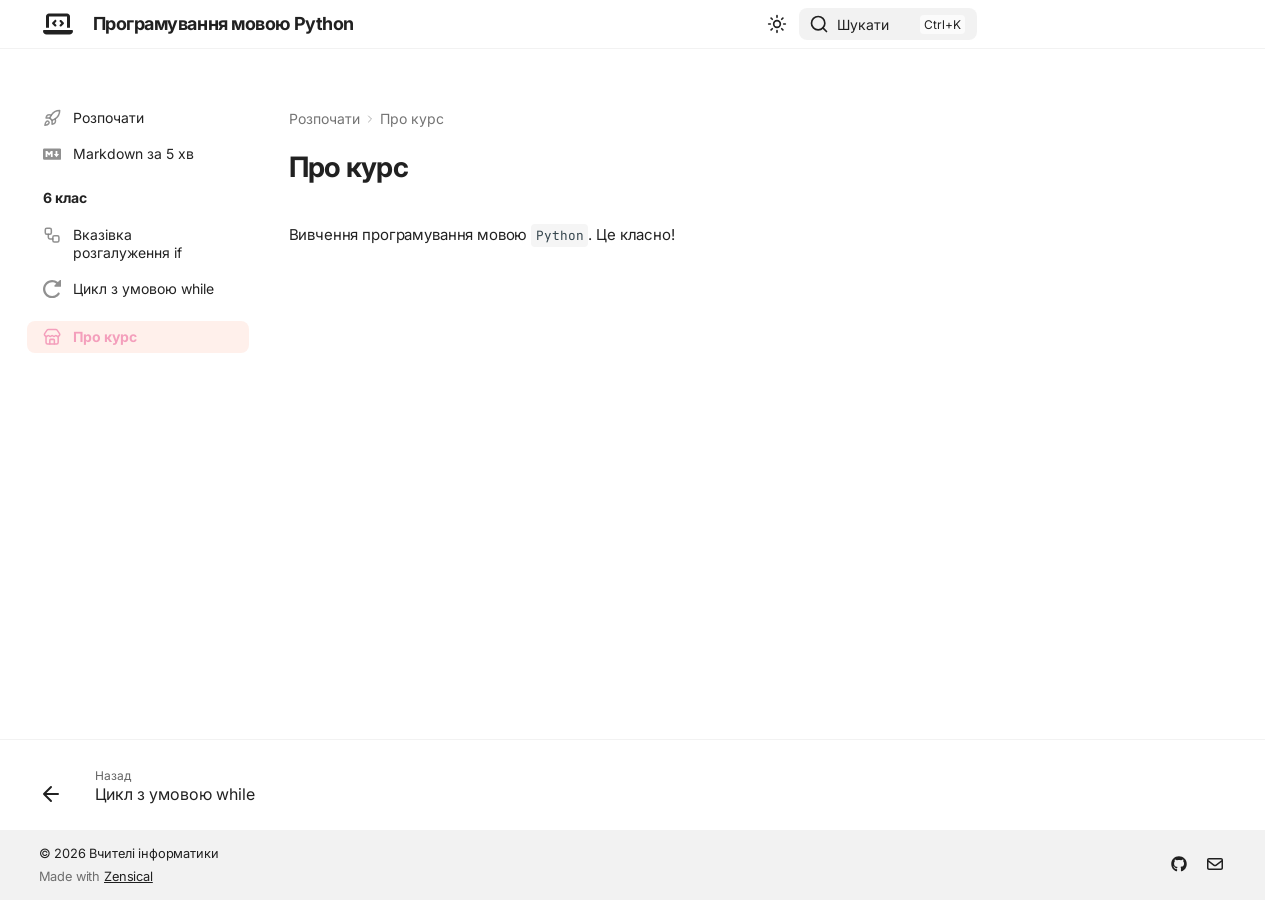
<file: about/index.html>
<!doctype html>
<html lang="uk" class="no-js">
  <head>
    
      <meta charset="utf-8">
      <meta name="viewport" content="width=device-width,initial-scale=1">
      
        <meta name="description" content="Навчальний курс">
      
      
        <meta name="author" content="Вчитель інформатики">
      
      
        <link rel="canonical" href="https://gtmizyuk.github.io/my-site1/about/">
      
      
        <link rel="prev" href="../6/while/">
      
      
      
        
      
      
      <link rel="icon" href="../assets/favicon.png">
      <meta name="generator" content="zensical-0.0.44">
    
    
      
        <title>Про курс - Програмування мовою Python</title>
      
    
    
      
        
      
      <link rel="stylesheet" href="../assets/stylesheets/modern/main.fba56155.min.css">
      
        
          
        
        <link rel="stylesheet" href="../assets/stylesheets/modern/palette.dfe2e883.min.css">
      
      
  
  
    
      
      
    
  
    
      
      
    
  
  
  <style>:root{--md-admonition-icon--info:url('data:image/svg+xml;charset=utf-8,%3Csvg%20xmlns%3D%22http%3A//www.w3.org/2000/svg%22%20viewBox%3D%220%200%20576%20512%22%3E%3C%21--%21%20Font%20Awesome%20Free%207.2.0%20by%20%40fontawesome%20-%20https%3A//fontawesome.com%20License%20-%20https%3A//fontawesome.com/license/free%20%28Icons%3A%20CC%20BY%204.0%2C%20Fonts%3A%20SIL%20OFL%201.1%2C%20Code%3A%20MIT%20License%29%20Copyright%202026%20Fonticons%2C%20Inc.--%3E%3Cpath%20fill%3D%22currentColor%22%20d%3D%22M528.3%2046.5H388.5c-48.1%200-89.9%2033.3-100.4%2080.3-10.6-47-52.3-80.3-100.4-80.3H48c-26.5%200-48%2021.5-48%2048v245.8c0%2026.5%2021.5%2048%2048%2048h89.7c102.2%200%20132.7%2024.4%20147.3%2075%20.7%202.8%205.2%202.8%206%200%2014.7-50.6%2045.2-75%20147.3-75H528c26.5%200%2048-21.5%2048-48V94.6c0-26.4-21.3-47.9-47.7-48.1M242%20311.9c0%201.9-1.5%203.5-3.5%203.5H78.2c-1.9%200-3.5-1.5-3.5-3.5V289c0-1.9%201.5-3.5%203.5-3.5h160.4c1.9%200%203.5%201.5%203.5%203.5v22.9zm0-60.9c0%201.9-1.5%203.5-3.5%203.5H78.2c-1.9%200-3.5-1.5-3.5-3.5v-22.9c0-1.9%201.5-3.5%203.5-3.5h160.4c1.9%200%203.5%201.5%203.5%203.5V251zm0-60.9c0%201.9-1.5%203.5-3.5%203.5H78.2c-1.9%200-3.5-1.5-3.5-3.5v-22.9c0-1.9%201.5-3.5%203.5-3.5h160.4c1.9%200%203.5%201.5%203.5%203.5v22.9zm259.3%20121.7c0%201.9-1.5%203.5-3.5%203.5H337.5c-1.9%200-3.5-1.5-3.5-3.5v-22.9c0-1.9%201.5-3.5%203.5-3.5h160.4c1.9%200%203.5%201.5%203.5%203.5v22.9zm0-60.9c0%201.9-1.5%203.5-3.5%203.5H337.5c-1.9%200-3.5-1.5-3.5-3.5V228c0-1.9%201.5-3.5%203.5-3.5h160.4c1.9%200%203.5%201.5%203.5%203.5v22.9zm0-60.9c0%201.9-1.5%203.5-3.5%203.5H337.5c-1.9%200-3.5-1.5-3.5-3.5v-22.8c0-1.9%201.5-3.5%203.5-3.5h160.4c1.9%200%203.5%201.5%203.5%203.5V190z%22/%3E%3C/svg%3E');--md-admonition-icon--note:url('data:image/svg+xml;charset=utf-8,%3Csvg%20xmlns%3D%22http%3A//www.w3.org/2000/svg%22%20viewBox%3D%220%200%20448%20512%22%3E%3C%21--%21%20Font%20Awesome%20Free%207.2.0%20by%20%40fontawesome%20-%20https%3A//fontawesome.com%20License%20-%20https%3A//fontawesome.com/license/free%20%28Icons%3A%20CC%20BY%204.0%2C%20Fonts%3A%20SIL%20OFL%201.1%2C%20Code%3A%20MIT%20License%29%20Copyright%202026%20Fonticons%2C%20Inc.--%3E%3Cpath%20fill%3D%22currentColor%22%20d%3D%22M64%20480c-35.3%200-64-28.7-64-64V96c0-35.3%2028.7-64%2064-64h320c35.3%200%2064%2028.7%2064%2064v213.5c0%2017-6.7%2033.3-18.7%2045.3L322.7%20461.3c-12%2012-28.3%2018.7-45.3%2018.7zm325.5-176H296c-13.3%200-24%2010.7-24%2024v93.5z%22/%3E%3C/svg%3E');}</style>



  
  
    
      
      
      
    
  
    
      
      
        
      
      
    
  
    
      
      
        
      
      
    
  
    
      
      
        
      
      
    
  
  
  <style>:root{.md-tag{--md-tag-icon:url('data:image/svg+xml;charset=utf-8,%3Csvg%20xmlns%3D%22http%3A//www.w3.org/2000/svg%22%20fill%3D%22none%22%20stroke%3D%22currentColor%22%20stroke-linecap%3D%22round%22%20stroke-linejoin%3D%22round%22%20stroke-width%3D%222%22%20class%3D%22lucide%20lucide-hash%22%20viewBox%3D%220%200%2024%2024%22%3E%3Cpath%20d%3D%22M4%209h16M4%2015h16M10%203%208%2021M16%203l-2%2018%22/%3E%3C/svg%3E');}.md-tag.md-tag--if{--md-tag-icon:url('data:image/svg+xml;charset=utf-8,%3Csvg%20xmlns%3D%22http%3A//www.w3.org/2000/svg%22%20viewBox%3D%220%200%20512%20512%22%3E%3C%21--%21%20Font%20Awesome%20Free%207.2.0%20by%20%40fontawesome%20-%20https%3A//fontawesome.com%20License%20-%20https%3A//fontawesome.com/license/free%20%28Icons%3A%20CC%20BY%204.0%2C%20Fonts%3A%20SIL%20OFL%201.1%2C%20Code%3A%20MIT%20License%29%20Copyright%202026%20Fonticons%2C%20Inc.--%3E%3Cpath%20fill%3D%22currentColor%22%20d%3D%22M342.6-22.6c-12.5-12.5-32.8-12.5-45.3%200l-96%2096c-12.5%2012.5-12.5%2032.8%200%2045.3s32.8%2012.5%2045.3%200L288%2077.3v195.9c-18.8-10.9-40.7-17.1-64-17.1H109.3l41.4-41.4c12.5-12.5%2012.5-32.8%200-45.3s-32.8-12.5-45.3%200l-96%2096c-12.5%2012.5-12.5%2032.8%200%2045.3l96%2096c12.5%2012.5%2032.8%2012.5%2045.3%200s12.5-32.8%200-45.3L109.3%20320H224c35.3%200%2064%2028.7%2064%2064%200%2070.7%2057.3%20128%20128%20128h32c17.7%200%2032-14.3%2032-32s-14.3-32-32-32h-32c-35.3%200-64-28.7-64-64V77.3l41.4%2041.4c12.5%2012.5%2032.8%2012.5%2045.3%200s12.5-32.8%200-45.3l-96-96z%22/%3E%3C/svg%3E');}.md-tag.md-tag--programming{--md-tag-icon:url('data:image/svg+xml;charset=utf-8,%3Csvg%20xmlns%3D%22http%3A//www.w3.org/2000/svg%22%20viewBox%3D%220%200%20576%20512%22%3E%3C%21--%21%20Font%20Awesome%20Free%207.2.0%20by%20%40fontawesome%20-%20https%3A//fontawesome.com%20License%20-%20https%3A//fontawesome.com/license/free%20%28Icons%3A%20CC%20BY%204.0%2C%20Fonts%3A%20SIL%20OFL%201.1%2C%20Code%3A%20MIT%20License%29%20Copyright%202026%20Fonticons%2C%20Inc.--%3E%3Cpath%20fill%3D%22currentColor%22%20d%3D%22M360.8%201.2c-17-4.9-34.7%205-39.6%2022l-128%20448c-4.9%2017%205%2034.7%2022%2039.6s34.7-5%2039.6-22l128-448c4.9-17-5-34.7-22-39.6m64.6%20136.1c-12.5%2012.5-12.5%2032.8%200%2045.3l73.4%2073.4-73.4%2073.4c-12.5%2012.5-12.5%2032.8%200%2045.3s32.8%2012.5%2045.3%200l96-96c12.5-12.5%2012.5-32.8%200-45.3l-96-96c-12.5-12.5-32.8-12.5-45.3%200zm-274.7%200c-12.5-12.5-32.8-12.5-45.3%200l-96%2096c-12.5%2012.5-12.5%2032.8%200%2045.3l96%2096c12.5%2012.5%2032.8%2012.5%2045.3%200s12.5-32.8%200-45.3L77.3%20256l73.3-73.4c12.5-12.5%2012.5-32.8%200-45.3z%22/%3E%3C/svg%3E');}.md-tag.md-tag--python{--md-tag-icon:url('data:image/svg+xml;charset=utf-8,%3Csvg%20xmlns%3D%22http%3A//www.w3.org/2000/svg%22%20viewBox%3D%220%200%20448%20512%22%3E%3C%21--%21%20Font%20Awesome%20Free%207.2.0%20by%20%40fontawesome%20-%20https%3A//fontawesome.com%20License%20-%20https%3A//fontawesome.com/license/free%20%28Icons%3A%20CC%20BY%204.0%2C%20Fonts%3A%20SIL%20OFL%201.1%2C%20Code%3A%20MIT%20License%29%20Copyright%202026%20Fonticons%2C%20Inc.--%3E%3Cpath%20fill%3D%22currentColor%22%20d%3D%22M439.8%20200.5c-7.7-30.9-22.3-54.2-53.4-54.2h-40.1v47.4c0%2036.8-31.2%2067.8-66.8%2067.8H172.7c-29.2%200-53.4%2025-53.4%2054.3v101.8c0%2029%2025.2%2046%2053.4%2054.3%2033.8%209.9%2066.3%2011.7%20106.8%200%2026.9-7.8%2053.4-23.5%2053.4-54.3v-40.7H226.2v-13.6h160.2c31.1%200%2042.6-21.7%2053.4-54.2%2011.2-33.5%2010.7-65.7%200-108.6M286.2%20444.7a20.4%2020.4%200%201%201%200-40.7%2020.4%2020.4%200%201%201%200%2040.7M167.8%20248.1h106.8c29.7%200%2053.4-24.5%2053.4-54.3V91.9c0-29-24.4-50.7-53.4-55.6-35.8-5.9-74.7-5.6-106.8.1-45.2%208-53.4%2024.7-53.4%2055.6v40.7h106.9v13.6h-147c-31.1%200-58.3%2018.7-66.8%2054.2-9.8%2040.7-10.2%2066.1%200%20108.6%207.6%2031.6%2025.7%2054.2%2056.8%2054.2H101v-48.8c0-35.3%2030.5-66.4%2066.8-66.4m-6.6-183.4a20.4%2020.4%200%201%201%200%2040.8%2020.4%2020.4%200%201%201%200-40.8%22/%3E%3C/svg%3E');}}</style>

    
    
      
    
    
      
        
        
        <link rel="preconnect" href="https://fonts.gstatic.com" crossorigin>
        <link rel="stylesheet" href="https://fonts.googleapis.com/css?family=Inter:300,300i,400,400i,500,500i,700,700i%7CJetBrains+Mono:400,400i,700,700i&amp;display=fallback">
        <style>:root{--md-text-font:"Inter";--md-code-font:"JetBrains Mono"}</style>
      
    
    
      <link rel="stylesheet" href="../stylesheets/extra.css">
    
    <script>__md_scope=new URL("..",location),__md_scope.pathname.endsWith("/")||(__md_scope=new URL(__md_scope.pathname+"/",location)),__md_hash=e=>[...e].reduce(((e,t)=>(e<<5)-e+t.charCodeAt(0)),0),__md_get=(e,t=localStorage,_=__md_scope)=>JSON.parse(t.getItem(_.pathname+"."+e)),__md_set=(e,t,_=localStorage,a=__md_scope)=>{try{_.setItem(a.pathname+"."+e,JSON.stringify(t))}catch(e){}},document.documentElement.setAttribute("data-platform",navigator.platform)</script>
    
      

    
    
  </head>
  
  
    
    
      
    
    
    
    
    <body dir="ltr" data-md-color-scheme="default" data-md-color-primary="teal" data-md-color-accent="deep-orange">
  
    
    <input class="md-toggle" data-md-toggle="drawer" type="checkbox" id="__drawer" autocomplete="off">
    <input class="md-toggle" data-md-toggle="search" type="checkbox" id="__search" autocomplete="off">
    <label class="md-overlay" for="__drawer" aria-label="Навігація"></label>
    <div data-md-component="skip">
      
        
        <a href="#_1" class="md-skip">
          Перейти до змісту
        </a>
      
    </div>
    <div data-md-component="announce">
      
    </div>
    
    
      

  

<header class="md-header md-header--shadow" data-md-component="header">
  <nav class="md-header__inner md-grid" aria-label="Хедер">
    <a href="./.." title="Програмування мовою Python" class="md-header__button md-logo" aria-label="Програмування мовою Python" data-md-component="logo">
      
  
  <svg xmlns="http://www.w3.org/2000/svg" viewBox="0 0 640 512"><!--! Font Awesome Free 7.2.0 by @fontawesome - https://fontawesome.com License - https://fontawesome.com/license/free (Icons: CC BY 4.0, Fonts: SIL OFL 1.1, Code: MIT License) Copyright 2026 Fonticons, Inc.--><path fill="currentColor" d="M64 96c0-35.3 28.7-64 64-64h384c35.3 0 64 28.7 64 64v240h-64V96H128v240H64zM0 403.2C0 392.6 8.6 384 19.2 384h601.6c10.6 0 19.2 8.6 19.2 19.2 0 42.4-34.4 76.8-76.8 76.8H76.8C34.4 480 0 445.6 0 403.2M281 209l-31 31 31 31c9.4 9.4 9.4 24.6 0 33.9s-24.6 9.4-33.9 0l-48-48c-9.4-9.4-9.4-24.6 0-33.9l48-48c9.4-9.4 24.6-9.4 33.9 0s9.4 24.6 0 33.9zm112-34 48 48c9.4 9.4 9.4 24.6 0 33.9l-48 48c-9.4 9.4-24.6 9.4-33.9 0s-9.4-24.6 0-33.9l31-31-31-31c-9.4-9.4-9.4-24.6 0-33.9s24.6-9.4 33.9 0z"/></svg>

    </a>
    <label class="md-header__button md-icon" for="__drawer" aria-label="Навігація">
      
      <svg xmlns="http://www.w3.org/2000/svg" fill="none" stroke="currentColor" stroke-linecap="round" stroke-linejoin="round" stroke-width="2" class="lucide lucide-menu" viewBox="0 0 24 24"><path d="M4 5h16M4 12h16M4 19h16"/></svg>
    </label>
    <div class="md-header__title" data-md-component="header-title">
      <div class="md-header__ellipsis">
        <div class="md-header__topic">
          <span class="md-ellipsis">
            Програмування мовою Python
          </span>
        </div>
        <div class="md-header__topic" data-md-component="header-topic">
          <span class="md-ellipsis">
            
              Про курс
            
          </span>
        </div>
      </div>
    </div>
    
      
        <form class="md-header__option" data-md-component="palette">
  
    
    
    
    <input class="md-option" data-md-color-media="none" data-md-color-scheme="default" data-md-color-primary="teal" data-md-color-accent="deep-orange"  aria-label="Увімкнути темну тему"  type="radio" name="__palette" id="__palette_0">
    
      <label class="md-header__button md-icon" title="Увімкнути темну тему" for="__palette_1" hidden>
        <svg xmlns="http://www.w3.org/2000/svg" fill="none" stroke="currentColor" stroke-linecap="round" stroke-linejoin="round" stroke-width="2" class="lucide lucide-sun" viewBox="0 0 24 24"><circle cx="12" cy="12" r="4"/><path d="M12 2v2M12 20v2M4.93 4.93l1.41 1.41M17.66 17.66l1.41 1.41M2 12h2M20 12h2M6.34 17.66l-1.41 1.41M19.07 4.93l-1.41 1.41"/></svg>
      </label>
    
  
    
    
    
    <input class="md-option" data-md-color-media="none" data-md-color-scheme="slate" data-md-color-primary="indigo" data-md-color-accent="indigo"  aria-label="Увімкнути світлу тему"  type="radio" name="__palette" id="__palette_1">
    
      <label class="md-header__button md-icon" title="Увімкнути світлу тему" for="__palette_0" hidden>
        <svg xmlns="http://www.w3.org/2000/svg" fill="none" stroke="currentColor" stroke-linecap="round" stroke-linejoin="round" stroke-width="2" class="lucide lucide-moon" viewBox="0 0 24 24"><path d="M20.985 12.486a9 9 0 1 1-9.473-9.472c.405-.022.617.46.402.803a6 6 0 0 0 8.268 8.268c.344-.215.825-.004.803.401"/></svg>
      </label>
    
  
</form>
      
    
    
      <script>var palette=__md_get("__palette");if(palette&&palette.color){if("(prefers-color-scheme)"===palette.color.media){var media=matchMedia("(prefers-color-scheme: light)"),input=document.querySelector(media.matches?"[data-md-color-media='(prefers-color-scheme: light)']":"[data-md-color-media='(prefers-color-scheme: dark)']");palette.color.media=input.getAttribute("data-md-color-media"),palette.color.scheme=input.getAttribute("data-md-color-scheme"),palette.color.primary=input.getAttribute("data-md-color-primary"),palette.color.accent=input.getAttribute("data-md-color-accent")}for(var[key,value]of Object.entries(palette.color))document.body.setAttribute("data-md-color-"+key,value)}</script>
    
    
    
      
      
        <label class="md-header__button md-icon" for="__search" aria-label="Шукати">
          
          <svg xmlns="http://www.w3.org/2000/svg" fill="none" stroke="currentColor" stroke-linecap="round" stroke-linejoin="round" stroke-width="2" class="lucide lucide-search" viewBox="0 0 24 24"><path d="m21 21-4.34-4.34"/><circle cx="11" cy="11" r="8"/></svg>
        </label>
        <div class="md-search" data-md-component="search" role="dialog" aria-label="Шукати">
  <button type="button" class="md-search__button">
    Шукати
  </button>
</div>
      
    
    <div class="md-header__source">
      
    </div>
  </nav>
  
</header>
    
    <div class="md-container" data-md-component="container">
      
      
        
          
        
      
      <main class="md-main" data-md-component="main">
        <div class="md-main__inner md-grid">
          
            
              
              <div class="md-sidebar md-sidebar--primary" data-md-component="sidebar" data-md-type="navigation" >
                <div class="md-sidebar__scrollwrap">
                  <div class="md-sidebar__inner">
                    



<nav class="md-nav md-nav--primary" aria-label="Навігація" data-md-level="0">
  <label class="md-nav__title" for="__drawer">
    <a href="./.." title="Програмування мовою Python" class="md-nav__button md-logo" aria-label="Програмування мовою Python" data-md-component="logo">
      
  
  <svg xmlns="http://www.w3.org/2000/svg" viewBox="0 0 640 512"><!--! Font Awesome Free 7.2.0 by @fontawesome - https://fontawesome.com License - https://fontawesome.com/license/free (Icons: CC BY 4.0, Fonts: SIL OFL 1.1, Code: MIT License) Copyright 2026 Fonticons, Inc.--><path fill="currentColor" d="M64 96c0-35.3 28.7-64 64-64h384c35.3 0 64 28.7 64 64v240h-64V96H128v240H64zM0 403.2C0 392.6 8.6 384 19.2 384h601.6c10.6 0 19.2 8.6 19.2 19.2 0 42.4-34.4 76.8-76.8 76.8H76.8C34.4 480 0 445.6 0 403.2M281 209l-31 31 31 31c9.4 9.4 9.4 24.6 0 33.9s-24.6 9.4-33.9 0l-48-48c-9.4-9.4-9.4-24.6 0-33.9l48-48c9.4-9.4 24.6-9.4 33.9 0s9.4 24.6 0 33.9zm112-34 48 48c9.4 9.4 9.4 24.6 0 33.9l-48 48c-9.4 9.4-24.6 9.4-33.9 0s-9.4-24.6 0-33.9l31-31-31-31c-9.4-9.4-9.4-24.6 0-33.9s24.6-9.4 33.9 0z"/></svg>

    </a>
    Програмування мовою Python
  </label>
  
  <ul class="md-nav__list" data-md-scrollfix>
    
      
      
  
  
  
  
    <li class="md-nav__item">
      <a href="./.." class="md-nav__link">
        
  
  
    <svg xmlns="http://www.w3.org/2000/svg" fill="none" stroke="currentColor" stroke-linecap="round" stroke-linejoin="round" stroke-width="2" class="lucide lucide-rocket" viewBox="0 0 24 24"><path d="M12 15v5s3.03-.55 4-2c1.08-1.62 0-5 0-5M4.5 16.5c-1.5 1.26-2 5-2 5s3.74-.5 5-2c.71-.84.7-2.13-.09-2.91a2.18 2.18 0 0 0-2.91-.09"/><path d="M9 12a22 22 0 0 1 2-3.95A12.88 12.88 0 0 1 22 2c0 2.72-.78 7.5-6 11a22.4 22.4 0 0 1-4 2z"/><path d="M9 12H4s.55-3.03 2-4c1.62-1.08 5 .05 5 .05"/></svg>
  
  <span class="md-ellipsis">
    
  
  Розпочати

    
  </span>
  
  

      </a>
    </li>
  

    
      
      
  
  
  
  
    <li class="md-nav__item">
      <a href="../markdown/" class="md-nav__link">
        
  
  
    <svg xmlns="http://www.w3.org/2000/svg" viewBox="0 0 24 24"><path d="M22.27 19.385H1.73A1.73 1.73 0 0 1 0 17.655V6.345a1.73 1.73 0 0 1 1.73-1.73h20.54A1.73 1.73 0 0 1 24 6.345v11.308a1.73 1.73 0 0 1-1.73 1.731zM5.769 15.923v-4.5l2.308 2.885 2.307-2.885v4.5h2.308V8.078h-2.308l-2.307 2.885-2.308-2.885H3.46v7.847zM21.232 12h-2.309V8.077h-2.307V12h-2.308l3.461 4.039z"/></svg>
  
  <span class="md-ellipsis">
    
  
  Markdown за 5 хв

    
  </span>
  
  

      </a>
    </li>
  

    
      
      
  
  
  
  
    
    
      
        
      
        
      
    
    
    
      
        
        
      
    
    
    <li class="md-nav__item md-nav__item--section md-nav__item--nested">
      
        
        
        <input class="md-nav__toggle md-toggle " type="checkbox" id="__nav_3" >
        
          
          <label class="md-nav__link" for="__nav_3" id="__nav_3_label" tabindex="">
            
  
  
  <span class="md-ellipsis">
    
  
  6 клас

    
  </span>
  
  

            <span class="md-nav__icon md-icon"></span>
          </label>
        
        <nav class="md-nav" data-md-level="1" aria-labelledby="__nav_3_label" aria-expanded="false">
          <label class="md-nav__title" for="__nav_3">
            <span class="md-nav__icon md-icon"></span>
            
  
  6 клас

          </label>
          <ul class="md-nav__list" data-md-scrollfix>
            
              
                
  
  
  
  
    <li class="md-nav__item">
      <a href="../6/if/" class="md-nav__link">
        
  
  
    <svg xmlns="http://www.w3.org/2000/svg" fill="none" stroke="currentColor" stroke-linecap="round" stroke-linejoin="round" stroke-width="2" class="lucide lucide-workflow" viewBox="0 0 24 24"><rect width="8" height="8" x="3" y="3" rx="2"/><path d="M7 11v4a2 2 0 0 0 2 2h4"/><rect width="8" height="8" x="13" y="13" rx="2"/></svg>
  
  <span class="md-ellipsis">
    
  
  Вказівка розгалуження if

    
  </span>
  
  

      </a>
    </li>
  

              
            
              
                
  
  
  
  
    <li class="md-nav__item">
      <a href="../6/while/" class="md-nav__link">
        
  
  
    <svg xmlns="http://www.w3.org/2000/svg" viewBox="0 0 512 512"><!--! Font Awesome Free 7.2.0 by @fontawesome - https://fontawesome.com License - https://fontawesome.com/license/free (Icons: CC BY 4.0, Fonts: SIL OFL 1.1, Code: MIT License) Copyright 2026 Fonticons, Inc.--><path fill="currentColor" d="M488 192H344c-9.7 0-18.5-5.8-22.2-14.8s-1.7-19.3 5.2-26.2l46.7-46.7C298.4 45.7 189.4 51 120.2 120.2c-75 75-75 196.5 0 271.5s196.5 75 271.5 0q12.3-12.3 21.9-26.1c10.1-14.5 30.1-18 44.6-7.9s18 30.1 7.9 44.6c-8.5 12.2-18.2 23.8-29.1 34.7-100 100-262.1 100-362 0S-25 175 75 75c94.3-94.3 243.7-99.6 344.3-16.2L471 7c6.9-6.9 17.2-8.9 26.2-5.2S512 14.3 512 24v144c0 13.3-10.7 24-24 24"/></svg>
  
  <span class="md-ellipsis">
    
  
  Цикл з умовою while

    
  </span>
  
  

      </a>
    </li>
  

              
            
          </ul>
        </nav>
      
    </li>
  

    
      
      
  
  
    
  
  
  
    
    
      
        
          
        
      
    
    
    
      
        
        
      
    
    
    <li class="md-nav__item md-nav__item--active md-nav__item--section md-nav__item--nested">
      
        
        
        <input class="md-nav__toggle md-toggle " type="checkbox" id="__nav_4" checked>
        
          
          <div class="md-nav__link md-nav__container">
            <a href="././" class="md-nav__link md-nav__link--active">
              
  
  
    <svg xmlns="http://www.w3.org/2000/svg" fill="none" stroke="currentColor" stroke-linecap="round" stroke-linejoin="round" stroke-width="2" class="lucide lucide-store" viewBox="0 0 24 24"><path d="M15 21v-5a1 1 0 0 0-1-1h-4a1 1 0 0 0-1 1v5M17.774 10.31a1.12 1.12 0 0 0-1.549 0 2.5 2.5 0 0 1-3.451 0 1.12 1.12 0 0 0-1.548 0 2.5 2.5 0 0 1-3.452 0 1.12 1.12 0 0 0-1.549 0 2.5 2.5 0 0 1-3.77-3.248l2.889-4.184A2 2 0 0 1 7 2h10a2 2 0 0 1 1.653.873l2.895 4.192a2.5 2.5 0 0 1-3.774 3.244"/><path d="M4 10.95V19a2 2 0 0 0 2 2h12a2 2 0 0 0 2-2v-8.05"/></svg>
  
  <span class="md-ellipsis">
    
  
  Про курс

    
  </span>
  
  

            </a>
            
          </div>
        
        <nav class="md-nav" data-md-level="1" aria-labelledby="__nav_4_label" aria-expanded="true">
          <label class="md-nav__title" for="__nav_4">
            <span class="md-nav__icon md-icon"></span>
            
  
  Про курс

          </label>
          <ul class="md-nav__list" data-md-scrollfix>
            
              
            
          </ul>
        </nav>
      
    </li>
  

    
  </ul>
</nav>
                  </div>
                </div>
              </div>
            
            
              
              <div class="md-sidebar md-sidebar--secondary" data-md-component="sidebar" data-md-type="toc" >
                <div class="md-sidebar__scrollwrap">
                  
                    
                    
                    
                      
                    
                    
                  
                  <div class="md-sidebar__inner">
                    


<nav class="md-nav md-nav--secondary" aria-label="Зміст">
  
  
  
    
  
  
</nav>
                  </div>
                </div>
              </div>
            
          
          
            <div class="md-content" data-md-component="content">
              
                



  


  <nav class="md-path" aria-label="Навігація" >
    <ol class="md-path__list">
      
        
  
  
    <li class="md-path__item">
      <a href="./.." class="md-path__link">
        
  
  <span class="md-ellipsis">
    Розпочати
  </span>

      </a>
    </li>
  

      
      
        
  
  
    
    
      
        
          
        
      
    
    
    
    
      <li class="md-path__item">
        <a href="././" class="md-path__link">
          
  
  <span class="md-ellipsis">
    Про курс
  </span>

        </a>
      </li>
    
  

      
    </ol>
  </nav>

              
              <article class="md-content__inner md-typeset">
                
                  

<h1 id="_1">Про курс<a class="headerlink" href="#_1" title="Permanent link">&para;</a></h1>
<p>Вивчення програмування мовою <code>Python</code>. Це класно!</p>









  
  






                
              </article>
            </div>
          
          
  <script>var tabs=__md_get("__tabs");if(Array.isArray(tabs))e:for(var set of document.querySelectorAll(".tabbed-set")){var labels=set.querySelector(".tabbed-labels");for(var tab of tabs)for(var label of labels.getElementsByTagName("label"))if(label.innerText.trim()===tab){var input=document.getElementById(label.htmlFor);input.checked=!0;continue e}}</script>

<script>var target=document.getElementById(location.hash.slice(1));target&&target.name&&(target.checked=target.name.startsWith("__tabbed_"))</script>
        </div>
        
          <button type="button" class="md-top md-icon" data-md-component="top" hidden>
  
  <svg xmlns="http://www.w3.org/2000/svg" fill="none" stroke="currentColor" stroke-linecap="round" stroke-linejoin="round" stroke-width="2" class="lucide lucide-circle-arrow-up" viewBox="0 0 24 24"><circle cx="12" cy="12" r="10"/><path d="m16 12-4-4-4 4M12 16V8"/></svg>
  Повернутись нагору
</button>
        
      </main>
      
        <footer class="md-footer">
  
    
      
      <nav class="md-footer__inner md-grid" aria-label="Футер" >
        
          
          <a href="../6/while/" class="md-footer__link md-footer__link--prev" aria-label="Назад: Цикл з умовою while">
            <div class="md-footer__button md-icon">
              
              <svg xmlns="http://www.w3.org/2000/svg" fill="none" stroke="currentColor" stroke-linecap="round" stroke-linejoin="round" stroke-width="2" class="lucide lucide-arrow-left" viewBox="0 0 24 24"><path d="m12 19-7-7 7-7M19 12H5"/></svg>
            </div>
            <div class="md-footer__title">
              <span class="md-footer__direction">
                Назад
              </span>
              <div class="md-ellipsis">
                Цикл з умовою while
              </div>
            </div>
          </a>
        
        
      </nav>
    
  
  <div class="md-footer-meta md-typeset">
    <div class="md-footer-meta__inner md-grid">
      <div class="md-copyright">
  
    <div class="md-copyright__highlight">
      &copy; 2026 Вчителі інформатики

    </div>
  
  
    Made with
    <a href="https://zensical.org/" target="_blank" rel="noopener">
      Zensical
    </a>
  
</div>
      
        
<div class="md-social">
  
    
    
    
    
    <a href="https://github.com/user/repo" target="_blank" rel="noopener" title="Сховище на GitHub" class="md-social__link">
      <svg xmlns="http://www.w3.org/2000/svg" viewBox="0 0 512 512"><!--! Font Awesome Free 7.2.0 by @fontawesome - https://fontawesome.com License - https://fontawesome.com/license/free (Icons: CC BY 4.0, Fonts: SIL OFL 1.1, Code: MIT License) Copyright 2026 Fonticons, Inc.--><path fill="currentColor" d="M173.9 397.4c0 2-2.3 3.6-5.2 3.6-3.3.3-5.6-1.3-5.6-3.6 0-2 2.3-3.6 5.2-3.6 3-.3 5.6 1.3 5.6 3.6m-31.1-4.5c-.7 2 1.3 4.3 4.3 4.9 2.6 1 5.6 0 6.2-2s-1.3-4.3-4.3-5.2c-2.6-.7-5.5.3-6.2 2.3m44.2-1.7c-2.9.7-4.9 2.6-4.6 4.9.3 2 2.9 3.3 5.9 2.6 2.9-.7 4.9-2.6 4.6-4.6-.3-1.9-3-3.2-5.9-2.9M252.8 8C114.1 8 8 113.3 8 252c0 110.9 69.8 205.8 169.5 239.2 12.8 2.3 17.3-5.6 17.3-12.1 0-6.2-.3-40.4-.3-61.4 0 0-70 15-84.7-29.8 0 0-11.4-29.1-27.8-36.6 0 0-22.9-15.7 1.6-15.4 0 0 24.9 2 38.6 25.8 21.9 38.6 58.6 27.5 72.9 20.9 2.3-16 8.8-27.1 16-33.7-55.9-6.2-112.3-14.3-112.3-110.5 0-27.5 7.6-41.3 23.6-58.9-2.6-6.5-11.1-33.3 2.6-67.9 20.9-6.5 69 27 69 27 20-5.6 41.5-8.5 62.8-8.5s42.8 2.9 62.8 8.5c0 0 48.1-33.6 69-27 13.7 34.7 5.2 61.4 2.6 67.9 16 17.7 25.8 31.5 25.8 58.9 0 96.5-58.9 104.2-114.8 110.5 9.2 7.9 17 22.9 17 46.4 0 33.7-.3 75.4-.3 83.6 0 6.5 4.6 14.4 17.3 12.1C436.2 457.8 504 362.9 504 252 504 113.3 391.5 8 252.8 8M105.2 352.9c-1.3 1-1 3.3.7 5.2 1.6 1.6 3.9 2.3 5.2 1 1.3-1 1-3.3-.7-5.2-1.6-1.6-3.9-2.3-5.2-1m-10.8-8.1c-.7 1.3.3 2.9 2.3 3.9 1.6 1 3.6.7 4.3-.7.7-1.3-.3-2.9-2.3-3.9-2-.6-3.6-.3-4.3.7m32.4 35.6c-1.6 1.3-1 4.3 1.3 6.2 2.3 2.3 5.2 2.6 6.5 1 1.3-1.3.7-4.3-1.3-6.2-2.2-2.3-5.2-2.6-6.5-1m-11.4-14.7c-1.6 1-1.6 3.6 0 5.9s4.3 3.3 5.6 2.3c1.6-1.3 1.6-3.9 0-6.2-1.4-2.3-4-3.3-5.6-2"/></svg>
    </a>
  
    
    
    
    
    <a href="mailto:gtmizyuk@gmail.com" target="_blank" rel="noopener" title="Електронна пошта" class="md-social__link">
      <svg xmlns="http://www.w3.org/2000/svg" viewBox="0 0 512 512"><!--! Font Awesome Free 7.2.0 by @fontawesome - https://fontawesome.com License - https://fontawesome.com/license/free (Icons: CC BY 4.0, Fonts: SIL OFL 1.1, Code: MIT License) Copyright 2026 Fonticons, Inc.--><path fill="currentColor" d="M61.4 64C27.5 64 0 91.5 0 125.4c0 .9 0 1.7.1 2.6H0v256c0 35.3 28.7 64 64 64h384c35.3 0 64-28.7 64-64V128h-.1c0-.9.1-1.7.1-2.6 0-33.9-27.5-61.4-61.4-61.4zM464 192.3V384c0 8.8-7.2 16-16 16H64c-8.8 0-16-7.2-16-16V192.3l154.8 117.4c31.4 23.9 74.9 23.9 106.4 0zM48 125.4c0-7.4 6-13.4 13.4-13.4h389.2c7.4 0 13.4 6 13.4 13.4 0 4.2-2 8.2-5.3 10.7L280.2 271.5c-14.3 10.8-34.1 10.8-48.4 0L53.3 136.1c-3.3-2.5-5.3-6.5-5.3-10.7"/></svg>
    </a>
  
</div>
      
    </div>
  </div>
</footer>
      
    </div>
    <div class="md-dialog" data-md-component="dialog">
      <div class="md-dialog__inner md-typeset"></div>
    </div>
    
    
    
      
      
      <script id="__config" type="application/json">{"annotate":null,"base":"..","features":["announce.dismiss","content.code.annotate","content.code.copy","content.code.select","content.footnote.tooltips","content.tabs.link","content.tooltips","navigation.footer","navigation.indexes","navigation.instant","navigation.instant.prefetch","navigation.path","navigation.sections","navigation.top","navigation.tracking","search.highlight"],"search":"../assets/javascripts/workers/search.e2d2d235.min.js","tags":{"python":"python","програмування":"programming","розгалуження":"if"},"translations":{"clipboard.copied":"Скопійовано в буфер","clipboard.copy":"Скопіювати в буфер","search.result.more.one":"Ще 1 збіг на цій сторінці","search.result.more.other":"Ще # збігів на цій сторінці","search.result.none":"Збігів не знайдено","search.result.one":"Знайдено 1 збіг","search.result.other":"Знайдено # збігів","search.result.placeholder":"Розпочніть писати для пошуку","search.result.term.missing":"Не знайдено запиту","select.version":"Обрати версію"},"version":null}</script>
    
    
      <script src="../assets/javascripts/bundle.6e5f0216.min.js"></script>
      
    
  </body>
</html>
</file>
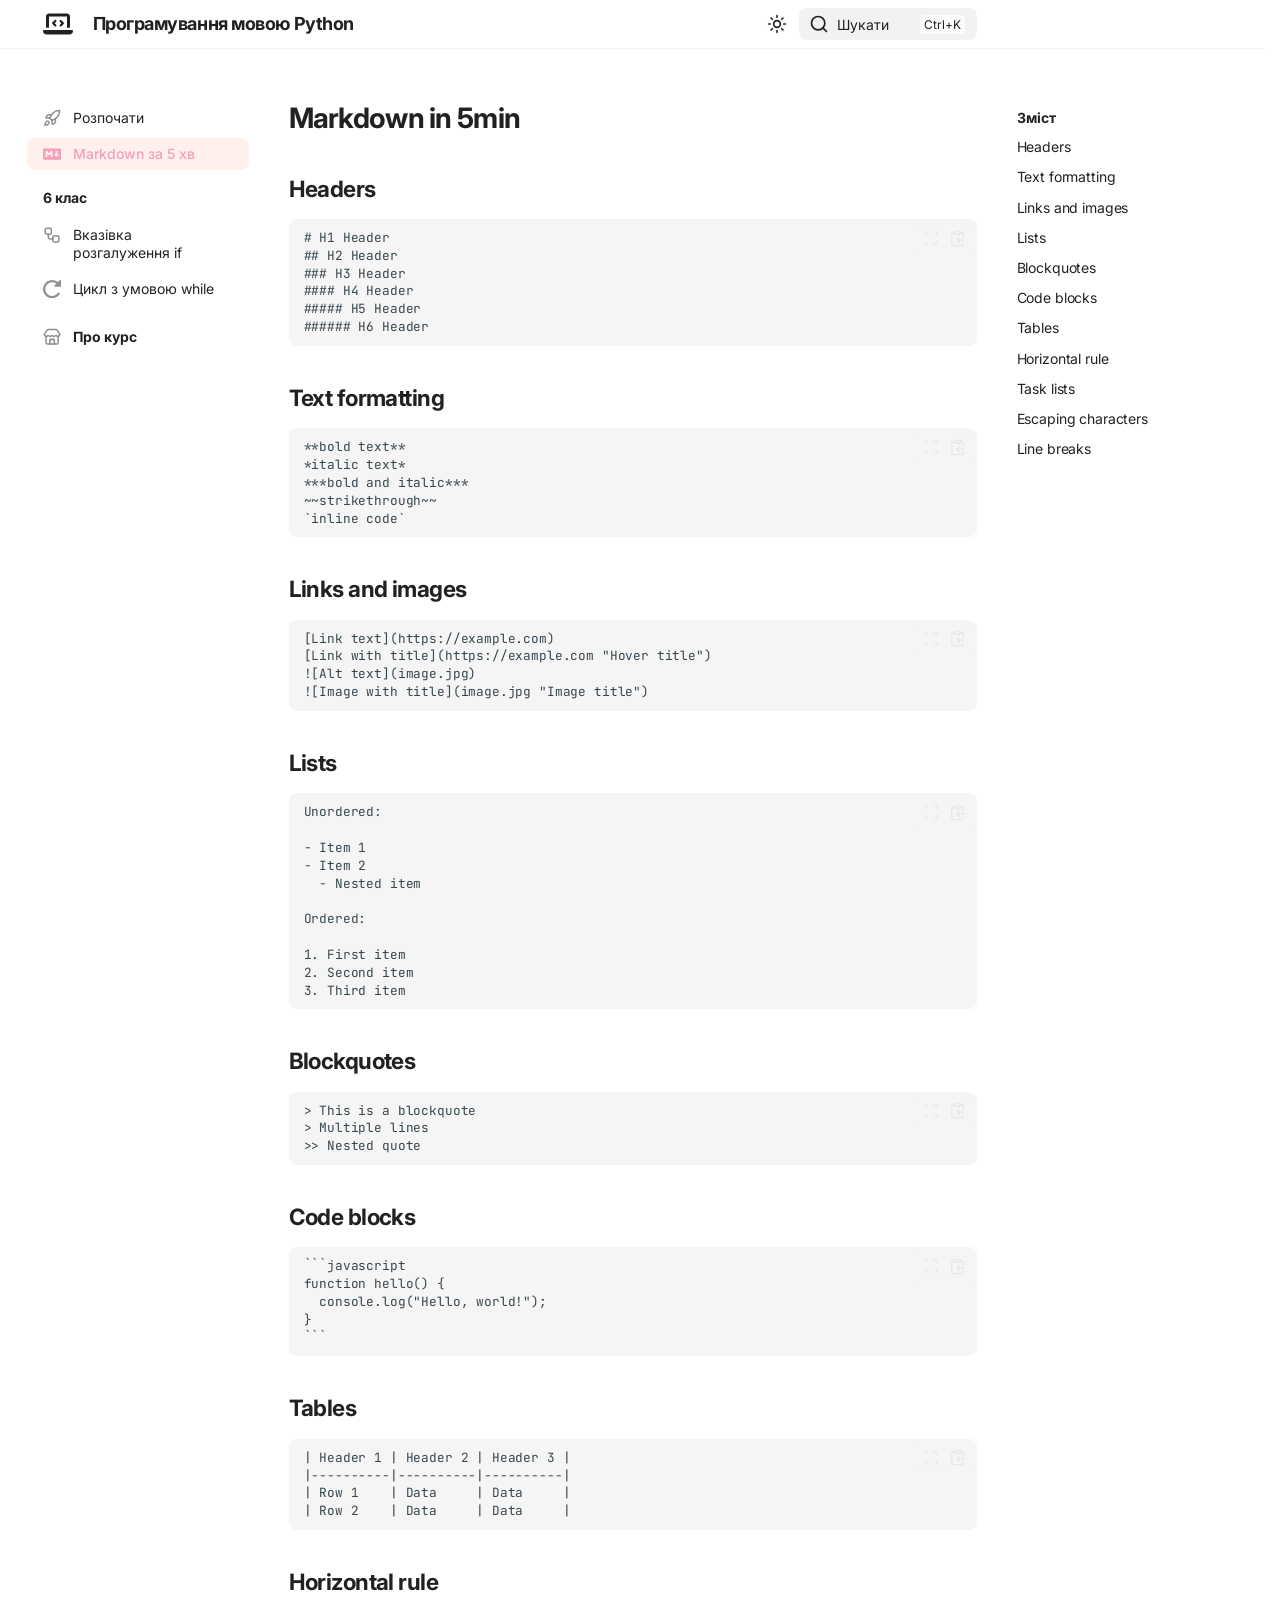
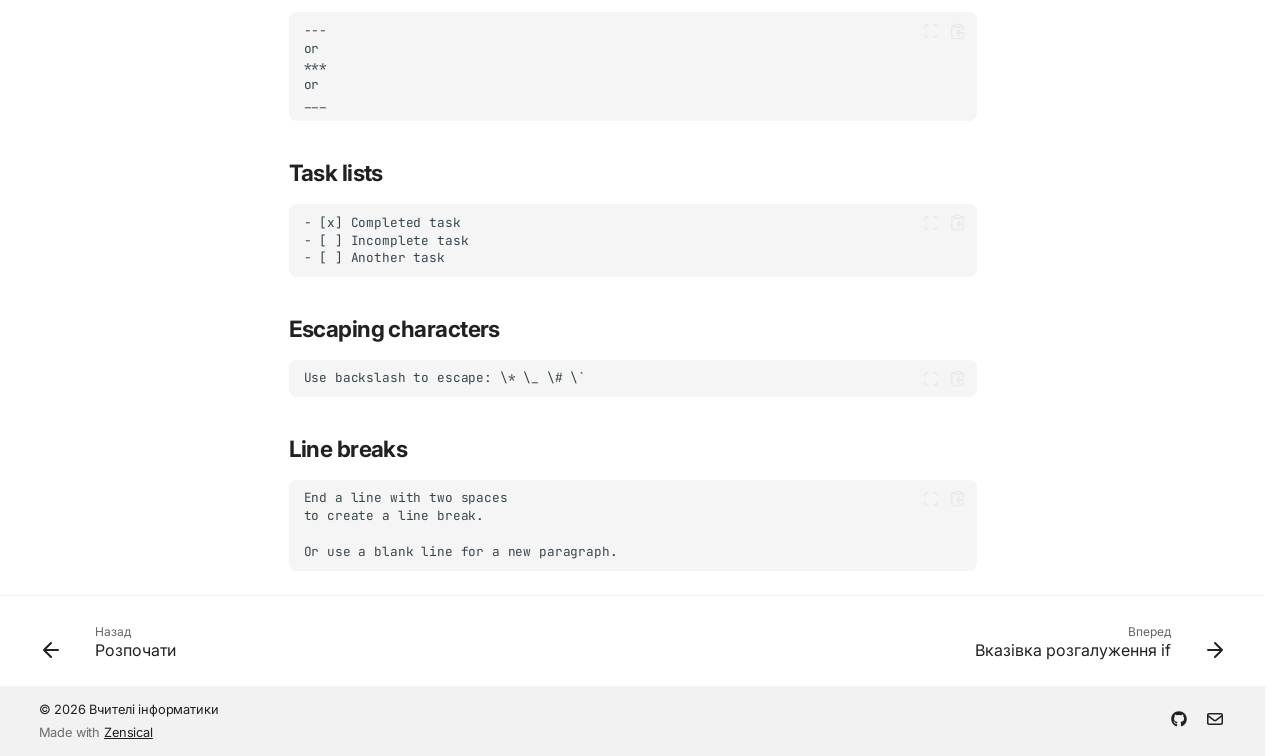
<file: markdown/index.html>
<!doctype html>
<html lang="uk" class="no-js">
  <head>
    
      <meta charset="utf-8">
      <meta name="viewport" content="width=device-width,initial-scale=1">
      
        <meta name="description" content="Навчальний курс">
      
      
        <meta name="author" content="Вчитель інформатики">
      
      
        <link rel="canonical" href="https://gtmizyuk.github.io/my-site1/markdown/">
      
      
        <link rel="prev" href="./..">
      
      
        <link rel="next" href="../6/if/">
      
      
        
      
      
      <link rel="icon" href="../assets/favicon.png">
      <meta name="generator" content="zensical-0.0.44">
    
    
      
        <title>Markdown in 5min - Програмування мовою Python</title>
      
    
    
      
        
      
      <link rel="stylesheet" href="../assets/stylesheets/modern/main.fba56155.min.css">
      
        
          
        
        <link rel="stylesheet" href="../assets/stylesheets/modern/palette.dfe2e883.min.css">
      
      
  
  
    
      
      
    
  
    
      
      
    
  
  
  <style>:root{--md-admonition-icon--info:url('data:image/svg+xml;charset=utf-8,%3Csvg%20xmlns%3D%22http%3A//www.w3.org/2000/svg%22%20viewBox%3D%220%200%20576%20512%22%3E%3C%21--%21%20Font%20Awesome%20Free%207.2.0%20by%20%40fontawesome%20-%20https%3A//fontawesome.com%20License%20-%20https%3A//fontawesome.com/license/free%20%28Icons%3A%20CC%20BY%204.0%2C%20Fonts%3A%20SIL%20OFL%201.1%2C%20Code%3A%20MIT%20License%29%20Copyright%202026%20Fonticons%2C%20Inc.--%3E%3Cpath%20fill%3D%22currentColor%22%20d%3D%22M528.3%2046.5H388.5c-48.1%200-89.9%2033.3-100.4%2080.3-10.6-47-52.3-80.3-100.4-80.3H48c-26.5%200-48%2021.5-48%2048v245.8c0%2026.5%2021.5%2048%2048%2048h89.7c102.2%200%20132.7%2024.4%20147.3%2075%20.7%202.8%205.2%202.8%206%200%2014.7-50.6%2045.2-75%20147.3-75H528c26.5%200%2048-21.5%2048-48V94.6c0-26.4-21.3-47.9-47.7-48.1M242%20311.9c0%201.9-1.5%203.5-3.5%203.5H78.2c-1.9%200-3.5-1.5-3.5-3.5V289c0-1.9%201.5-3.5%203.5-3.5h160.4c1.9%200%203.5%201.5%203.5%203.5v22.9zm0-60.9c0%201.9-1.5%203.5-3.5%203.5H78.2c-1.9%200-3.5-1.5-3.5-3.5v-22.9c0-1.9%201.5-3.5%203.5-3.5h160.4c1.9%200%203.5%201.5%203.5%203.5V251zm0-60.9c0%201.9-1.5%203.5-3.5%203.5H78.2c-1.9%200-3.5-1.5-3.5-3.5v-22.9c0-1.9%201.5-3.5%203.5-3.5h160.4c1.9%200%203.5%201.5%203.5%203.5v22.9zm259.3%20121.7c0%201.9-1.5%203.5-3.5%203.5H337.5c-1.9%200-3.5-1.5-3.5-3.5v-22.9c0-1.9%201.5-3.5%203.5-3.5h160.4c1.9%200%203.5%201.5%203.5%203.5v22.9zm0-60.9c0%201.9-1.5%203.5-3.5%203.5H337.5c-1.9%200-3.5-1.5-3.5-3.5V228c0-1.9%201.5-3.5%203.5-3.5h160.4c1.9%200%203.5%201.5%203.5%203.5v22.9zm0-60.9c0%201.9-1.5%203.5-3.5%203.5H337.5c-1.9%200-3.5-1.5-3.5-3.5v-22.8c0-1.9%201.5-3.5%203.5-3.5h160.4c1.9%200%203.5%201.5%203.5%203.5V190z%22/%3E%3C/svg%3E');--md-admonition-icon--note:url('data:image/svg+xml;charset=utf-8,%3Csvg%20xmlns%3D%22http%3A//www.w3.org/2000/svg%22%20viewBox%3D%220%200%20448%20512%22%3E%3C%21--%21%20Font%20Awesome%20Free%207.2.0%20by%20%40fontawesome%20-%20https%3A//fontawesome.com%20License%20-%20https%3A//fontawesome.com/license/free%20%28Icons%3A%20CC%20BY%204.0%2C%20Fonts%3A%20SIL%20OFL%201.1%2C%20Code%3A%20MIT%20License%29%20Copyright%202026%20Fonticons%2C%20Inc.--%3E%3Cpath%20fill%3D%22currentColor%22%20d%3D%22M64%20480c-35.3%200-64-28.7-64-64V96c0-35.3%2028.7-64%2064-64h320c35.3%200%2064%2028.7%2064%2064v213.5c0%2017-6.7%2033.3-18.7%2045.3L322.7%20461.3c-12%2012-28.3%2018.7-45.3%2018.7zm325.5-176H296c-13.3%200-24%2010.7-24%2024v93.5z%22/%3E%3C/svg%3E');}</style>



  
  
    
      
      
      
    
  
    
      
      
        
      
      
    
  
    
      
      
        
      
      
    
  
    
      
      
        
      
      
    
  
  
  <style>:root{.md-tag{--md-tag-icon:url('data:image/svg+xml;charset=utf-8,%3Csvg%20xmlns%3D%22http%3A//www.w3.org/2000/svg%22%20fill%3D%22none%22%20stroke%3D%22currentColor%22%20stroke-linecap%3D%22round%22%20stroke-linejoin%3D%22round%22%20stroke-width%3D%222%22%20class%3D%22lucide%20lucide-hash%22%20viewBox%3D%220%200%2024%2024%22%3E%3Cpath%20d%3D%22M4%209h16M4%2015h16M10%203%208%2021M16%203l-2%2018%22/%3E%3C/svg%3E');}.md-tag.md-tag--if{--md-tag-icon:url('data:image/svg+xml;charset=utf-8,%3Csvg%20xmlns%3D%22http%3A//www.w3.org/2000/svg%22%20viewBox%3D%220%200%20512%20512%22%3E%3C%21--%21%20Font%20Awesome%20Free%207.2.0%20by%20%40fontawesome%20-%20https%3A//fontawesome.com%20License%20-%20https%3A//fontawesome.com/license/free%20%28Icons%3A%20CC%20BY%204.0%2C%20Fonts%3A%20SIL%20OFL%201.1%2C%20Code%3A%20MIT%20License%29%20Copyright%202026%20Fonticons%2C%20Inc.--%3E%3Cpath%20fill%3D%22currentColor%22%20d%3D%22M342.6-22.6c-12.5-12.5-32.8-12.5-45.3%200l-96%2096c-12.5%2012.5-12.5%2032.8%200%2045.3s32.8%2012.5%2045.3%200L288%2077.3v195.9c-18.8-10.9-40.7-17.1-64-17.1H109.3l41.4-41.4c12.5-12.5%2012.5-32.8%200-45.3s-32.8-12.5-45.3%200l-96%2096c-12.5%2012.5-12.5%2032.8%200%2045.3l96%2096c12.5%2012.5%2032.8%2012.5%2045.3%200s12.5-32.8%200-45.3L109.3%20320H224c35.3%200%2064%2028.7%2064%2064%200%2070.7%2057.3%20128%20128%20128h32c17.7%200%2032-14.3%2032-32s-14.3-32-32-32h-32c-35.3%200-64-28.7-64-64V77.3l41.4%2041.4c12.5%2012.5%2032.8%2012.5%2045.3%200s12.5-32.8%200-45.3l-96-96z%22/%3E%3C/svg%3E');}.md-tag.md-tag--programming{--md-tag-icon:url('data:image/svg+xml;charset=utf-8,%3Csvg%20xmlns%3D%22http%3A//www.w3.org/2000/svg%22%20viewBox%3D%220%200%20576%20512%22%3E%3C%21--%21%20Font%20Awesome%20Free%207.2.0%20by%20%40fontawesome%20-%20https%3A//fontawesome.com%20License%20-%20https%3A//fontawesome.com/license/free%20%28Icons%3A%20CC%20BY%204.0%2C%20Fonts%3A%20SIL%20OFL%201.1%2C%20Code%3A%20MIT%20License%29%20Copyright%202026%20Fonticons%2C%20Inc.--%3E%3Cpath%20fill%3D%22currentColor%22%20d%3D%22M360.8%201.2c-17-4.9-34.7%205-39.6%2022l-128%20448c-4.9%2017%205%2034.7%2022%2039.6s34.7-5%2039.6-22l128-448c4.9-17-5-34.7-22-39.6m64.6%20136.1c-12.5%2012.5-12.5%2032.8%200%2045.3l73.4%2073.4-73.4%2073.4c-12.5%2012.5-12.5%2032.8%200%2045.3s32.8%2012.5%2045.3%200l96-96c12.5-12.5%2012.5-32.8%200-45.3l-96-96c-12.5-12.5-32.8-12.5-45.3%200zm-274.7%200c-12.5-12.5-32.8-12.5-45.3%200l-96%2096c-12.5%2012.5-12.5%2032.8%200%2045.3l96%2096c12.5%2012.5%2032.8%2012.5%2045.3%200s12.5-32.8%200-45.3L77.3%20256l73.3-73.4c12.5-12.5%2012.5-32.8%200-45.3z%22/%3E%3C/svg%3E');}.md-tag.md-tag--python{--md-tag-icon:url('data:image/svg+xml;charset=utf-8,%3Csvg%20xmlns%3D%22http%3A//www.w3.org/2000/svg%22%20viewBox%3D%220%200%20448%20512%22%3E%3C%21--%21%20Font%20Awesome%20Free%207.2.0%20by%20%40fontawesome%20-%20https%3A//fontawesome.com%20License%20-%20https%3A//fontawesome.com/license/free%20%28Icons%3A%20CC%20BY%204.0%2C%20Fonts%3A%20SIL%20OFL%201.1%2C%20Code%3A%20MIT%20License%29%20Copyright%202026%20Fonticons%2C%20Inc.--%3E%3Cpath%20fill%3D%22currentColor%22%20d%3D%22M439.8%20200.5c-7.7-30.9-22.3-54.2-53.4-54.2h-40.1v47.4c0%2036.8-31.2%2067.8-66.8%2067.8H172.7c-29.2%200-53.4%2025-53.4%2054.3v101.8c0%2029%2025.2%2046%2053.4%2054.3%2033.8%209.9%2066.3%2011.7%20106.8%200%2026.9-7.8%2053.4-23.5%2053.4-54.3v-40.7H226.2v-13.6h160.2c31.1%200%2042.6-21.7%2053.4-54.2%2011.2-33.5%2010.7-65.7%200-108.6M286.2%20444.7a20.4%2020.4%200%201%201%200-40.7%2020.4%2020.4%200%201%201%200%2040.7M167.8%20248.1h106.8c29.7%200%2053.4-24.5%2053.4-54.3V91.9c0-29-24.4-50.7-53.4-55.6-35.8-5.9-74.7-5.6-106.8.1-45.2%208-53.4%2024.7-53.4%2055.6v40.7h106.9v13.6h-147c-31.1%200-58.3%2018.7-66.8%2054.2-9.8%2040.7-10.2%2066.1%200%20108.6%207.6%2031.6%2025.7%2054.2%2056.8%2054.2H101v-48.8c0-35.3%2030.5-66.4%2066.8-66.4m-6.6-183.4a20.4%2020.4%200%201%201%200%2040.8%2020.4%2020.4%200%201%201%200-40.8%22/%3E%3C/svg%3E');}}</style>

    
    
      
    
    
      
        
        
        <link rel="preconnect" href="https://fonts.gstatic.com" crossorigin>
        <link rel="stylesheet" href="https://fonts.googleapis.com/css?family=Inter:300,300i,400,400i,500,500i,700,700i%7CJetBrains+Mono:400,400i,700,700i&amp;display=fallback">
        <style>:root{--md-text-font:"Inter";--md-code-font:"JetBrains Mono"}</style>
      
    
    
      <link rel="stylesheet" href="../stylesheets/extra.css">
    
    <script>__md_scope=new URL("..",location),__md_scope.pathname.endsWith("/")||(__md_scope=new URL(__md_scope.pathname+"/",location)),__md_hash=e=>[...e].reduce(((e,t)=>(e<<5)-e+t.charCodeAt(0)),0),__md_get=(e,t=localStorage,_=__md_scope)=>JSON.parse(t.getItem(_.pathname+"."+e)),__md_set=(e,t,_=localStorage,a=__md_scope)=>{try{_.setItem(a.pathname+"."+e,JSON.stringify(t))}catch(e){}},document.documentElement.setAttribute("data-platform",navigator.platform)</script>
    
      

    
    
  </head>
  
  
    
    
      
    
    
    
    
    <body dir="ltr" data-md-color-scheme="default" data-md-color-primary="teal" data-md-color-accent="deep-orange">
  
    
    <input class="md-toggle" data-md-toggle="drawer" type="checkbox" id="__drawer" autocomplete="off">
    <input class="md-toggle" data-md-toggle="search" type="checkbox" id="__search" autocomplete="off">
    <label class="md-overlay" for="__drawer" aria-label="Навігація"></label>
    <div data-md-component="skip">
      
        
        <a href="#markdown-in-5min" class="md-skip">
          Перейти до змісту
        </a>
      
    </div>
    <div data-md-component="announce">
      
    </div>
    
    
      

  

<header class="md-header md-header--shadow" data-md-component="header">
  <nav class="md-header__inner md-grid" aria-label="Хедер">
    <a href="./.." title="Програмування мовою Python" class="md-header__button md-logo" aria-label="Програмування мовою Python" data-md-component="logo">
      
  
  <svg xmlns="http://www.w3.org/2000/svg" viewBox="0 0 640 512"><!--! Font Awesome Free 7.2.0 by @fontawesome - https://fontawesome.com License - https://fontawesome.com/license/free (Icons: CC BY 4.0, Fonts: SIL OFL 1.1, Code: MIT License) Copyright 2026 Fonticons, Inc.--><path fill="currentColor" d="M64 96c0-35.3 28.7-64 64-64h384c35.3 0 64 28.7 64 64v240h-64V96H128v240H64zM0 403.2C0 392.6 8.6 384 19.2 384h601.6c10.6 0 19.2 8.6 19.2 19.2 0 42.4-34.4 76.8-76.8 76.8H76.8C34.4 480 0 445.6 0 403.2M281 209l-31 31 31 31c9.4 9.4 9.4 24.6 0 33.9s-24.6 9.4-33.9 0l-48-48c-9.4-9.4-9.4-24.6 0-33.9l48-48c9.4-9.4 24.6-9.4 33.9 0s9.4 24.6 0 33.9zm112-34 48 48c9.4 9.4 9.4 24.6 0 33.9l-48 48c-9.4 9.4-24.6 9.4-33.9 0s-9.4-24.6 0-33.9l31-31-31-31c-9.4-9.4-9.4-24.6 0-33.9s24.6-9.4 33.9 0z"/></svg>

    </a>
    <label class="md-header__button md-icon" for="__drawer" aria-label="Навігація">
      
      <svg xmlns="http://www.w3.org/2000/svg" fill="none" stroke="currentColor" stroke-linecap="round" stroke-linejoin="round" stroke-width="2" class="lucide lucide-menu" viewBox="0 0 24 24"><path d="M4 5h16M4 12h16M4 19h16"/></svg>
    </label>
    <div class="md-header__title" data-md-component="header-title">
      <div class="md-header__ellipsis">
        <div class="md-header__topic">
          <span class="md-ellipsis">
            Програмування мовою Python
          </span>
        </div>
        <div class="md-header__topic" data-md-component="header-topic">
          <span class="md-ellipsis">
            
              Markdown in 5min
            
          </span>
        </div>
      </div>
    </div>
    
      
        <form class="md-header__option" data-md-component="palette">
  
    
    
    
    <input class="md-option" data-md-color-media="none" data-md-color-scheme="default" data-md-color-primary="teal" data-md-color-accent="deep-orange"  aria-label="Увімкнути темну тему"  type="radio" name="__palette" id="__palette_0">
    
      <label class="md-header__button md-icon" title="Увімкнути темну тему" for="__palette_1" hidden>
        <svg xmlns="http://www.w3.org/2000/svg" fill="none" stroke="currentColor" stroke-linecap="round" stroke-linejoin="round" stroke-width="2" class="lucide lucide-sun" viewBox="0 0 24 24"><circle cx="12" cy="12" r="4"/><path d="M12 2v2M12 20v2M4.93 4.93l1.41 1.41M17.66 17.66l1.41 1.41M2 12h2M20 12h2M6.34 17.66l-1.41 1.41M19.07 4.93l-1.41 1.41"/></svg>
      </label>
    
  
    
    
    
    <input class="md-option" data-md-color-media="none" data-md-color-scheme="slate" data-md-color-primary="indigo" data-md-color-accent="indigo"  aria-label="Увімкнути світлу тему"  type="radio" name="__palette" id="__palette_1">
    
      <label class="md-header__button md-icon" title="Увімкнути світлу тему" for="__palette_0" hidden>
        <svg xmlns="http://www.w3.org/2000/svg" fill="none" stroke="currentColor" stroke-linecap="round" stroke-linejoin="round" stroke-width="2" class="lucide lucide-moon" viewBox="0 0 24 24"><path d="M20.985 12.486a9 9 0 1 1-9.473-9.472c.405-.022.617.46.402.803a6 6 0 0 0 8.268 8.268c.344-.215.825-.004.803.401"/></svg>
      </label>
    
  
</form>
      
    
    
      <script>var palette=__md_get("__palette");if(palette&&palette.color){if("(prefers-color-scheme)"===palette.color.media){var media=matchMedia("(prefers-color-scheme: light)"),input=document.querySelector(media.matches?"[data-md-color-media='(prefers-color-scheme: light)']":"[data-md-color-media='(prefers-color-scheme: dark)']");palette.color.media=input.getAttribute("data-md-color-media"),palette.color.scheme=input.getAttribute("data-md-color-scheme"),palette.color.primary=input.getAttribute("data-md-color-primary"),palette.color.accent=input.getAttribute("data-md-color-accent")}for(var[key,value]of Object.entries(palette.color))document.body.setAttribute("data-md-color-"+key,value)}</script>
    
    
    
      
      
        <label class="md-header__button md-icon" for="__search" aria-label="Шукати">
          
          <svg xmlns="http://www.w3.org/2000/svg" fill="none" stroke="currentColor" stroke-linecap="round" stroke-linejoin="round" stroke-width="2" class="lucide lucide-search" viewBox="0 0 24 24"><path d="m21 21-4.34-4.34"/><circle cx="11" cy="11" r="8"/></svg>
        </label>
        <div class="md-search" data-md-component="search" role="dialog" aria-label="Шукати">
  <button type="button" class="md-search__button">
    Шукати
  </button>
</div>
      
    
    <div class="md-header__source">
      
    </div>
  </nav>
  
</header>
    
    <div class="md-container" data-md-component="container">
      
      
        
          
        
      
      <main class="md-main" data-md-component="main">
        <div class="md-main__inner md-grid">
          
            
              
              <div class="md-sidebar md-sidebar--primary" data-md-component="sidebar" data-md-type="navigation" >
                <div class="md-sidebar__scrollwrap">
                  <div class="md-sidebar__inner">
                    



<nav class="md-nav md-nav--primary" aria-label="Навігація" data-md-level="0">
  <label class="md-nav__title" for="__drawer">
    <a href="./.." title="Програмування мовою Python" class="md-nav__button md-logo" aria-label="Програмування мовою Python" data-md-component="logo">
      
  
  <svg xmlns="http://www.w3.org/2000/svg" viewBox="0 0 640 512"><!--! Font Awesome Free 7.2.0 by @fontawesome - https://fontawesome.com License - https://fontawesome.com/license/free (Icons: CC BY 4.0, Fonts: SIL OFL 1.1, Code: MIT License) Copyright 2026 Fonticons, Inc.--><path fill="currentColor" d="M64 96c0-35.3 28.7-64 64-64h384c35.3 0 64 28.7 64 64v240h-64V96H128v240H64zM0 403.2C0 392.6 8.6 384 19.2 384h601.6c10.6 0 19.2 8.6 19.2 19.2 0 42.4-34.4 76.8-76.8 76.8H76.8C34.4 480 0 445.6 0 403.2M281 209l-31 31 31 31c9.4 9.4 9.4 24.6 0 33.9s-24.6 9.4-33.9 0l-48-48c-9.4-9.4-9.4-24.6 0-33.9l48-48c9.4-9.4 24.6-9.4 33.9 0s9.4 24.6 0 33.9zm112-34 48 48c9.4 9.4 9.4 24.6 0 33.9l-48 48c-9.4 9.4-24.6 9.4-33.9 0s-9.4-24.6 0-33.9l31-31-31-31c-9.4-9.4-9.4-24.6 0-33.9s24.6-9.4 33.9 0z"/></svg>

    </a>
    Програмування мовою Python
  </label>
  
  <ul class="md-nav__list" data-md-scrollfix>
    
      
      
  
  
  
  
    <li class="md-nav__item">
      <a href="./.." class="md-nav__link">
        
  
  
    <svg xmlns="http://www.w3.org/2000/svg" fill="none" stroke="currentColor" stroke-linecap="round" stroke-linejoin="round" stroke-width="2" class="lucide lucide-rocket" viewBox="0 0 24 24"><path d="M12 15v5s3.03-.55 4-2c1.08-1.62 0-5 0-5M4.5 16.5c-1.5 1.26-2 5-2 5s3.74-.5 5-2c.71-.84.7-2.13-.09-2.91a2.18 2.18 0 0 0-2.91-.09"/><path d="M9 12a22 22 0 0 1 2-3.95A12.88 12.88 0 0 1 22 2c0 2.72-.78 7.5-6 11a22.4 22.4 0 0 1-4 2z"/><path d="M9 12H4s.55-3.03 2-4c1.62-1.08 5 .05 5 .05"/></svg>
  
  <span class="md-ellipsis">
    
  
  Розпочати

    
  </span>
  
  

      </a>
    </li>
  

    
      
      
  
  
    
  
  
  
    <li class="md-nav__item md-nav__item--active">
      
      
      
      
        
      
      
        <label class="md-nav__link md-nav__link--active" for="__toc">
          
  
  
    <svg xmlns="http://www.w3.org/2000/svg" viewBox="0 0 24 24"><path d="M22.27 19.385H1.73A1.73 1.73 0 0 1 0 17.655V6.345a1.73 1.73 0 0 1 1.73-1.73h20.54A1.73 1.73 0 0 1 24 6.345v11.308a1.73 1.73 0 0 1-1.73 1.731zM5.769 15.923v-4.5l2.308 2.885 2.307-2.885v4.5h2.308V8.078h-2.308l-2.307 2.885-2.308-2.885H3.46v7.847zM21.232 12h-2.309V8.077h-2.307V12h-2.308l3.461 4.039z"/></svg>
  
  <span class="md-ellipsis">
    
  
  Markdown за 5 хв

    
  </span>
  
  

          <span class="md-nav__icon md-icon"></span>
        </label>
      
      <a href="././" class="md-nav__link md-nav__link--active">
        
  
  
    <svg xmlns="http://www.w3.org/2000/svg" viewBox="0 0 24 24"><path d="M22.27 19.385H1.73A1.73 1.73 0 0 1 0 17.655V6.345a1.73 1.73 0 0 1 1.73-1.73h20.54A1.73 1.73 0 0 1 24 6.345v11.308a1.73 1.73 0 0 1-1.73 1.731zM5.769 15.923v-4.5l2.308 2.885 2.307-2.885v4.5h2.308V8.078h-2.308l-2.307 2.885-2.308-2.885H3.46v7.847zM21.232 12h-2.309V8.077h-2.307V12h-2.308l3.461 4.039z"/></svg>
  
  <span class="md-ellipsis">
    
  
  Markdown за 5 хв

    
  </span>
  
  

      </a>
      
        


<nav class="md-nav md-nav--secondary" aria-label="Зміст">
  
  
  
    
  
  
    <label class="md-nav__title" for="__toc">
      <span class="md-nav__icon md-icon"></span>
      Зміст
    </label>
    <ul class="md-nav__list" data-md-component="toc" data-md-scrollfix>
      
        <li class="md-nav__item">
  <a href="#headers" class="md-nav__link">
    <span class="md-ellipsis">
      <span class="md-typeset">
        Headers
      </span>
    </span>
  </a>
  
</li>
      
        <li class="md-nav__item">
  <a href="#text-formatting" class="md-nav__link">
    <span class="md-ellipsis">
      <span class="md-typeset">
        Text formatting
      </span>
    </span>
  </a>
  
</li>
      
        <li class="md-nav__item">
  <a href="#links-and-images" class="md-nav__link">
    <span class="md-ellipsis">
      <span class="md-typeset">
        Links and images
      </span>
    </span>
  </a>
  
</li>
      
        <li class="md-nav__item">
  <a href="#lists" class="md-nav__link">
    <span class="md-ellipsis">
      <span class="md-typeset">
        Lists
      </span>
    </span>
  </a>
  
</li>
      
        <li class="md-nav__item">
  <a href="#blockquotes" class="md-nav__link">
    <span class="md-ellipsis">
      <span class="md-typeset">
        Blockquotes
      </span>
    </span>
  </a>
  
</li>
      
        <li class="md-nav__item">
  <a href="#code-blocks" class="md-nav__link">
    <span class="md-ellipsis">
      <span class="md-typeset">
        Code blocks
      </span>
    </span>
  </a>
  
</li>
      
        <li class="md-nav__item">
  <a href="#tables" class="md-nav__link">
    <span class="md-ellipsis">
      <span class="md-typeset">
        Tables
      </span>
    </span>
  </a>
  
</li>
      
        <li class="md-nav__item">
  <a href="#horizontal-rule" class="md-nav__link">
    <span class="md-ellipsis">
      <span class="md-typeset">
        Horizontal rule
      </span>
    </span>
  </a>
  
</li>
      
        <li class="md-nav__item">
  <a href="#task-lists" class="md-nav__link">
    <span class="md-ellipsis">
      <span class="md-typeset">
        Task lists
      </span>
    </span>
  </a>
  
</li>
      
        <li class="md-nav__item">
  <a href="#escaping-characters" class="md-nav__link">
    <span class="md-ellipsis">
      <span class="md-typeset">
        Escaping characters
      </span>
    </span>
  </a>
  
</li>
      
        <li class="md-nav__item">
  <a href="#line-breaks" class="md-nav__link">
    <span class="md-ellipsis">
      <span class="md-typeset">
        Line breaks
      </span>
    </span>
  </a>
  
</li>
      
    </ul>
  
</nav>
      
    </li>
  

    
      
      
  
  
  
  
    
    
      
        
      
        
      
    
    
    
      
        
        
      
    
    
    <li class="md-nav__item md-nav__item--section md-nav__item--nested">
      
        
        
        <input class="md-nav__toggle md-toggle " type="checkbox" id="__nav_3" >
        
          
          <label class="md-nav__link" for="__nav_3" id="__nav_3_label" tabindex="">
            
  
  
  <span class="md-ellipsis">
    
  
  6 клас

    
  </span>
  
  

            <span class="md-nav__icon md-icon"></span>
          </label>
        
        <nav class="md-nav" data-md-level="1" aria-labelledby="__nav_3_label" aria-expanded="false">
          <label class="md-nav__title" for="__nav_3">
            <span class="md-nav__icon md-icon"></span>
            
  
  6 клас

          </label>
          <ul class="md-nav__list" data-md-scrollfix>
            
              
                
  
  
  
  
    <li class="md-nav__item">
      <a href="../6/if/" class="md-nav__link">
        
  
  
    <svg xmlns="http://www.w3.org/2000/svg" fill="none" stroke="currentColor" stroke-linecap="round" stroke-linejoin="round" stroke-width="2" class="lucide lucide-workflow" viewBox="0 0 24 24"><rect width="8" height="8" x="3" y="3" rx="2"/><path d="M7 11v4a2 2 0 0 0 2 2h4"/><rect width="8" height="8" x="13" y="13" rx="2"/></svg>
  
  <span class="md-ellipsis">
    
  
  Вказівка розгалуження if

    
  </span>
  
  

      </a>
    </li>
  

              
            
              
                
  
  
  
  
    <li class="md-nav__item">
      <a href="../6/while/" class="md-nav__link">
        
  
  
    <svg xmlns="http://www.w3.org/2000/svg" viewBox="0 0 512 512"><!--! Font Awesome Free 7.2.0 by @fontawesome - https://fontawesome.com License - https://fontawesome.com/license/free (Icons: CC BY 4.0, Fonts: SIL OFL 1.1, Code: MIT License) Copyright 2026 Fonticons, Inc.--><path fill="currentColor" d="M488 192H344c-9.7 0-18.5-5.8-22.2-14.8s-1.7-19.3 5.2-26.2l46.7-46.7C298.4 45.7 189.4 51 120.2 120.2c-75 75-75 196.5 0 271.5s196.5 75 271.5 0q12.3-12.3 21.9-26.1c10.1-14.5 30.1-18 44.6-7.9s18 30.1 7.9 44.6c-8.5 12.2-18.2 23.8-29.1 34.7-100 100-262.1 100-362 0S-25 175 75 75c94.3-94.3 243.7-99.6 344.3-16.2L471 7c6.9-6.9 17.2-8.9 26.2-5.2S512 14.3 512 24v144c0 13.3-10.7 24-24 24"/></svg>
  
  <span class="md-ellipsis">
    
  
  Цикл з умовою while

    
  </span>
  
  

      </a>
    </li>
  

              
            
          </ul>
        </nav>
      
    </li>
  

    
      
      
  
  
  
  
    
    
      
        
          
        
      
    
    
    
      
        
        
      
    
    
    <li class="md-nav__item md-nav__item--section md-nav__item--nested">
      
        
        
        <input class="md-nav__toggle md-toggle " type="checkbox" id="__nav_4" >
        
          
          <div class="md-nav__link md-nav__container">
            <a href="../about/" class="md-nav__link ">
              
  
  
    <svg xmlns="http://www.w3.org/2000/svg" fill="none" stroke="currentColor" stroke-linecap="round" stroke-linejoin="round" stroke-width="2" class="lucide lucide-store" viewBox="0 0 24 24"><path d="M15 21v-5a1 1 0 0 0-1-1h-4a1 1 0 0 0-1 1v5M17.774 10.31a1.12 1.12 0 0 0-1.549 0 2.5 2.5 0 0 1-3.451 0 1.12 1.12 0 0 0-1.548 0 2.5 2.5 0 0 1-3.452 0 1.12 1.12 0 0 0-1.549 0 2.5 2.5 0 0 1-3.77-3.248l2.889-4.184A2 2 0 0 1 7 2h10a2 2 0 0 1 1.653.873l2.895 4.192a2.5 2.5 0 0 1-3.774 3.244"/><path d="M4 10.95V19a2 2 0 0 0 2 2h12a2 2 0 0 0 2-2v-8.05"/></svg>
  
  <span class="md-ellipsis">
    
  
  Про курс

    
  </span>
  
  

            </a>
            
          </div>
        
        <nav class="md-nav" data-md-level="1" aria-labelledby="__nav_4_label" aria-expanded="false">
          <label class="md-nav__title" for="__nav_4">
            <span class="md-nav__icon md-icon"></span>
            
  
  Про курс

          </label>
          <ul class="md-nav__list" data-md-scrollfix>
            
              
            
          </ul>
        </nav>
      
    </li>
  

    
  </ul>
</nav>
                  </div>
                </div>
              </div>
            
            
              
              <div class="md-sidebar md-sidebar--secondary" data-md-component="sidebar" data-md-type="toc" >
                <div class="md-sidebar__scrollwrap">
                  
                    
                    
                    
                      
                    
                    
                      <input class="md-nav__toggle md-toggle" type="checkbox" id="__toc">
                      <div class="md-sidebar-button__wrapper">
                        <label class="md-sidebar-button" for="__toc"></label>
                      </div>
                    
                  
                  <div class="md-sidebar__inner">
                    


<nav class="md-nav md-nav--secondary" aria-label="Зміст">
  
  
  
    
  
  
    <label class="md-nav__title" for="__toc">
      <span class="md-nav__icon md-icon"></span>
      Зміст
    </label>
    <ul class="md-nav__list" data-md-component="toc" data-md-scrollfix>
      
        <li class="md-nav__item">
  <a href="#headers" class="md-nav__link">
    <span class="md-ellipsis">
      <span class="md-typeset">
        Headers
      </span>
    </span>
  </a>
  
</li>
      
        <li class="md-nav__item">
  <a href="#text-formatting" class="md-nav__link">
    <span class="md-ellipsis">
      <span class="md-typeset">
        Text formatting
      </span>
    </span>
  </a>
  
</li>
      
        <li class="md-nav__item">
  <a href="#links-and-images" class="md-nav__link">
    <span class="md-ellipsis">
      <span class="md-typeset">
        Links and images
      </span>
    </span>
  </a>
  
</li>
      
        <li class="md-nav__item">
  <a href="#lists" class="md-nav__link">
    <span class="md-ellipsis">
      <span class="md-typeset">
        Lists
      </span>
    </span>
  </a>
  
</li>
      
        <li class="md-nav__item">
  <a href="#blockquotes" class="md-nav__link">
    <span class="md-ellipsis">
      <span class="md-typeset">
        Blockquotes
      </span>
    </span>
  </a>
  
</li>
      
        <li class="md-nav__item">
  <a href="#code-blocks" class="md-nav__link">
    <span class="md-ellipsis">
      <span class="md-typeset">
        Code blocks
      </span>
    </span>
  </a>
  
</li>
      
        <li class="md-nav__item">
  <a href="#tables" class="md-nav__link">
    <span class="md-ellipsis">
      <span class="md-typeset">
        Tables
      </span>
    </span>
  </a>
  
</li>
      
        <li class="md-nav__item">
  <a href="#horizontal-rule" class="md-nav__link">
    <span class="md-ellipsis">
      <span class="md-typeset">
        Horizontal rule
      </span>
    </span>
  </a>
  
</li>
      
        <li class="md-nav__item">
  <a href="#task-lists" class="md-nav__link">
    <span class="md-ellipsis">
      <span class="md-typeset">
        Task lists
      </span>
    </span>
  </a>
  
</li>
      
        <li class="md-nav__item">
  <a href="#escaping-characters" class="md-nav__link">
    <span class="md-ellipsis">
      <span class="md-typeset">
        Escaping characters
      </span>
    </span>
  </a>
  
</li>
      
        <li class="md-nav__item">
  <a href="#line-breaks" class="md-nav__link">
    <span class="md-ellipsis">
      <span class="md-typeset">
        Line breaks
      </span>
    </span>
  </a>
  
</li>
      
    </ul>
  
</nav>
                  </div>
                </div>
              </div>
            
          
          
            <div class="md-content" data-md-component="content">
              
                



  


              
              <article class="md-content__inner md-typeset">
                
                  

<h1 id="markdown-in-5min">Markdown in 5min<a class="headerlink" href="#markdown-in-5min" title="Permanent link">&para;</a></h1>
<h2 id="headers">Headers<a class="headerlink" href="#headers" title="Permanent link">&para;</a></h2>
<div class="language-text highlight"><pre><span></span><code><span id="__span-0-1"><a id="__codelineno-0-1" name="__codelineno-0-1" href="#__codelineno-0-1"></a># H1 Header
</span><span id="__span-0-2"><a id="__codelineno-0-2" name="__codelineno-0-2" href="#__codelineno-0-2"></a>## H2 Header
</span><span id="__span-0-3"><a id="__codelineno-0-3" name="__codelineno-0-3" href="#__codelineno-0-3"></a>### H3 Header
</span><span id="__span-0-4"><a id="__codelineno-0-4" name="__codelineno-0-4" href="#__codelineno-0-4"></a>#### H4 Header
</span><span id="__span-0-5"><a id="__codelineno-0-5" name="__codelineno-0-5" href="#__codelineno-0-5"></a>##### H5 Header
</span><span id="__span-0-6"><a id="__codelineno-0-6" name="__codelineno-0-6" href="#__codelineno-0-6"></a>###### H6 Header
</span></code></pre></div>
<h2 id="text-formatting">Text formatting<a class="headerlink" href="#text-formatting" title="Permanent link">&para;</a></h2>
<div class="language-text highlight"><pre><span></span><code><span id="__span-1-1"><a id="__codelineno-1-1" name="__codelineno-1-1" href="#__codelineno-1-1"></a>**bold text**
</span><span id="__span-1-2"><a id="__codelineno-1-2" name="__codelineno-1-2" href="#__codelineno-1-2"></a>*italic text*
</span><span id="__span-1-3"><a id="__codelineno-1-3" name="__codelineno-1-3" href="#__codelineno-1-3"></a>***bold and italic***
</span><span id="__span-1-4"><a id="__codelineno-1-4" name="__codelineno-1-4" href="#__codelineno-1-4"></a>~~strikethrough~~
</span><span id="__span-1-5"><a id="__codelineno-1-5" name="__codelineno-1-5" href="#__codelineno-1-5"></a>`inline code`
</span></code></pre></div>
<h2 id="links-and-images">Links and images<a class="headerlink" href="#links-and-images" title="Permanent link">&para;</a></h2>
<div class="language-text highlight"><pre><span></span><code><span id="__span-2-1"><a id="__codelineno-2-1" name="__codelineno-2-1" href="#__codelineno-2-1"></a>[Link text](https://example.com)
</span><span id="__span-2-2"><a id="__codelineno-2-2" name="__codelineno-2-2" href="#__codelineno-2-2"></a>[Link with title](https://example.com &quot;Hover title&quot;)
</span><span id="__span-2-3"><a id="__codelineno-2-3" name="__codelineno-2-3" href="#__codelineno-2-3"></a>![Alt text](image.jpg)
</span><span id="__span-2-4"><a id="__codelineno-2-4" name="__codelineno-2-4" href="#__codelineno-2-4"></a>![Image with title](image.jpg &quot;Image title&quot;)
</span></code></pre></div>
<h2 id="lists">Lists<a class="headerlink" href="#lists" title="Permanent link">&para;</a></h2>
<div class="language-text highlight"><pre><span></span><code><span id="__span-3-1"><a id="__codelineno-3-1" name="__codelineno-3-1" href="#__codelineno-3-1"></a>Unordered:
</span><span id="__span-3-2"><a id="__codelineno-3-2" name="__codelineno-3-2" href="#__codelineno-3-2"></a>
</span><span id="__span-3-3"><a id="__codelineno-3-3" name="__codelineno-3-3" href="#__codelineno-3-3"></a>- Item 1
</span><span id="__span-3-4"><a id="__codelineno-3-4" name="__codelineno-3-4" href="#__codelineno-3-4"></a>- Item 2
</span><span id="__span-3-5"><a id="__codelineno-3-5" name="__codelineno-3-5" href="#__codelineno-3-5"></a>  - Nested item
</span><span id="__span-3-6"><a id="__codelineno-3-6" name="__codelineno-3-6" href="#__codelineno-3-6"></a>
</span><span id="__span-3-7"><a id="__codelineno-3-7" name="__codelineno-3-7" href="#__codelineno-3-7"></a>Ordered:
</span><span id="__span-3-8"><a id="__codelineno-3-8" name="__codelineno-3-8" href="#__codelineno-3-8"></a>
</span><span id="__span-3-9"><a id="__codelineno-3-9" name="__codelineno-3-9" href="#__codelineno-3-9"></a>1. First item
</span><span id="__span-3-10"><a id="__codelineno-3-10" name="__codelineno-3-10" href="#__codelineno-3-10"></a>2. Second item
</span><span id="__span-3-11"><a id="__codelineno-3-11" name="__codelineno-3-11" href="#__codelineno-3-11"></a>3. Third item
</span></code></pre></div>
<h2 id="blockquotes">Blockquotes<a class="headerlink" href="#blockquotes" title="Permanent link">&para;</a></h2>
<div class="language-text highlight"><pre><span></span><code><span id="__span-4-1"><a id="__codelineno-4-1" name="__codelineno-4-1" href="#__codelineno-4-1"></a>&gt; This is a blockquote
</span><span id="__span-4-2"><a id="__codelineno-4-2" name="__codelineno-4-2" href="#__codelineno-4-2"></a>&gt; Multiple lines
</span><span id="__span-4-3"><a id="__codelineno-4-3" name="__codelineno-4-3" href="#__codelineno-4-3"></a>&gt;&gt; Nested quote
</span></code></pre></div>
<h2 id="code-blocks">Code blocks<a class="headerlink" href="#code-blocks" title="Permanent link">&para;</a></h2>
<div class="language-text highlight"><pre><span></span><code><span id="__span-5-1"><a id="__codelineno-5-1" name="__codelineno-5-1" href="#__codelineno-5-1"></a>```javascript
</span><span id="__span-5-2"><a id="__codelineno-5-2" name="__codelineno-5-2" href="#__codelineno-5-2"></a>function hello() {
</span><span id="__span-5-3"><a id="__codelineno-5-3" name="__codelineno-5-3" href="#__codelineno-5-3"></a>  console.log(&quot;Hello, world!&quot;);
</span><span id="__span-5-4"><a id="__codelineno-5-4" name="__codelineno-5-4" href="#__codelineno-5-4"></a>}
</span><span id="__span-5-5"><a id="__codelineno-5-5" name="__codelineno-5-5" href="#__codelineno-5-5"></a>```
</span></code></pre></div>
<h2 id="tables">Tables<a class="headerlink" href="#tables" title="Permanent link">&para;</a></h2>
<div class="language-text highlight"><pre><span></span><code><span id="__span-6-1"><a id="__codelineno-6-1" name="__codelineno-6-1" href="#__codelineno-6-1"></a>| Header 1 | Header 2 | Header 3 |
</span><span id="__span-6-2"><a id="__codelineno-6-2" name="__codelineno-6-2" href="#__codelineno-6-2"></a>|----------|----------|----------|
</span><span id="__span-6-3"><a id="__codelineno-6-3" name="__codelineno-6-3" href="#__codelineno-6-3"></a>| Row 1    | Data     | Data     |
</span><span id="__span-6-4"><a id="__codelineno-6-4" name="__codelineno-6-4" href="#__codelineno-6-4"></a>| Row 2    | Data     | Data     |
</span></code></pre></div>
<h2 id="horizontal-rule">Horizontal rule<a class="headerlink" href="#horizontal-rule" title="Permanent link">&para;</a></h2>
<div class="language-text highlight"><pre><span></span><code><span id="__span-7-1"><a id="__codelineno-7-1" name="__codelineno-7-1" href="#__codelineno-7-1"></a>---
</span><span id="__span-7-2"><a id="__codelineno-7-2" name="__codelineno-7-2" href="#__codelineno-7-2"></a>or
</span><span id="__span-7-3"><a id="__codelineno-7-3" name="__codelineno-7-3" href="#__codelineno-7-3"></a>***
</span><span id="__span-7-4"><a id="__codelineno-7-4" name="__codelineno-7-4" href="#__codelineno-7-4"></a>or
</span><span id="__span-7-5"><a id="__codelineno-7-5" name="__codelineno-7-5" href="#__codelineno-7-5"></a>___
</span></code></pre></div>
<h2 id="task-lists">Task lists<a class="headerlink" href="#task-lists" title="Permanent link">&para;</a></h2>
<div class="language-text highlight"><pre><span></span><code><span id="__span-8-1"><a id="__codelineno-8-1" name="__codelineno-8-1" href="#__codelineno-8-1"></a>- [x] Completed task
</span><span id="__span-8-2"><a id="__codelineno-8-2" name="__codelineno-8-2" href="#__codelineno-8-2"></a>- [ ] Incomplete task
</span><span id="__span-8-3"><a id="__codelineno-8-3" name="__codelineno-8-3" href="#__codelineno-8-3"></a>- [ ] Another task
</span></code></pre></div>
<h2 id="escaping-characters">Escaping characters<a class="headerlink" href="#escaping-characters" title="Permanent link">&para;</a></h2>
<div class="language-text highlight"><pre><span></span><code><span id="__span-9-1"><a id="__codelineno-9-1" name="__codelineno-9-1" href="#__codelineno-9-1"></a>Use backslash to escape: \* \_ \# \`
</span></code></pre></div>
<h2 id="line-breaks">Line breaks<a class="headerlink" href="#line-breaks" title="Permanent link">&para;</a></h2>
<div class="language-text highlight"><pre><span></span><code><span id="__span-10-1"><a id="__codelineno-10-1" name="__codelineno-10-1" href="#__codelineno-10-1"></a>End a line with two spaces  
</span><span id="__span-10-2"><a id="__codelineno-10-2" name="__codelineno-10-2" href="#__codelineno-10-2"></a>to create a line break.
</span><span id="__span-10-3"><a id="__codelineno-10-3" name="__codelineno-10-3" href="#__codelineno-10-3"></a>
</span><span id="__span-10-4"><a id="__codelineno-10-4" name="__codelineno-10-4" href="#__codelineno-10-4"></a>Or use a blank line for a new paragraph.
</span></code></pre></div>









  
  






                
              </article>
            </div>
          
          
  <script>var tabs=__md_get("__tabs");if(Array.isArray(tabs))e:for(var set of document.querySelectorAll(".tabbed-set")){var labels=set.querySelector(".tabbed-labels");for(var tab of tabs)for(var label of labels.getElementsByTagName("label"))if(label.innerText.trim()===tab){var input=document.getElementById(label.htmlFor);input.checked=!0;continue e}}</script>

<script>var target=document.getElementById(location.hash.slice(1));target&&target.name&&(target.checked=target.name.startsWith("__tabbed_"))</script>
        </div>
        
          <button type="button" class="md-top md-icon" data-md-component="top" hidden>
  
  <svg xmlns="http://www.w3.org/2000/svg" fill="none" stroke="currentColor" stroke-linecap="round" stroke-linejoin="round" stroke-width="2" class="lucide lucide-circle-arrow-up" viewBox="0 0 24 24"><circle cx="12" cy="12" r="10"/><path d="m16 12-4-4-4 4M12 16V8"/></svg>
  Повернутись нагору
</button>
        
      </main>
      
        <footer class="md-footer">
  
    
      
      <nav class="md-footer__inner md-grid" aria-label="Футер" >
        
          
          <a href="./.." class="md-footer__link md-footer__link--prev" aria-label="Назад: Розпочати">
            <div class="md-footer__button md-icon">
              
              <svg xmlns="http://www.w3.org/2000/svg" fill="none" stroke="currentColor" stroke-linecap="round" stroke-linejoin="round" stroke-width="2" class="lucide lucide-arrow-left" viewBox="0 0 24 24"><path d="m12 19-7-7 7-7M19 12H5"/></svg>
            </div>
            <div class="md-footer__title">
              <span class="md-footer__direction">
                Назад
              </span>
              <div class="md-ellipsis">
                Розпочати
              </div>
            </div>
          </a>
        
        
          
          <a href="../6/if/" class="md-footer__link md-footer__link--next" aria-label="Вперед: Вказівка розгалуження if">
            <div class="md-footer__title">
              <span class="md-footer__direction">
                Вперед
              </span>
              <div class="md-ellipsis">
                Вказівка розгалуження if
              </div>
            </div>
            <div class="md-footer__button md-icon">
              
              <svg xmlns="http://www.w3.org/2000/svg" fill="none" stroke="currentColor" stroke-linecap="round" stroke-linejoin="round" stroke-width="2" class="lucide lucide-arrow-right" viewBox="0 0 24 24"><path d="M5 12h14M12 5l7 7-7 7"/></svg>
            </div>
          </a>
        
      </nav>
    
  
  <div class="md-footer-meta md-typeset">
    <div class="md-footer-meta__inner md-grid">
      <div class="md-copyright">
  
    <div class="md-copyright__highlight">
      &copy; 2026 Вчителі інформатики

    </div>
  
  
    Made with
    <a href="https://zensical.org/" target="_blank" rel="noopener">
      Zensical
    </a>
  
</div>
      
        
<div class="md-social">
  
    
    
    
    
    <a href="https://github.com/user/repo" target="_blank" rel="noopener" title="Сховище на GitHub" class="md-social__link">
      <svg xmlns="http://www.w3.org/2000/svg" viewBox="0 0 512 512"><!--! Font Awesome Free 7.2.0 by @fontawesome - https://fontawesome.com License - https://fontawesome.com/license/free (Icons: CC BY 4.0, Fonts: SIL OFL 1.1, Code: MIT License) Copyright 2026 Fonticons, Inc.--><path fill="currentColor" d="M173.9 397.4c0 2-2.3 3.6-5.2 3.6-3.3.3-5.6-1.3-5.6-3.6 0-2 2.3-3.6 5.2-3.6 3-.3 5.6 1.3 5.6 3.6m-31.1-4.5c-.7 2 1.3 4.3 4.3 4.9 2.6 1 5.6 0 6.2-2s-1.3-4.3-4.3-5.2c-2.6-.7-5.5.3-6.2 2.3m44.2-1.7c-2.9.7-4.9 2.6-4.6 4.9.3 2 2.9 3.3 5.9 2.6 2.9-.7 4.9-2.6 4.6-4.6-.3-1.9-3-3.2-5.9-2.9M252.8 8C114.1 8 8 113.3 8 252c0 110.9 69.8 205.8 169.5 239.2 12.8 2.3 17.3-5.6 17.3-12.1 0-6.2-.3-40.4-.3-61.4 0 0-70 15-84.7-29.8 0 0-11.4-29.1-27.8-36.6 0 0-22.9-15.7 1.6-15.4 0 0 24.9 2 38.6 25.8 21.9 38.6 58.6 27.5 72.9 20.9 2.3-16 8.8-27.1 16-33.7-55.9-6.2-112.3-14.3-112.3-110.5 0-27.5 7.6-41.3 23.6-58.9-2.6-6.5-11.1-33.3 2.6-67.9 20.9-6.5 69 27 69 27 20-5.6 41.5-8.5 62.8-8.5s42.8 2.9 62.8 8.5c0 0 48.1-33.6 69-27 13.7 34.7 5.2 61.4 2.6 67.9 16 17.7 25.8 31.5 25.8 58.9 0 96.5-58.9 104.2-114.8 110.5 9.2 7.9 17 22.9 17 46.4 0 33.7-.3 75.4-.3 83.6 0 6.5 4.6 14.4 17.3 12.1C436.2 457.8 504 362.9 504 252 504 113.3 391.5 8 252.8 8M105.2 352.9c-1.3 1-1 3.3.7 5.2 1.6 1.6 3.9 2.3 5.2 1 1.3-1 1-3.3-.7-5.2-1.6-1.6-3.9-2.3-5.2-1m-10.8-8.1c-.7 1.3.3 2.9 2.3 3.9 1.6 1 3.6.7 4.3-.7.7-1.3-.3-2.9-2.3-3.9-2-.6-3.6-.3-4.3.7m32.4 35.6c-1.6 1.3-1 4.3 1.3 6.2 2.3 2.3 5.2 2.6 6.5 1 1.3-1.3.7-4.3-1.3-6.2-2.2-2.3-5.2-2.6-6.5-1m-11.4-14.7c-1.6 1-1.6 3.6 0 5.9s4.3 3.3 5.6 2.3c1.6-1.3 1.6-3.9 0-6.2-1.4-2.3-4-3.3-5.6-2"/></svg>
    </a>
  
    
    
    
    
    <a href="mailto:gtmizyuk@gmail.com" target="_blank" rel="noopener" title="Електронна пошта" class="md-social__link">
      <svg xmlns="http://www.w3.org/2000/svg" viewBox="0 0 512 512"><!--! Font Awesome Free 7.2.0 by @fontawesome - https://fontawesome.com License - https://fontawesome.com/license/free (Icons: CC BY 4.0, Fonts: SIL OFL 1.1, Code: MIT License) Copyright 2026 Fonticons, Inc.--><path fill="currentColor" d="M61.4 64C27.5 64 0 91.5 0 125.4c0 .9 0 1.7.1 2.6H0v256c0 35.3 28.7 64 64 64h384c35.3 0 64-28.7 64-64V128h-.1c0-.9.1-1.7.1-2.6 0-33.9-27.5-61.4-61.4-61.4zM464 192.3V384c0 8.8-7.2 16-16 16H64c-8.8 0-16-7.2-16-16V192.3l154.8 117.4c31.4 23.9 74.9 23.9 106.4 0zM48 125.4c0-7.4 6-13.4 13.4-13.4h389.2c7.4 0 13.4 6 13.4 13.4 0 4.2-2 8.2-5.3 10.7L280.2 271.5c-14.3 10.8-34.1 10.8-48.4 0L53.3 136.1c-3.3-2.5-5.3-6.5-5.3-10.7"/></svg>
    </a>
  
</div>
      
    </div>
  </div>
</footer>
      
    </div>
    <div class="md-dialog" data-md-component="dialog">
      <div class="md-dialog__inner md-typeset"></div>
    </div>
    
    
    
      
      
      <script id="__config" type="application/json">{"annotate":null,"base":"..","features":["announce.dismiss","content.code.annotate","content.code.copy","content.code.select","content.footnote.tooltips","content.tabs.link","content.tooltips","navigation.footer","navigation.indexes","navigation.instant","navigation.instant.prefetch","navigation.path","navigation.sections","navigation.top","navigation.tracking","search.highlight"],"search":"../assets/javascripts/workers/search.e2d2d235.min.js","tags":{"python":"python","програмування":"programming","розгалуження":"if"},"translations":{"clipboard.copied":"Скопійовано в буфер","clipboard.copy":"Скопіювати в буфер","search.result.more.one":"Ще 1 збіг на цій сторінці","search.result.more.other":"Ще # збігів на цій сторінці","search.result.none":"Збігів не знайдено","search.result.one":"Знайдено 1 збіг","search.result.other":"Знайдено # збігів","search.result.placeholder":"Розпочніть писати для пошуку","search.result.term.missing":"Не знайдено запиту","select.version":"Обрати версію"},"version":null}</script>
    
    
      <script src="../assets/javascripts/bundle.6e5f0216.min.js"></script>
      
    
  </body>
</html>
</file>
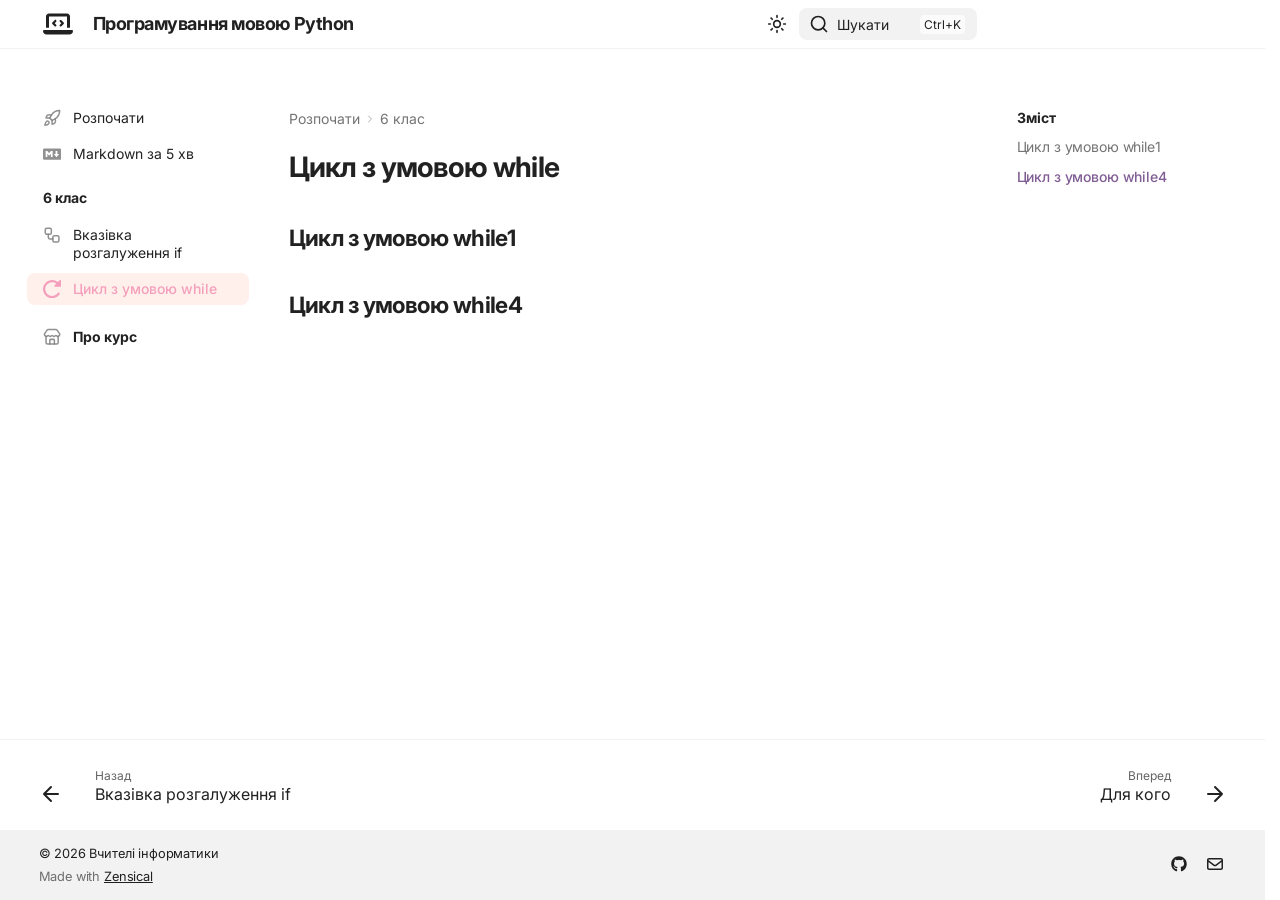
<file: 6/while/index.html>
<!doctype html>
<html lang="uk" class="no-js">
  <head>
    
      <meta charset="utf-8">
      <meta name="viewport" content="width=device-width,initial-scale=1">
      
        <meta name="description" content="Навчальний курс">
      
      
        <meta name="author" content="Вчитель інформатики">
      
      
        <link rel="canonical" href="https://gtmizyuk.github.io/my-site1/6/while/">
      
      
        <link rel="prev" href="../if/">
      
      
        <link rel="next" href="../../about/">
      
      
        
      
      
      <link rel="icon" href="../../assets/favicon.png">
      <meta name="generator" content="zensical-0.0.44">
    
    
      
        <title>Цикл з умовою while - Програмування мовою Python</title>
      
    
    
      
        
      
      <link rel="stylesheet" href="../../assets/stylesheets/modern/main.fba56155.min.css">
      
        
          
        
        <link rel="stylesheet" href="../../assets/stylesheets/modern/palette.dfe2e883.min.css">
      
      
  
  
    
      
      
    
  
    
      
      
    
  
  
  <style>:root{--md-admonition-icon--info:url('data:image/svg+xml;charset=utf-8,%3Csvg%20xmlns%3D%22http%3A//www.w3.org/2000/svg%22%20viewBox%3D%220%200%20576%20512%22%3E%3C%21--%21%20Font%20Awesome%20Free%207.2.0%20by%20%40fontawesome%20-%20https%3A//fontawesome.com%20License%20-%20https%3A//fontawesome.com/license/free%20%28Icons%3A%20CC%20BY%204.0%2C%20Fonts%3A%20SIL%20OFL%201.1%2C%20Code%3A%20MIT%20License%29%20Copyright%202026%20Fonticons%2C%20Inc.--%3E%3Cpath%20fill%3D%22currentColor%22%20d%3D%22M528.3%2046.5H388.5c-48.1%200-89.9%2033.3-100.4%2080.3-10.6-47-52.3-80.3-100.4-80.3H48c-26.5%200-48%2021.5-48%2048v245.8c0%2026.5%2021.5%2048%2048%2048h89.7c102.2%200%20132.7%2024.4%20147.3%2075%20.7%202.8%205.2%202.8%206%200%2014.7-50.6%2045.2-75%20147.3-75H528c26.5%200%2048-21.5%2048-48V94.6c0-26.4-21.3-47.9-47.7-48.1M242%20311.9c0%201.9-1.5%203.5-3.5%203.5H78.2c-1.9%200-3.5-1.5-3.5-3.5V289c0-1.9%201.5-3.5%203.5-3.5h160.4c1.9%200%203.5%201.5%203.5%203.5v22.9zm0-60.9c0%201.9-1.5%203.5-3.5%203.5H78.2c-1.9%200-3.5-1.5-3.5-3.5v-22.9c0-1.9%201.5-3.5%203.5-3.5h160.4c1.9%200%203.5%201.5%203.5%203.5V251zm0-60.9c0%201.9-1.5%203.5-3.5%203.5H78.2c-1.9%200-3.5-1.5-3.5-3.5v-22.9c0-1.9%201.5-3.5%203.5-3.5h160.4c1.9%200%203.5%201.5%203.5%203.5v22.9zm259.3%20121.7c0%201.9-1.5%203.5-3.5%203.5H337.5c-1.9%200-3.5-1.5-3.5-3.5v-22.9c0-1.9%201.5-3.5%203.5-3.5h160.4c1.9%200%203.5%201.5%203.5%203.5v22.9zm0-60.9c0%201.9-1.5%203.5-3.5%203.5H337.5c-1.9%200-3.5-1.5-3.5-3.5V228c0-1.9%201.5-3.5%203.5-3.5h160.4c1.9%200%203.5%201.5%203.5%203.5v22.9zm0-60.9c0%201.9-1.5%203.5-3.5%203.5H337.5c-1.9%200-3.5-1.5-3.5-3.5v-22.8c0-1.9%201.5-3.5%203.5-3.5h160.4c1.9%200%203.5%201.5%203.5%203.5V190z%22/%3E%3C/svg%3E');--md-admonition-icon--note:url('data:image/svg+xml;charset=utf-8,%3Csvg%20xmlns%3D%22http%3A//www.w3.org/2000/svg%22%20viewBox%3D%220%200%20448%20512%22%3E%3C%21--%21%20Font%20Awesome%20Free%207.2.0%20by%20%40fontawesome%20-%20https%3A//fontawesome.com%20License%20-%20https%3A//fontawesome.com/license/free%20%28Icons%3A%20CC%20BY%204.0%2C%20Fonts%3A%20SIL%20OFL%201.1%2C%20Code%3A%20MIT%20License%29%20Copyright%202026%20Fonticons%2C%20Inc.--%3E%3Cpath%20fill%3D%22currentColor%22%20d%3D%22M64%20480c-35.3%200-64-28.7-64-64V96c0-35.3%2028.7-64%2064-64h320c35.3%200%2064%2028.7%2064%2064v213.5c0%2017-6.7%2033.3-18.7%2045.3L322.7%20461.3c-12%2012-28.3%2018.7-45.3%2018.7zm325.5-176H296c-13.3%200-24%2010.7-24%2024v93.5z%22/%3E%3C/svg%3E');}</style>



  
  
    
      
      
      
    
  
    
      
      
        
      
      
    
  
    
      
      
        
      
      
    
  
    
      
      
        
      
      
    
  
  
  <style>:root{.md-tag{--md-tag-icon:url('data:image/svg+xml;charset=utf-8,%3Csvg%20xmlns%3D%22http%3A//www.w3.org/2000/svg%22%20fill%3D%22none%22%20stroke%3D%22currentColor%22%20stroke-linecap%3D%22round%22%20stroke-linejoin%3D%22round%22%20stroke-width%3D%222%22%20class%3D%22lucide%20lucide-hash%22%20viewBox%3D%220%200%2024%2024%22%3E%3Cpath%20d%3D%22M4%209h16M4%2015h16M10%203%208%2021M16%203l-2%2018%22/%3E%3C/svg%3E');}.md-tag.md-tag--if{--md-tag-icon:url('data:image/svg+xml;charset=utf-8,%3Csvg%20xmlns%3D%22http%3A//www.w3.org/2000/svg%22%20viewBox%3D%220%200%20512%20512%22%3E%3C%21--%21%20Font%20Awesome%20Free%207.2.0%20by%20%40fontawesome%20-%20https%3A//fontawesome.com%20License%20-%20https%3A//fontawesome.com/license/free%20%28Icons%3A%20CC%20BY%204.0%2C%20Fonts%3A%20SIL%20OFL%201.1%2C%20Code%3A%20MIT%20License%29%20Copyright%202026%20Fonticons%2C%20Inc.--%3E%3Cpath%20fill%3D%22currentColor%22%20d%3D%22M342.6-22.6c-12.5-12.5-32.8-12.5-45.3%200l-96%2096c-12.5%2012.5-12.5%2032.8%200%2045.3s32.8%2012.5%2045.3%200L288%2077.3v195.9c-18.8-10.9-40.7-17.1-64-17.1H109.3l41.4-41.4c12.5-12.5%2012.5-32.8%200-45.3s-32.8-12.5-45.3%200l-96%2096c-12.5%2012.5-12.5%2032.8%200%2045.3l96%2096c12.5%2012.5%2032.8%2012.5%2045.3%200s12.5-32.8%200-45.3L109.3%20320H224c35.3%200%2064%2028.7%2064%2064%200%2070.7%2057.3%20128%20128%20128h32c17.7%200%2032-14.3%2032-32s-14.3-32-32-32h-32c-35.3%200-64-28.7-64-64V77.3l41.4%2041.4c12.5%2012.5%2032.8%2012.5%2045.3%200s12.5-32.8%200-45.3l-96-96z%22/%3E%3C/svg%3E');}.md-tag.md-tag--programming{--md-tag-icon:url('data:image/svg+xml;charset=utf-8,%3Csvg%20xmlns%3D%22http%3A//www.w3.org/2000/svg%22%20viewBox%3D%220%200%20576%20512%22%3E%3C%21--%21%20Font%20Awesome%20Free%207.2.0%20by%20%40fontawesome%20-%20https%3A//fontawesome.com%20License%20-%20https%3A//fontawesome.com/license/free%20%28Icons%3A%20CC%20BY%204.0%2C%20Fonts%3A%20SIL%20OFL%201.1%2C%20Code%3A%20MIT%20License%29%20Copyright%202026%20Fonticons%2C%20Inc.--%3E%3Cpath%20fill%3D%22currentColor%22%20d%3D%22M360.8%201.2c-17-4.9-34.7%205-39.6%2022l-128%20448c-4.9%2017%205%2034.7%2022%2039.6s34.7-5%2039.6-22l128-448c4.9-17-5-34.7-22-39.6m64.6%20136.1c-12.5%2012.5-12.5%2032.8%200%2045.3l73.4%2073.4-73.4%2073.4c-12.5%2012.5-12.5%2032.8%200%2045.3s32.8%2012.5%2045.3%200l96-96c12.5-12.5%2012.5-32.8%200-45.3l-96-96c-12.5-12.5-32.8-12.5-45.3%200zm-274.7%200c-12.5-12.5-32.8-12.5-45.3%200l-96%2096c-12.5%2012.5-12.5%2032.8%200%2045.3l96%2096c12.5%2012.5%2032.8%2012.5%2045.3%200s12.5-32.8%200-45.3L77.3%20256l73.3-73.4c12.5-12.5%2012.5-32.8%200-45.3z%22/%3E%3C/svg%3E');}.md-tag.md-tag--python{--md-tag-icon:url('data:image/svg+xml;charset=utf-8,%3Csvg%20xmlns%3D%22http%3A//www.w3.org/2000/svg%22%20viewBox%3D%220%200%20448%20512%22%3E%3C%21--%21%20Font%20Awesome%20Free%207.2.0%20by%20%40fontawesome%20-%20https%3A//fontawesome.com%20License%20-%20https%3A//fontawesome.com/license/free%20%28Icons%3A%20CC%20BY%204.0%2C%20Fonts%3A%20SIL%20OFL%201.1%2C%20Code%3A%20MIT%20License%29%20Copyright%202026%20Fonticons%2C%20Inc.--%3E%3Cpath%20fill%3D%22currentColor%22%20d%3D%22M439.8%20200.5c-7.7-30.9-22.3-54.2-53.4-54.2h-40.1v47.4c0%2036.8-31.2%2067.8-66.8%2067.8H172.7c-29.2%200-53.4%2025-53.4%2054.3v101.8c0%2029%2025.2%2046%2053.4%2054.3%2033.8%209.9%2066.3%2011.7%20106.8%200%2026.9-7.8%2053.4-23.5%2053.4-54.3v-40.7H226.2v-13.6h160.2c31.1%200%2042.6-21.7%2053.4-54.2%2011.2-33.5%2010.7-65.7%200-108.6M286.2%20444.7a20.4%2020.4%200%201%201%200-40.7%2020.4%2020.4%200%201%201%200%2040.7M167.8%20248.1h106.8c29.7%200%2053.4-24.5%2053.4-54.3V91.9c0-29-24.4-50.7-53.4-55.6-35.8-5.9-74.7-5.6-106.8.1-45.2%208-53.4%2024.7-53.4%2055.6v40.7h106.9v13.6h-147c-31.1%200-58.3%2018.7-66.8%2054.2-9.8%2040.7-10.2%2066.1%200%20108.6%207.6%2031.6%2025.7%2054.2%2056.8%2054.2H101v-48.8c0-35.3%2030.5-66.4%2066.8-66.4m-6.6-183.4a20.4%2020.4%200%201%201%200%2040.8%2020.4%2020.4%200%201%201%200-40.8%22/%3E%3C/svg%3E');}}</style>

    
    
      
    
    
      
        
        
        <link rel="preconnect" href="https://fonts.gstatic.com" crossorigin>
        <link rel="stylesheet" href="https://fonts.googleapis.com/css?family=Inter:300,300i,400,400i,500,500i,700,700i%7CJetBrains+Mono:400,400i,700,700i&amp;display=fallback">
        <style>:root{--md-text-font:"Inter";--md-code-font:"JetBrains Mono"}</style>
      
    
    
      <link rel="stylesheet" href="../../stylesheets/extra.css">
    
    <script>__md_scope=new URL("../..",location),__md_scope.pathname.endsWith("/")||(__md_scope=new URL(__md_scope.pathname+"/",location)),__md_hash=e=>[...e].reduce(((e,t)=>(e<<5)-e+t.charCodeAt(0)),0),__md_get=(e,t=localStorage,_=__md_scope)=>JSON.parse(t.getItem(_.pathname+"."+e)),__md_set=(e,t,_=localStorage,a=__md_scope)=>{try{_.setItem(a.pathname+"."+e,JSON.stringify(t))}catch(e){}},document.documentElement.setAttribute("data-platform",navigator.platform)</script>
    
      

    
    
  </head>
  
  
    
    
      
    
    
    
    
    <body dir="ltr" data-md-color-scheme="default" data-md-color-primary="teal" data-md-color-accent="deep-orange">
  
    
    <input class="md-toggle" data-md-toggle="drawer" type="checkbox" id="__drawer" autocomplete="off">
    <input class="md-toggle" data-md-toggle="search" type="checkbox" id="__search" autocomplete="off">
    <label class="md-overlay" for="__drawer" aria-label="Навігація"></label>
    <div data-md-component="skip">
      
        
        <a href="#while" class="md-skip">
          Перейти до змісту
        </a>
      
    </div>
    <div data-md-component="announce">
      
    </div>
    
    
      

  

<header class="md-header md-header--shadow" data-md-component="header">
  <nav class="md-header__inner md-grid" aria-label="Хедер">
    <a href="../.." title="Програмування мовою Python" class="md-header__button md-logo" aria-label="Програмування мовою Python" data-md-component="logo">
      
  
  <svg xmlns="http://www.w3.org/2000/svg" viewBox="0 0 640 512"><!--! Font Awesome Free 7.2.0 by @fontawesome - https://fontawesome.com License - https://fontawesome.com/license/free (Icons: CC BY 4.0, Fonts: SIL OFL 1.1, Code: MIT License) Copyright 2026 Fonticons, Inc.--><path fill="currentColor" d="M64 96c0-35.3 28.7-64 64-64h384c35.3 0 64 28.7 64 64v240h-64V96H128v240H64zM0 403.2C0 392.6 8.6 384 19.2 384h601.6c10.6 0 19.2 8.6 19.2 19.2 0 42.4-34.4 76.8-76.8 76.8H76.8C34.4 480 0 445.6 0 403.2M281 209l-31 31 31 31c9.4 9.4 9.4 24.6 0 33.9s-24.6 9.4-33.9 0l-48-48c-9.4-9.4-9.4-24.6 0-33.9l48-48c9.4-9.4 24.6-9.4 33.9 0s9.4 24.6 0 33.9zm112-34 48 48c9.4 9.4 9.4 24.6 0 33.9l-48 48c-9.4 9.4-24.6 9.4-33.9 0s-9.4-24.6 0-33.9l31-31-31-31c-9.4-9.4-9.4-24.6 0-33.9s24.6-9.4 33.9 0z"/></svg>

    </a>
    <label class="md-header__button md-icon" for="__drawer" aria-label="Навігація">
      
      <svg xmlns="http://www.w3.org/2000/svg" fill="none" stroke="currentColor" stroke-linecap="round" stroke-linejoin="round" stroke-width="2" class="lucide lucide-menu" viewBox="0 0 24 24"><path d="M4 5h16M4 12h16M4 19h16"/></svg>
    </label>
    <div class="md-header__title" data-md-component="header-title">
      <div class="md-header__ellipsis">
        <div class="md-header__topic">
          <span class="md-ellipsis">
            Програмування мовою Python
          </span>
        </div>
        <div class="md-header__topic" data-md-component="header-topic">
          <span class="md-ellipsis">
            
              Цикл з умовою while
            
          </span>
        </div>
      </div>
    </div>
    
      
        <form class="md-header__option" data-md-component="palette">
  
    
    
    
    <input class="md-option" data-md-color-media="none" data-md-color-scheme="default" data-md-color-primary="teal" data-md-color-accent="deep-orange"  aria-label="Увімкнути темну тему"  type="radio" name="__palette" id="__palette_0">
    
      <label class="md-header__button md-icon" title="Увімкнути темну тему" for="__palette_1" hidden>
        <svg xmlns="http://www.w3.org/2000/svg" fill="none" stroke="currentColor" stroke-linecap="round" stroke-linejoin="round" stroke-width="2" class="lucide lucide-sun" viewBox="0 0 24 24"><circle cx="12" cy="12" r="4"/><path d="M12 2v2M12 20v2M4.93 4.93l1.41 1.41M17.66 17.66l1.41 1.41M2 12h2M20 12h2M6.34 17.66l-1.41 1.41M19.07 4.93l-1.41 1.41"/></svg>
      </label>
    
  
    
    
    
    <input class="md-option" data-md-color-media="none" data-md-color-scheme="slate" data-md-color-primary="indigo" data-md-color-accent="indigo"  aria-label="Увімкнути світлу тему"  type="radio" name="__palette" id="__palette_1">
    
      <label class="md-header__button md-icon" title="Увімкнути світлу тему" for="__palette_0" hidden>
        <svg xmlns="http://www.w3.org/2000/svg" fill="none" stroke="currentColor" stroke-linecap="round" stroke-linejoin="round" stroke-width="2" class="lucide lucide-moon" viewBox="0 0 24 24"><path d="M20.985 12.486a9 9 0 1 1-9.473-9.472c.405-.022.617.46.402.803a6 6 0 0 0 8.268 8.268c.344-.215.825-.004.803.401"/></svg>
      </label>
    
  
</form>
      
    
    
      <script>var palette=__md_get("__palette");if(palette&&palette.color){if("(prefers-color-scheme)"===palette.color.media){var media=matchMedia("(prefers-color-scheme: light)"),input=document.querySelector(media.matches?"[data-md-color-media='(prefers-color-scheme: light)']":"[data-md-color-media='(prefers-color-scheme: dark)']");palette.color.media=input.getAttribute("data-md-color-media"),palette.color.scheme=input.getAttribute("data-md-color-scheme"),palette.color.primary=input.getAttribute("data-md-color-primary"),palette.color.accent=input.getAttribute("data-md-color-accent")}for(var[key,value]of Object.entries(palette.color))document.body.setAttribute("data-md-color-"+key,value)}</script>
    
    
    
      
      
        <label class="md-header__button md-icon" for="__search" aria-label="Шукати">
          
          <svg xmlns="http://www.w3.org/2000/svg" fill="none" stroke="currentColor" stroke-linecap="round" stroke-linejoin="round" stroke-width="2" class="lucide lucide-search" viewBox="0 0 24 24"><path d="m21 21-4.34-4.34"/><circle cx="11" cy="11" r="8"/></svg>
        </label>
        <div class="md-search" data-md-component="search" role="dialog" aria-label="Шукати">
  <button type="button" class="md-search__button">
    Шукати
  </button>
</div>
      
    
    <div class="md-header__source">
      
    </div>
  </nav>
  
</header>
    
    <div class="md-container" data-md-component="container">
      
      
        
          
        
      
      <main class="md-main" data-md-component="main">
        <div class="md-main__inner md-grid">
          
            
              
              <div class="md-sidebar md-sidebar--primary" data-md-component="sidebar" data-md-type="navigation" >
                <div class="md-sidebar__scrollwrap">
                  <div class="md-sidebar__inner">
                    



<nav class="md-nav md-nav--primary" aria-label="Навігація" data-md-level="0">
  <label class="md-nav__title" for="__drawer">
    <a href="../.." title="Програмування мовою Python" class="md-nav__button md-logo" aria-label="Програмування мовою Python" data-md-component="logo">
      
  
  <svg xmlns="http://www.w3.org/2000/svg" viewBox="0 0 640 512"><!--! Font Awesome Free 7.2.0 by @fontawesome - https://fontawesome.com License - https://fontawesome.com/license/free (Icons: CC BY 4.0, Fonts: SIL OFL 1.1, Code: MIT License) Copyright 2026 Fonticons, Inc.--><path fill="currentColor" d="M64 96c0-35.3 28.7-64 64-64h384c35.3 0 64 28.7 64 64v240h-64V96H128v240H64zM0 403.2C0 392.6 8.6 384 19.2 384h601.6c10.6 0 19.2 8.6 19.2 19.2 0 42.4-34.4 76.8-76.8 76.8H76.8C34.4 480 0 445.6 0 403.2M281 209l-31 31 31 31c9.4 9.4 9.4 24.6 0 33.9s-24.6 9.4-33.9 0l-48-48c-9.4-9.4-9.4-24.6 0-33.9l48-48c9.4-9.4 24.6-9.4 33.9 0s9.4 24.6 0 33.9zm112-34 48 48c9.4 9.4 9.4 24.6 0 33.9l-48 48c-9.4 9.4-24.6 9.4-33.9 0s-9.4-24.6 0-33.9l31-31-31-31c-9.4-9.4-9.4-24.6 0-33.9s24.6-9.4 33.9 0z"/></svg>

    </a>
    Програмування мовою Python
  </label>
  
  <ul class="md-nav__list" data-md-scrollfix>
    
      
      
  
  
  
  
    <li class="md-nav__item">
      <a href="../.." class="md-nav__link">
        
  
  
    <svg xmlns="http://www.w3.org/2000/svg" fill="none" stroke="currentColor" stroke-linecap="round" stroke-linejoin="round" stroke-width="2" class="lucide lucide-rocket" viewBox="0 0 24 24"><path d="M12 15v5s3.03-.55 4-2c1.08-1.62 0-5 0-5M4.5 16.5c-1.5 1.26-2 5-2 5s3.74-.5 5-2c.71-.84.7-2.13-.09-2.91a2.18 2.18 0 0 0-2.91-.09"/><path d="M9 12a22 22 0 0 1 2-3.95A12.88 12.88 0 0 1 22 2c0 2.72-.78 7.5-6 11a22.4 22.4 0 0 1-4 2z"/><path d="M9 12H4s.55-3.03 2-4c1.62-1.08 5 .05 5 .05"/></svg>
  
  <span class="md-ellipsis">
    
  
  Розпочати

    
  </span>
  
  

      </a>
    </li>
  

    
      
      
  
  
  
  
    <li class="md-nav__item">
      <a href="../../markdown/" class="md-nav__link">
        
  
  
    <svg xmlns="http://www.w3.org/2000/svg" viewBox="0 0 24 24"><path d="M22.27 19.385H1.73A1.73 1.73 0 0 1 0 17.655V6.345a1.73 1.73 0 0 1 1.73-1.73h20.54A1.73 1.73 0 0 1 24 6.345v11.308a1.73 1.73 0 0 1-1.73 1.731zM5.769 15.923v-4.5l2.308 2.885 2.307-2.885v4.5h2.308V8.078h-2.308l-2.307 2.885-2.308-2.885H3.46v7.847zM21.232 12h-2.309V8.077h-2.307V12h-2.308l3.461 4.039z"/></svg>
  
  <span class="md-ellipsis">
    
  
  Markdown за 5 хв

    
  </span>
  
  

      </a>
    </li>
  

    
      
      
  
  
    
  
  
  
    
    
      
        
      
        
      
    
    
    
      
        
        
      
    
    
    <li class="md-nav__item md-nav__item--active md-nav__item--section md-nav__item--nested">
      
        
        
        <input class="md-nav__toggle md-toggle " type="checkbox" id="__nav_3" checked>
        
          
          <label class="md-nav__link" for="__nav_3" id="__nav_3_label" tabindex="">
            
  
  
  <span class="md-ellipsis">
    
  
  6 клас

    
  </span>
  
  

            <span class="md-nav__icon md-icon"></span>
          </label>
        
        <nav class="md-nav" data-md-level="1" aria-labelledby="__nav_3_label" aria-expanded="true">
          <label class="md-nav__title" for="__nav_3">
            <span class="md-nav__icon md-icon"></span>
            
  
  6 клас

          </label>
          <ul class="md-nav__list" data-md-scrollfix>
            
              
                
  
  
  
  
    <li class="md-nav__item">
      <a href="../if/" class="md-nav__link">
        
  
  
    <svg xmlns="http://www.w3.org/2000/svg" fill="none" stroke="currentColor" stroke-linecap="round" stroke-linejoin="round" stroke-width="2" class="lucide lucide-workflow" viewBox="0 0 24 24"><rect width="8" height="8" x="3" y="3" rx="2"/><path d="M7 11v4a2 2 0 0 0 2 2h4"/><rect width="8" height="8" x="13" y="13" rx="2"/></svg>
  
  <span class="md-ellipsis">
    
  
  Вказівка розгалуження if

    
  </span>
  
  

      </a>
    </li>
  

              
            
              
                
  
  
    
  
  
  
    <li class="md-nav__item md-nav__item--active">
      
      
      
      
        
      
      
        <label class="md-nav__link md-nav__link--active" for="__toc">
          
  
  
    <svg xmlns="http://www.w3.org/2000/svg" viewBox="0 0 512 512"><!--! Font Awesome Free 7.2.0 by @fontawesome - https://fontawesome.com License - https://fontawesome.com/license/free (Icons: CC BY 4.0, Fonts: SIL OFL 1.1, Code: MIT License) Copyright 2026 Fonticons, Inc.--><path fill="currentColor" d="M488 192H344c-9.7 0-18.5-5.8-22.2-14.8s-1.7-19.3 5.2-26.2l46.7-46.7C298.4 45.7 189.4 51 120.2 120.2c-75 75-75 196.5 0 271.5s196.5 75 271.5 0q12.3-12.3 21.9-26.1c10.1-14.5 30.1-18 44.6-7.9s18 30.1 7.9 44.6c-8.5 12.2-18.2 23.8-29.1 34.7-100 100-262.1 100-362 0S-25 175 75 75c94.3-94.3 243.7-99.6 344.3-16.2L471 7c6.9-6.9 17.2-8.9 26.2-5.2S512 14.3 512 24v144c0 13.3-10.7 24-24 24"/></svg>
  
  <span class="md-ellipsis">
    
  
  Цикл з умовою while

    
  </span>
  
  

          <span class="md-nav__icon md-icon"></span>
        </label>
      
      <a href="././" class="md-nav__link md-nav__link--active">
        
  
  
    <svg xmlns="http://www.w3.org/2000/svg" viewBox="0 0 512 512"><!--! Font Awesome Free 7.2.0 by @fontawesome - https://fontawesome.com License - https://fontawesome.com/license/free (Icons: CC BY 4.0, Fonts: SIL OFL 1.1, Code: MIT License) Copyright 2026 Fonticons, Inc.--><path fill="currentColor" d="M488 192H344c-9.7 0-18.5-5.8-22.2-14.8s-1.7-19.3 5.2-26.2l46.7-46.7C298.4 45.7 189.4 51 120.2 120.2c-75 75-75 196.5 0 271.5s196.5 75 271.5 0q12.3-12.3 21.9-26.1c10.1-14.5 30.1-18 44.6-7.9s18 30.1 7.9 44.6c-8.5 12.2-18.2 23.8-29.1 34.7-100 100-262.1 100-362 0S-25 175 75 75c94.3-94.3 243.7-99.6 344.3-16.2L471 7c6.9-6.9 17.2-8.9 26.2-5.2S512 14.3 512 24v144c0 13.3-10.7 24-24 24"/></svg>
  
  <span class="md-ellipsis">
    
  
  Цикл з умовою while

    
  </span>
  
  

      </a>
      
        


<nav class="md-nav md-nav--secondary" aria-label="Зміст">
  
  
  
    
  
  
    <label class="md-nav__title" for="__toc">
      <span class="md-nav__icon md-icon"></span>
      Зміст
    </label>
    <ul class="md-nav__list" data-md-component="toc" data-md-scrollfix>
      
        <li class="md-nav__item">
  <a href="#while1" class="md-nav__link">
    <span class="md-ellipsis">
      <span class="md-typeset">
        Цикл з умовою while1
      </span>
    </span>
  </a>
  
</li>
      
        <li class="md-nav__item">
  <a href="#while4" class="md-nav__link">
    <span class="md-ellipsis">
      <span class="md-typeset">
        Цикл з умовою while4
      </span>
    </span>
  </a>
  
</li>
      
    </ul>
  
</nav>
      
    </li>
  

              
            
          </ul>
        </nav>
      
    </li>
  

    
      
      
  
  
  
  
    
    
      
        
          
        
      
    
    
    
      
        
        
      
    
    
    <li class="md-nav__item md-nav__item--section md-nav__item--nested">
      
        
        
        <input class="md-nav__toggle md-toggle " type="checkbox" id="__nav_4" >
        
          
          <div class="md-nav__link md-nav__container">
            <a href="../../about/" class="md-nav__link ">
              
  
  
    <svg xmlns="http://www.w3.org/2000/svg" fill="none" stroke="currentColor" stroke-linecap="round" stroke-linejoin="round" stroke-width="2" class="lucide lucide-store" viewBox="0 0 24 24"><path d="M15 21v-5a1 1 0 0 0-1-1h-4a1 1 0 0 0-1 1v5M17.774 10.31a1.12 1.12 0 0 0-1.549 0 2.5 2.5 0 0 1-3.451 0 1.12 1.12 0 0 0-1.548 0 2.5 2.5 0 0 1-3.452 0 1.12 1.12 0 0 0-1.549 0 2.5 2.5 0 0 1-3.77-3.248l2.889-4.184A2 2 0 0 1 7 2h10a2 2 0 0 1 1.653.873l2.895 4.192a2.5 2.5 0 0 1-3.774 3.244"/><path d="M4 10.95V19a2 2 0 0 0 2 2h12a2 2 0 0 0 2-2v-8.05"/></svg>
  
  <span class="md-ellipsis">
    
  
  Про курс

    
  </span>
  
  

            </a>
            
          </div>
        
        <nav class="md-nav" data-md-level="1" aria-labelledby="__nav_4_label" aria-expanded="false">
          <label class="md-nav__title" for="__nav_4">
            <span class="md-nav__icon md-icon"></span>
            
  
  Про курс

          </label>
          <ul class="md-nav__list" data-md-scrollfix>
            
              
            
          </ul>
        </nav>
      
    </li>
  

    
  </ul>
</nav>
                  </div>
                </div>
              </div>
            
            
              
              <div class="md-sidebar md-sidebar--secondary" data-md-component="sidebar" data-md-type="toc" >
                <div class="md-sidebar__scrollwrap">
                  
                    
                    
                    
                      
                    
                    
                      <input class="md-nav__toggle md-toggle" type="checkbox" id="__toc">
                      <div class="md-sidebar-button__wrapper">
                        <label class="md-sidebar-button" for="__toc"></label>
                      </div>
                    
                  
                  <div class="md-sidebar__inner">
                    


<nav class="md-nav md-nav--secondary" aria-label="Зміст">
  
  
  
    
  
  
    <label class="md-nav__title" for="__toc">
      <span class="md-nav__icon md-icon"></span>
      Зміст
    </label>
    <ul class="md-nav__list" data-md-component="toc" data-md-scrollfix>
      
        <li class="md-nav__item">
  <a href="#while1" class="md-nav__link">
    <span class="md-ellipsis">
      <span class="md-typeset">
        Цикл з умовою while1
      </span>
    </span>
  </a>
  
</li>
      
        <li class="md-nav__item">
  <a href="#while4" class="md-nav__link">
    <span class="md-ellipsis">
      <span class="md-typeset">
        Цикл з умовою while4
      </span>
    </span>
  </a>
  
</li>
      
    </ul>
  
</nav>
                  </div>
                </div>
              </div>
            
          
          
            <div class="md-content" data-md-component="content">
              
                



  


  <nav class="md-path" aria-label="Навігація" >
    <ol class="md-path__list">
      
        
  
  
    <li class="md-path__item">
      <a href="../.." class="md-path__link">
        
  
  <span class="md-ellipsis">
    Розпочати
  </span>

      </a>
    </li>
  

      
      
        
  
  
    
    
      
        
      
        
      
    
    
    
    
      <li class="md-path__item">
        <a href="../if/" class="md-path__link">
          
  
  <span class="md-ellipsis">
    6 клас
  </span>

        </a>
      </li>
    
  

      
    </ol>
  </nav>

              
              <article class="md-content__inner md-typeset">
                
                  

<h1 id="while">Цикл з умовою while<a class="headerlink" href="#while" title="Permanent link">&para;</a></h1>
<h2 id="while1">Цикл з умовою while1<a class="headerlink" href="#while1" title="Permanent link">&para;</a></h2>
<h2 id="while4">Цикл з умовою while4<a class="headerlink" href="#while4" title="Permanent link">&para;</a></h2>









  
  






                
              </article>
            </div>
          
          
  <script>var tabs=__md_get("__tabs");if(Array.isArray(tabs))e:for(var set of document.querySelectorAll(".tabbed-set")){var labels=set.querySelector(".tabbed-labels");for(var tab of tabs)for(var label of labels.getElementsByTagName("label"))if(label.innerText.trim()===tab){var input=document.getElementById(label.htmlFor);input.checked=!0;continue e}}</script>

<script>var target=document.getElementById(location.hash.slice(1));target&&target.name&&(target.checked=target.name.startsWith("__tabbed_"))</script>
        </div>
        
          <button type="button" class="md-top md-icon" data-md-component="top" hidden>
  
  <svg xmlns="http://www.w3.org/2000/svg" fill="none" stroke="currentColor" stroke-linecap="round" stroke-linejoin="round" stroke-width="2" class="lucide lucide-circle-arrow-up" viewBox="0 0 24 24"><circle cx="12" cy="12" r="10"/><path d="m16 12-4-4-4 4M12 16V8"/></svg>
  Повернутись нагору
</button>
        
      </main>
      
        <footer class="md-footer">
  
    
      
      <nav class="md-footer__inner md-grid" aria-label="Футер" >
        
          
          <a href="../if/" class="md-footer__link md-footer__link--prev" aria-label="Назад: Вказівка розгалуження if">
            <div class="md-footer__button md-icon">
              
              <svg xmlns="http://www.w3.org/2000/svg" fill="none" stroke="currentColor" stroke-linecap="round" stroke-linejoin="round" stroke-width="2" class="lucide lucide-arrow-left" viewBox="0 0 24 24"><path d="m12 19-7-7 7-7M19 12H5"/></svg>
            </div>
            <div class="md-footer__title">
              <span class="md-footer__direction">
                Назад
              </span>
              <div class="md-ellipsis">
                Вказівка розгалуження if
              </div>
            </div>
          </a>
        
        
          
          <a href="../../about/" class="md-footer__link md-footer__link--next" aria-label="Вперед: Для кого">
            <div class="md-footer__title">
              <span class="md-footer__direction">
                Вперед
              </span>
              <div class="md-ellipsis">
                Для кого
              </div>
            </div>
            <div class="md-footer__button md-icon">
              
              <svg xmlns="http://www.w3.org/2000/svg" fill="none" stroke="currentColor" stroke-linecap="round" stroke-linejoin="round" stroke-width="2" class="lucide lucide-arrow-right" viewBox="0 0 24 24"><path d="M5 12h14M12 5l7 7-7 7"/></svg>
            </div>
          </a>
        
      </nav>
    
  
  <div class="md-footer-meta md-typeset">
    <div class="md-footer-meta__inner md-grid">
      <div class="md-copyright">
  
    <div class="md-copyright__highlight">
      &copy; 2026 Вчителі інформатики

    </div>
  
  
    Made with
    <a href="https://zensical.org/" target="_blank" rel="noopener">
      Zensical
    </a>
  
</div>
      
        
<div class="md-social">
  
    
    
    
    
    <a href="https://github.com/user/repo" target="_blank" rel="noopener" title="Сховище на GitHub" class="md-social__link">
      <svg xmlns="http://www.w3.org/2000/svg" viewBox="0 0 512 512"><!--! Font Awesome Free 7.2.0 by @fontawesome - https://fontawesome.com License - https://fontawesome.com/license/free (Icons: CC BY 4.0, Fonts: SIL OFL 1.1, Code: MIT License) Copyright 2026 Fonticons, Inc.--><path fill="currentColor" d="M173.9 397.4c0 2-2.3 3.6-5.2 3.6-3.3.3-5.6-1.3-5.6-3.6 0-2 2.3-3.6 5.2-3.6 3-.3 5.6 1.3 5.6 3.6m-31.1-4.5c-.7 2 1.3 4.3 4.3 4.9 2.6 1 5.6 0 6.2-2s-1.3-4.3-4.3-5.2c-2.6-.7-5.5.3-6.2 2.3m44.2-1.7c-2.9.7-4.9 2.6-4.6 4.9.3 2 2.9 3.3 5.9 2.6 2.9-.7 4.9-2.6 4.6-4.6-.3-1.9-3-3.2-5.9-2.9M252.8 8C114.1 8 8 113.3 8 252c0 110.9 69.8 205.8 169.5 239.2 12.8 2.3 17.3-5.6 17.3-12.1 0-6.2-.3-40.4-.3-61.4 0 0-70 15-84.7-29.8 0 0-11.4-29.1-27.8-36.6 0 0-22.9-15.7 1.6-15.4 0 0 24.9 2 38.6 25.8 21.9 38.6 58.6 27.5 72.9 20.9 2.3-16 8.8-27.1 16-33.7-55.9-6.2-112.3-14.3-112.3-110.5 0-27.5 7.6-41.3 23.6-58.9-2.6-6.5-11.1-33.3 2.6-67.9 20.9-6.5 69 27 69 27 20-5.6 41.5-8.5 62.8-8.5s42.8 2.9 62.8 8.5c0 0 48.1-33.6 69-27 13.7 34.7 5.2 61.4 2.6 67.9 16 17.7 25.8 31.5 25.8 58.9 0 96.5-58.9 104.2-114.8 110.5 9.2 7.9 17 22.9 17 46.4 0 33.7-.3 75.4-.3 83.6 0 6.5 4.6 14.4 17.3 12.1C436.2 457.8 504 362.9 504 252 504 113.3 391.5 8 252.8 8M105.2 352.9c-1.3 1-1 3.3.7 5.2 1.6 1.6 3.9 2.3 5.2 1 1.3-1 1-3.3-.7-5.2-1.6-1.6-3.9-2.3-5.2-1m-10.8-8.1c-.7 1.3.3 2.9 2.3 3.9 1.6 1 3.6.7 4.3-.7.7-1.3-.3-2.9-2.3-3.9-2-.6-3.6-.3-4.3.7m32.4 35.6c-1.6 1.3-1 4.3 1.3 6.2 2.3 2.3 5.2 2.6 6.5 1 1.3-1.3.7-4.3-1.3-6.2-2.2-2.3-5.2-2.6-6.5-1m-11.4-14.7c-1.6 1-1.6 3.6 0 5.9s4.3 3.3 5.6 2.3c1.6-1.3 1.6-3.9 0-6.2-1.4-2.3-4-3.3-5.6-2"/></svg>
    </a>
  
    
    
    
    
    <a href="mailto:gtmizyuk@gmail.com" target="_blank" rel="noopener" title="Електронна пошта" class="md-social__link">
      <svg xmlns="http://www.w3.org/2000/svg" viewBox="0 0 512 512"><!--! Font Awesome Free 7.2.0 by @fontawesome - https://fontawesome.com License - https://fontawesome.com/license/free (Icons: CC BY 4.0, Fonts: SIL OFL 1.1, Code: MIT License) Copyright 2026 Fonticons, Inc.--><path fill="currentColor" d="M61.4 64C27.5 64 0 91.5 0 125.4c0 .9 0 1.7.1 2.6H0v256c0 35.3 28.7 64 64 64h384c35.3 0 64-28.7 64-64V128h-.1c0-.9.1-1.7.1-2.6 0-33.9-27.5-61.4-61.4-61.4zM464 192.3V384c0 8.8-7.2 16-16 16H64c-8.8 0-16-7.2-16-16V192.3l154.8 117.4c31.4 23.9 74.9 23.9 106.4 0zM48 125.4c0-7.4 6-13.4 13.4-13.4h389.2c7.4 0 13.4 6 13.4 13.4 0 4.2-2 8.2-5.3 10.7L280.2 271.5c-14.3 10.8-34.1 10.8-48.4 0L53.3 136.1c-3.3-2.5-5.3-6.5-5.3-10.7"/></svg>
    </a>
  
</div>
      
    </div>
  </div>
</footer>
      
    </div>
    <div class="md-dialog" data-md-component="dialog">
      <div class="md-dialog__inner md-typeset"></div>
    </div>
    
    
    
      
      
      <script id="__config" type="application/json">{"annotate":null,"base":"../..","features":["announce.dismiss","content.code.annotate","content.code.copy","content.code.select","content.footnote.tooltips","content.tabs.link","content.tooltips","navigation.footer","navigation.indexes","navigation.instant","navigation.instant.prefetch","navigation.path","navigation.sections","navigation.top","navigation.tracking","search.highlight"],"search":"../../assets/javascripts/workers/search.e2d2d235.min.js","tags":{"python":"python","програмування":"programming","розгалуження":"if"},"translations":{"clipboard.copied":"Скопійовано в буфер","clipboard.copy":"Скопіювати в буфер","search.result.more.one":"Ще 1 збіг на цій сторінці","search.result.more.other":"Ще # збігів на цій сторінці","search.result.none":"Збігів не знайдено","search.result.one":"Знайдено 1 збіг","search.result.other":"Знайдено # збігів","search.result.placeholder":"Розпочніть писати для пошуку","search.result.term.missing":"Не знайдено запиту","select.version":"Обрати версію"},"version":null}</script>
    
    
      <script src="../../assets/javascripts/bundle.6e5f0216.min.js"></script>
      
    
  </body>
</html>
</file>
<file: stylesheets/extra.css>
:root > * {
  --md-primary-fg-color: #805d93;
  --md-accent-fg-color: #f49fbc;
}

.iframe-container {
  position: relative;
  width: 100%;
  padding-bottom: 56.25%; 
  height: 0;
}

.iframe-container iframe {
  position: absolute;
  width: 100%;
  height: 100%;
  border: 0;
} 

.yt-title {
  color: red;
}

.pre-title {
  color: #87d855;
}
</file>
<file: assets/stylesheets/modern/main.fba56155.min.css>
@charset "UTF-8";html{-webkit-text-size-adjust:none;-moz-text-size-adjust:none;text-size-adjust:none;box-sizing:border-box}*,:after,:before{box-sizing:inherit}@media (prefers-reduced-motion){*,:after,:before{transition:none!important}}body{margin:0}a,button,input,label{-webkit-tap-highlight-color:transparent}a{color:inherit;text-decoration:none}hr{border:0;box-sizing:initial;display:block;height:.05rem;overflow:visible;padding:0}small{font-size:80%}sub,sup{line-height:1em}img{border-style:none}table{border-collapse:initial;border-spacing:0}td,th{font-weight:400;vertical-align:top}button{background:#0000;border:0;font-family:inherit;font-size:inherit;margin:0;padding:0}input{border:0;outline:none}:root{--md-primary-fg-color:#4051b5;--md-primary-fg-color--light:#5d6cc0;--md-primary-fg-color--dark:#303fa1;--md-primary-bg-color:#fff;--md-primary-bg-color--light:#ffffffb3;--md-accent-fg-color:#526cfe;--md-accent-fg-color--transparent:#526cfe1a;--md-accent-bg-color:#fff;--md-accent-bg-color--light:#ffffffb3}[data-md-color-scheme=default]{color-scheme:light}[data-md-color-scheme=default] img[src$="#gh-dark-mode-only"],[data-md-color-scheme=default] img[src$="#only-dark"]{display:none}:root,[data-md-color-scheme=default]{--md-hue:225deg;--md-default-fg-color:#000000de;--md-default-fg-color--light:#0000008c;--md-default-fg-color--lighter:#00000052;--md-default-fg-color--lightest:#0000000d;--md-default-bg-color:#fff;--md-default-bg-color--light:#ffffffb3;--md-default-bg-color--lighter:#ffffff4d;--md-default-bg-color--lightest:#ffffff1f;--md-code-fg-color:#36464e;--md-code-bg-color:#f5f5f5;--md-code-bg-color--light:#f5f5f5b3;--md-code-bg-color--lighter:#f5f5f54d;--md-code-hl-color:#4287ff;--md-code-hl-color--light:#4287ff1a;--md-code-hl-number-color:#d52a2a;--md-code-hl-special-color:#db1457;--md-code-hl-function-color:#a846b9;--md-code-hl-constant-color:#6e59d9;--md-code-hl-keyword-color:#3f6ec6;--md-code-hl-string-color:#1c7d4d;--md-code-hl-name-color:var(--md-code-fg-color);--md-code-hl-operator-color:var(--md-default-fg-color--light);--md-code-hl-punctuation-color:var(--md-default-fg-color--light);--md-code-hl-comment-color:var(--md-default-fg-color--light);--md-code-hl-generic-color:var(--md-default-fg-color--light);--md-code-hl-variable-color:var(--md-default-fg-color--light);--md-typeset-color:var(--md-default-fg-color);--md-typeset-a-color:var(--md-primary-fg-color);--md-typeset-del-color:#f5503d26;--md-typeset-ins-color:#0bd57026;--md-typeset-kbd-color:#fafafa;--md-typeset-kbd-accent-color:#fff;--md-typeset-kbd-border-color:#b8b8b8;--md-typeset-mark-color:#ffff0080;--md-typeset-table-color:#0000001f;--md-typeset-table-color--light:rgba(0,0,0,.035);--md-admonition-fg-color:var(--md-default-fg-color);--md-admonition-bg-color:var(--md-default-bg-color);--md-warning-fg-color:#000000de;--md-warning-bg-color:#ff9;--md-shadow-z1:0 0.2rem 0.5rem #0000000d,0 0 0.05rem #0000001a;--md-shadow-z2:0 0.2rem 0.5rem #0000001a,0 0 0.05rem #00000040;--md-shadow-z3:0 0.2rem 0.5rem #0003,0 0 0.05rem #00000059;--color-foreground:0 0 0;--color-background:255 255 255;--color-background-subtle:240 240 240;--color-backdrop:255 255 255}.md-icon svg{fill:currentcolor;display:block;height:1.2rem;width:1.2rem}.md-icon svg.lucide{fill:#0000;stroke:currentcolor}body{-webkit-font-smoothing:antialiased;-moz-osx-font-smoothing:grayscale;--md-text-font-family:var(--md-text-font,_),-apple-system,BlinkMacSystemFont,Helvetica,Arial,sans-serif;--md-code-font-family:var(--md-code-font,_),SFMono-Regular,Consolas,Menlo,monospace}aside,body,input{font-feature-settings:"kern","liga";color:var(--md-typeset-color);font-family:var(--md-text-font-family)}code,kbd,pre{font-feature-settings:"kern";font-family:var(--md-code-font-family)}:root{--md-typeset-table-sort-icon:url('data:image/svg+xml;charset=utf-8,<svg xmlns="http://www.w3.org/2000/svg" fill="none" stroke="currentColor" stroke-linecap="round" stroke-linejoin="round" stroke-width="2" class="lucide lucide-arrow-down-up" viewBox="0 0 24 24"><path d="m3 16 4 4 4-4m-4 4V4m14 4-4-4-4 4m4-4v16"/></svg>');--md-typeset-table-sort-icon--asc:url('data:image/svg+xml;charset=utf-8,<svg xmlns="http://www.w3.org/2000/svg" fill="none" stroke="currentColor" stroke-linecap="round" stroke-linejoin="round" stroke-width="2" class="lucide lucide-arrow-down-narrow-wide" viewBox="0 0 24 24"><path d="m3 16 4 4 4-4m-4 4V4m4 0h4m-4 4h7m-7 4h10"/></svg>');--md-typeset-table-sort-icon--desc:url('data:image/svg+xml;charset=utf-8,<svg xmlns="http://www.w3.org/2000/svg" fill="none" stroke="currentColor" stroke-linecap="round" stroke-linejoin="round" stroke-width="2" class="lucide lucide-arrow-up-narrow-wide" viewBox="0 0 24 24"><path d="m3 8 4-4 4 4M7 4v16m4-8h4m-4 4h7m-7 4h10"/></svg>');--md-typeset-preview-icon:url('data:image/svg+xml;charset=utf-8,<svg xmlns="http://www.w3.org/2000/svg" fill="none" stroke="currentColor" stroke-linecap="round" stroke-linejoin="round" stroke-width="2" class="lucide lucide-mouse-pointer-2" viewBox="0 0 24 24"><path d="M4.037 4.688a.495.495 0 0 1 .651-.651l16 6.5a.5.5 0 0 1-.063.947l-6.124 1.58a2 2 0 0 0-1.438 1.435l-1.579 6.126a.5.5 0 0 1-.947.063z"/></svg>')}.md-typeset{-webkit-print-color-adjust:exact;color-adjust:exact;font-size:.75rem;letter-spacing:-.01em;line-height:1.8;overflow-wrap:break-word}@media print{.md-typeset{font-size:.68rem}}.md-typeset blockquote,.md-typeset dl,.md-typeset figure,.md-typeset ol,.md-typeset pre,.md-typeset ul{margin-bottom:1em;margin-top:1em}.md-typeset h1{color:var(--md-default-fg-color);font-size:1.875em;line-height:1.3;margin:0 0 1.25em}.md-typeset h1,.md-typeset h2{font-weight:700;letter-spacing:-.025em}.md-typeset h2{font-size:1.5em;line-height:1.4;margin:1.6em 0 .64em}.md-typeset h3{font-size:1.25em;font-weight:700;letter-spacing:-.01em;line-height:1.5;margin:1.6em 0 .8em}.md-typeset h2+h3{margin-top:.8em}.md-typeset h4{font-weight:700;letter-spacing:-.01em;margin:1em 0}.md-typeset h5,.md-typeset h6{color:var(--md-default-fg-color--light);font-size:.8em;font-weight:700;letter-spacing:-.01em;margin:1.25em 0}.md-typeset h5{text-transform:uppercase}.md-typeset h5 code{text-transform:none}.md-typeset hr{border-bottom:.05rem solid var(--md-default-fg-color--lightest);display:flow-root;margin:1.5em 0}.md-typeset a{color:var(--md-typeset-a-color);text-decoration:underline;word-break:break-word}.md-typeset a,.md-typeset a:before{transition:color 125ms}.md-typeset a:focus,.md-typeset a:hover{color:var(--md-accent-fg-color)}.md-typeset a:focus code,.md-typeset a:hover code{background-color:var(--md-accent-fg-color--transparent);color:var(--md-accent-fg-color)}.md-typeset a code{color:var(--md-typeset-a-color)}.md-typeset a.focus-visible{outline-color:var(--md-accent-fg-color);outline-offset:.2rem}.md-typeset code,.md-typeset kbd,.md-typeset pre{color:var(--md-code-fg-color);direction:ltr;font-variant-ligatures:none;transition:background-color 125ms}@media print{.md-typeset code,.md-typeset kbd,.md-typeset pre{white-space:pre-wrap}}.md-typeset code{background-color:var(--md-code-bg-color);border-radius:.2rem;-webkit-box-decoration-break:clone;box-decoration-break:clone;font-size:.85em;padding:.25em .4em;transition:color 125ms,background-color 125ms;word-break:break-word}.md-typeset code:not(.focus-visible){-webkit-tap-highlight-color:transparent;outline:none}.md-typeset pre{display:flow-root;line-height:1.4;position:relative}.md-typeset pre>code{border-radius:.4rem;-webkit-box-decoration-break:slice;box-decoration-break:slice;box-shadow:none;display:block;margin:0;outline-color:var(--md-accent-fg-color);overflow:auto;padding:.7720588235em 1.1764705882em;scrollbar-color:var(--md-default-fg-color--lighter) #0000;scrollbar-width:thin;touch-action:auto;word-break:normal}.md-typeset pre>code:hover{scrollbar-color:var(--md-accent-fg-color) #0000}.md-typeset pre>code::-webkit-scrollbar{height:.2rem;width:.2rem}.md-typeset pre>code::-webkit-scrollbar-thumb{background-color:var(--md-default-fg-color--lighter)}.md-typeset pre>code::-webkit-scrollbar-thumb:hover{background-color:var(--md-accent-fg-color)}.md-typeset kbd{border-radius:.2rem;box-shadow:0 0 0 .05rem var(--md-typeset-kbd-border-color),0 .15rem 0 var(--md-typeset-kbd-border-color);color:var(--md-default-fg-color);display:inline-block;font-size:.75em;padding:0 .6666666667em;vertical-align:text-top;word-break:break-word}.md-typeset mark{background-color:var(--md-typeset-mark-color);-webkit-box-decoration-break:clone;box-decoration-break:clone;color:inherit;word-break:break-word}.md-typeset abbr{border-bottom:.05rem dotted var(--md-default-fg-color--light);cursor:help;text-decoration:none}.md-typeset [data-preview]{position:relative}[dir=ltr] .md-typeset [data-preview]:after{margin-left:.125em}[dir=rtl] .md-typeset [data-preview]:after{margin-right:.125em}.md-typeset [data-preview]:after{background-color:currentcolor;content:"";display:inline-block;height:.8em;-webkit-mask-image:var(--md-typeset-preview-icon);mask-image:var(--md-typeset-preview-icon);-webkit-mask-repeat:no-repeat;mask-repeat:no-repeat;-webkit-mask-size:contain;mask-size:contain;transition:background-color 125ms;vertical-align:text-top;width:.8em}.md-typeset small{opacity:.75}[dir=ltr] .md-typeset sub,[dir=ltr] .md-typeset sup{margin-left:.078125em}[dir=rtl] .md-typeset sub,[dir=rtl] .md-typeset sup{margin-right:.078125em}[dir=ltr] .md-typeset blockquote{padding-left:.6rem}[dir=rtl] .md-typeset blockquote{padding-right:.6rem}[dir=ltr] .md-typeset blockquote{border-left:.2rem solid var(--md-default-fg-color--lighter)}[dir=rtl] .md-typeset blockquote{border-right:.2rem solid var(--md-default-fg-color--lighter)}.md-typeset blockquote{color:var(--md-default-fg-color--light);margin-left:0;margin-right:0}.md-typeset ul{list-style-type:disc}.md-typeset ul[type]{list-style-type:revert-layer}[dir=ltr] .md-typeset ol,[dir=ltr] .md-typeset ul{margin-left:.625em}[dir=rtl] .md-typeset ol,[dir=rtl] .md-typeset ul{margin-right:.625em}.md-typeset ol,.md-typeset ul{padding:0}.md-typeset ol:not([hidden]),.md-typeset ul:not([hidden]){display:flow-root}.md-typeset ol ol,.md-typeset ul ol{list-style-type:lower-alpha}.md-typeset ol ol ol,.md-typeset ul ol ol{list-style-type:lower-roman}.md-typeset ol ol ol ol,.md-typeset ul ol ol ol{list-style-type:upper-alpha}.md-typeset ol ol ol ol ol,.md-typeset ul ol ol ol ol{list-style-type:upper-roman}.md-typeset ol[type],.md-typeset ul[type]{list-style-type:revert-layer}[dir=ltr] .md-typeset ol li,[dir=ltr] .md-typeset ul li{margin-left:1.25em}[dir=rtl] .md-typeset ol li,[dir=rtl] .md-typeset ul li{margin-right:1.25em}.md-typeset ol li,.md-typeset ul li{margin-bottom:.5em}.md-typeset ol li blockquote,.md-typeset ol li p,.md-typeset ul li blockquote,.md-typeset ul li p{margin:.5em 0}.md-typeset ol li:last-child,.md-typeset ul li:last-child{margin-bottom:0}[dir=ltr] .md-typeset ol li ol,[dir=ltr] .md-typeset ol li ul,[dir=ltr] .md-typeset ul li ol,[dir=ltr] .md-typeset ul li ul{margin-left:.625em}[dir=rtl] .md-typeset ol li ol,[dir=rtl] .md-typeset ol li ul,[dir=rtl] .md-typeset ul li ol,[dir=rtl] .md-typeset ul li ul{margin-right:.625em}.md-typeset ol li ol,.md-typeset ol li ul,.md-typeset ul li ol,.md-typeset ul li ul{margin-bottom:.5em;margin-top:.5em}[dir=ltr] .md-typeset dd{margin-left:1.875em}[dir=rtl] .md-typeset dd{margin-right:1.875em}.md-typeset dd{margin-bottom:1.5em;margin-top:1em}.md-typeset img,.md-typeset svg,.md-typeset video{height:auto;max-width:100%}.md-typeset img[align=left]{margin:1em 1em 1em 0}.md-typeset img[align=right]{margin:1em 0 1em 1em}.md-typeset img[align]:only-child{margin-top:0}.md-typeset figure{display:flow-root;margin:1em auto;max-width:100%;text-align:center;width:fit-content}.md-typeset figure img{display:block;margin:0 auto}.md-typeset figcaption{font-style:italic;margin:1em auto;max-width:24rem}.md-typeset iframe{max-width:100%}.md-typeset table:not([class]){background-color:var(--md-default-bg-color);border:.05rem solid var(--md-typeset-table-color);border-radius:.1rem;display:inline-block;font-size:.64rem;max-width:100%;overflow:auto;touch-action:auto}@media print{.md-typeset table:not([class]){display:table}}.md-typeset table:not([class])+*{margin-top:1.5em}.md-typeset table:not([class]) td>:first-child,.md-typeset table:not([class]) th>:first-child{margin-top:0}.md-typeset table:not([class]) td>:last-child,.md-typeset table:not([class]) th>:last-child{margin-bottom:0}.md-typeset table:not([class]) td:not([align]),.md-typeset table:not([class]) th:not([align]){text-align:left}[dir=rtl] .md-typeset table:not([class]) td:not([align]),[dir=rtl] .md-typeset table:not([class]) th:not([align]){text-align:right}.md-typeset table:not([class]) th{font-weight:700;min-width:5rem;padding:.9375em 1.25em;vertical-align:top}.md-typeset table:not([class]) td{border-top:.05rem solid var(--md-typeset-table-color);padding:.9375em 1.25em;vertical-align:top}.md-typeset table:not([class]) tbody tr{transition:background-color 125ms}.md-typeset table:not([class]) tbody tr:hover{background-color:var(--md-typeset-table-color--light);box-shadow:0 .05rem 0 var(--md-default-bg-color) inset}.md-typeset table:not([class]) a{word-break:normal}.md-typeset table th[role=columnheader]{cursor:pointer}[dir=ltr] .md-typeset table th[role=columnheader]:after{margin-left:.5em}[dir=rtl] .md-typeset table th[role=columnheader]:after{margin-right:.5em}.md-typeset table th[role=columnheader]:after{content:"";display:inline-block;height:1.2em;-webkit-mask-image:var(--md-typeset-table-sort-icon);mask-image:var(--md-typeset-table-sort-icon);-webkit-mask-repeat:no-repeat;mask-repeat:no-repeat;-webkit-mask-size:contain;mask-size:contain;transition:background-color 125ms;vertical-align:text-bottom;width:1.2em}.md-typeset table th[role=columnheader]:hover:after{background-color:var(--md-default-fg-color--lighter)}.md-typeset table th[role=columnheader][aria-sort=ascending]:after{background-color:var(--md-default-fg-color--light);-webkit-mask-image:var(--md-typeset-table-sort-icon--asc);mask-image:var(--md-typeset-table-sort-icon--asc)}.md-typeset table th[role=columnheader][aria-sort=descending]:after{background-color:var(--md-default-fg-color--light);-webkit-mask-image:var(--md-typeset-table-sort-icon--desc);mask-image:var(--md-typeset-table-sort-icon--desc)}.md-typeset__scrollwrap{margin:1em -.8rem;overflow-x:auto;touch-action:auto}.md-typeset__table{display:inline-block;margin-bottom:.5em;padding:0 .8rem}@media print{.md-typeset__table{display:block}}html .md-typeset__table table{display:table;margin:0;overflow:hidden;width:100%}@media screen and (max-width:44.984375em){.md-content__inner>pre{margin:1em -.8rem}.md-content__inner>pre code{border-radius:0}}.md-banner{background-color:var(--md-accent-fg-color--transparent);color:var(--md-default-fg-color);overflow:auto}@media print{.md-banner{display:none}}.md-banner--warning{background-color:var(--md-warning-bg-color);color:var(--md-warning-fg-color)}.md-banner__inner{font-size:.7rem;margin:.6rem auto;padding:0 .8rem}[dir=ltr] .md-banner__button{float:right}[dir=rtl] .md-banner__button{float:left}.md-banner__button{color:inherit;cursor:pointer;transition:opacity .25s}.no-js .md-banner__button{display:none}.md-banner__button:hover{opacity:.7}html{scrollbar-gutter:stable;font-size:125%;height:100%;overflow-x:hidden}@media screen and (min-width:100em){html{font-size:137.5%}}@media screen and (min-width:125em){html{font-size:150%}}body{background-color:var(--md-default-bg-color);display:flex;flex-direction:column;font-size:.5rem;min-height:100%;position:relative;width:100%}@media print{body{display:block}}@media screen and (max-width:59.984375em){body[data-md-scrolllock]{position:fixed}}.md-grid{margin-left:auto;margin-right:auto;max-width:61rem}.md-container{display:flex;flex-direction:column;flex-grow:1}@media print{.md-container{display:block}}.md-main{flex-grow:1}.md-main__inner{display:flex;height:100%;margin-top:1.5rem}.md-ellipsis{overflow:hidden;text-overflow:ellipsis}.md-toggle{display:none}.md-option{height:0;opacity:0;position:absolute;width:0}.md-option:checked+label:not([hidden]){display:block}.md-option.focus-visible+label{outline-color:var(--md-accent-fg-color);outline-style:auto}.md-skip{background-color:var(--md-default-fg-color);border-radius:.1rem;color:var(--md-default-bg-color);font-size:.64rem;margin:.5rem;opacity:0;outline-color:var(--md-accent-fg-color);padding:.3rem .5rem;position:fixed;transform:translateY(.4rem);z-index:-1}.md-skip:focus{opacity:1;transform:translateY(0);transition:transform .25s cubic-bezier(.4,0,.2,1),opacity 175ms 75ms;z-index:10}@page{margin:25mm}:root{--md-clipboard-icon:url('data:image/svg+xml;charset=utf-8,<svg xmlns="http://www.w3.org/2000/svg" fill="none" stroke="currentColor" stroke-linecap="round" stroke-linejoin="round" stroke-width="2" class="lucide lucide-clipboard-copy" viewBox="0 0 24 24"><rect width="8" height="4" x="8" y="2" rx="1" ry="1"/><path d="M8 4H6a2 2 0 0 0-2 2v14a2 2 0 0 0 2 2h12a2 2 0 0 0 2-2v-2M16 4h2a2 2 0 0 1 2 2v4m1 4H11"/><path d="m15 10-4 4 4 4"/></svg>')}.md-clipboard{border-radius:.1rem;color:var(--md-default-fg-color--lightest);cursor:pointer;height:1.5em;outline-color:var(--md-accent-fg-color);outline-offset:.1rem;transition:color .25s;width:1.5em;z-index:1}@media print{.md-clipboard{display:none}}.md-clipboard:not(.focus-visible){-webkit-tap-highlight-color:transparent;outline:none}:hover>.md-clipboard{color:var(--md-default-fg-color--light)}.md-clipboard:focus,.md-clipboard:hover{color:var(--md-accent-fg-color)}.md-clipboard:after{background-color:currentcolor;content:"";display:block;height:1.125em;margin:0 auto;-webkit-mask-image:var(--md-clipboard-icon);mask-image:var(--md-clipboard-icon);-webkit-mask-position:center;mask-position:center;-webkit-mask-repeat:no-repeat;mask-repeat:no-repeat;-webkit-mask-size:contain;mask-size:contain;width:1.125em}.md-clipboard--inline{cursor:pointer}.md-clipboard--inline code{transition:color .25s,background-color .25s}.md-clipboard--inline:focus code,.md-clipboard--inline:hover code{background-color:var(--md-accent-fg-color--transparent);color:var(--md-accent-fg-color)}:root{--md-code-select-icon:url('data:image/svg+xml;charset=utf-8,<svg xmlns="http://www.w3.org/2000/svg" fill="none" stroke="currentColor" stroke-linecap="round" stroke-linejoin="round" stroke-width="2" class="lucide lucide-scan" viewBox="0 0 24 24"><path d="M3 7V5a2 2 0 0 1 2-2h2m10 0h2a2 2 0 0 1 2 2v2m0 10v2a2 2 0 0 1-2 2h-2M7 21H5a2 2 0 0 1-2-2v-2"/></svg>');--md-code-copy-icon:url('data:image/svg+xml;charset=utf-8,<svg xmlns="http://www.w3.org/2000/svg" fill="none" stroke="currentColor" stroke-linecap="round" stroke-linejoin="round" stroke-width="2" class="lucide lucide-clipboard-copy" viewBox="0 0 24 24"><rect width="8" height="4" x="8" y="2" rx="1" ry="1"/><path d="M8 4H6a2 2 0 0 0-2 2v14a2 2 0 0 0 2 2h12a2 2 0 0 0 2-2v-2M16 4h2a2 2 0 0 1 2 2v4m1 4H11"/><path d="m15 10-4 4 4 4"/></svg>')}.md-typeset .md-code__content{display:grid}.md-code__nav{background-color:var(--md-code-bg-color--lighter);border-radius:.1rem;display:flex;gap:.2rem;padding:.2rem;position:absolute;right:.25em;top:.25em;transition:background-color .25s;z-index:1}:hover>.md-code__nav{background-color:var(--md-code-bg-color--light)}.md-code__button{color:var(--md-default-fg-color--lightest);cursor:pointer;display:block;height:1.5em;outline-color:var(--md-accent-fg-color);outline-offset:.1rem;transition:color .25s;width:1.5em}:hover>*>.md-code__button{color:var(--md-default-fg-color--light)}.md-code__button.focus-visible,.md-code__button:hover{color:var(--md-accent-fg-color)}.md-code__button--active{color:var(--md-default-fg-color)!important}.md-code__button:after{background-color:currentcolor;content:"";display:block;height:1.125em;margin:0 auto;-webkit-mask-position:center;mask-position:center;-webkit-mask-repeat:no-repeat;mask-repeat:no-repeat;-webkit-mask-size:contain;mask-size:contain;width:1.125em}.md-code__button[data-md-type=select]:after{-webkit-mask-image:var(--md-code-select-icon);mask-image:var(--md-code-select-icon)}.md-code__button[data-md-type=copy]:after{-webkit-mask-image:var(--md-code-copy-icon);mask-image:var(--md-code-copy-icon)}@keyframes consent{0%{opacity:0;transform:translateY(100%)}to{opacity:1;transform:translateY(0)}}@keyframes overlay{0%{opacity:0}to{opacity:1}}.md-consent__overlay{animation:overlay .35s both;-webkit-backdrop-filter:blur(.2rem);backdrop-filter:blur(.2rem);background-color:var(--md-default-bg-color--light);height:100%;opacity:1;position:fixed;top:0;width:100%;z-index:5}.md-consent__inner{bottom:0;display:flex;justify-content:center;max-height:100%;padding:0;position:fixed;width:100%;z-index:5}.md-consent__form{animation:consent .5s cubic-bezier(.1,.7,.1,1) both;background-color:var(--md-default-bg-color);border:0;border-radius:.8rem;box-shadow:var(--md-shadow-z3);margin:.4rem;overflow:auto;padding-left:1.2rem;padding-right:1.2rem}.md-consent__settings{display:none;margin:1em 0}input:checked+.md-consent__settings{display:block}.md-consent__controls{line-height:1.2;margin-bottom:.8rem}.md-typeset .md-consent__controls .md-button{display:inline}@media screen and (max-width:44.984375em){.md-typeset .md-consent__controls .md-button{display:block;margin-top:.4rem;text-align:center;width:100%}}.md-consent label{cursor:pointer}.md-content{flex-grow:1;min-width:0}.md-content__inner{margin:0 .8rem 1.2rem;padding-top:.7rem}@media screen and (min-width:76.25em){[dir=ltr] .md-sidebar--primary:not([hidden])~.md-content>.md-content__inner{margin-left:1.2rem}[dir=ltr] .md-sidebar--secondary:not([hidden])~.md-content>.md-content__inner,[dir=rtl] .md-sidebar--primary:not([hidden])~.md-content>.md-content__inner{margin-right:1.2rem}[dir=rtl] .md-sidebar--secondary:not([hidden])~.md-content>.md-content__inner{margin-left:1.2rem}}.md-content__inner:before{content:"";display:block;height:.4rem}.md-content__inner>:last-child{margin-bottom:0}[dir=ltr] .md-content__button{float:right}[dir=rtl] .md-content__button{float:left}[dir=ltr] .md-content__button{margin-left:.4rem}[dir=rtl] .md-content__button{margin-right:.4rem}.md-content__button{background-color:var(--md-default-fg-color--lightest);border-radius:.4rem;display:flex;margin-top:.2rem;padding:.3rem}@media print{.md-content__button{display:none}}.md-typeset .md-content__button{color:var(--md-default-fg-color);transition:color .25s,background-color .25s}.md-typeset .md-content__button svg{opacity:.5;transition:opacity .25s}.md-typeset .md-content__button:focus,.md-typeset .md-content__button:hover{background-color:var(--md-accent-fg-color--transparent);color:var(--md-accent-fg-color)}.md-typeset .md-content__button:focus svg,.md-typeset .md-content__button:hover svg{opacity:1}.md-content__button svg{height:.9rem;width:.9rem}[dir=rtl] .md-content__button svg{transform:scaleX(-1)}.md-content__button svg.lucide{fill:#0000;stroke:currentcolor}[dir=ltr] .md-dialog{right:.8rem}[dir=rtl] .md-dialog{left:.8rem}.md-dialog{background-color:var(--md-accent-fg-color);border-radius:1.2rem;bottom:.8rem;box-shadow:var(--md-shadow-z3);min-width:11.1rem;opacity:0;padding:.4rem 1.2rem;pointer-events:none;position:fixed;transform:translateY(100%);transition:transform 0ms .4s,opacity .4s;z-index:4}@media print{.md-dialog{display:none}}.md-dialog--active{opacity:1;pointer-events:auto;transform:translateY(0);transition:transform .4s cubic-bezier(.075,.85,.175,1),opacity .4s}.md-dialog__inner{color:var(--md-default-bg-color);font-size:.7rem}.md-feedback{margin:2em 0 1em;text-align:center}.md-feedback fieldset{border:none;margin:0;padding:0}.md-feedback__title{font-weight:700;margin:1em auto}.md-feedback__inner{position:relative}.md-feedback__list{display:flex;flex-wrap:wrap;place-content:baseline center;position:relative}.md-feedback__list:hover .md-icon:not(:disabled){color:var(--md-default-fg-color--lighter)}:disabled .md-feedback__list{min-height:1.8rem}.md-feedback__icon{color:var(--md-default-fg-color--light);cursor:pointer;flex-shrink:0;margin:0 .1rem;transition:color 125ms}.md-feedback__icon:not(:disabled).md-icon:hover{color:var(--md-accent-fg-color)}.md-feedback__icon:disabled{color:var(--md-default-fg-color--lightest);pointer-events:none}.md-feedback__note{opacity:0;position:relative;transform:translateY(.4rem);transition:transform .4s cubic-bezier(.1,.7,.1,1),opacity .15s}.md-feedback__note>*{margin:0 auto;max-width:16rem}:disabled .md-feedback__note{opacity:1;transform:translateY(0)}@media print{.md-feedback{display:none}}.md-footer{background-color:var(--md-default-bg-color);border-top:.05rem solid var(--md-default-fg-color--lightest);color:var(--md-default-fg-color)}@media print{.md-footer{display:none}}.md-footer__inner{justify-content:space-between;overflow:auto;padding:.2rem}.md-footer__inner:not([hidden]){display:flex}.md-footer__link{align-items:end;display:flex;flex-grow:0.01;margin-bottom:.4rem;margin-top:1rem;max-width:100%;outline-color:var(--md-accent-fg-color);overflow:hidden;transition:opacity .25s}.md-footer__link:focus,.md-footer__link:hover{opacity:.7}[dir=rtl] .md-footer__link svg{transform:scaleX(-1)}@media screen and (max-width:44.984375em){.md-footer__link--prev{flex-shrink:0}.md-footer__link--prev .md-footer__title{display:none}}[dir=ltr] .md-footer__link--next{margin-left:auto}[dir=rtl] .md-footer__link--next{margin-right:auto}.md-footer__link--next{text-align:right}[dir=rtl] .md-footer__link--next{text-align:left}.md-footer__title{flex-grow:1;font-size:.8rem;margin-bottom:.7rem;max-width:calc(100% - 2.4rem);padding:0 1rem;white-space:nowrap}.md-footer__button{margin:.2rem;padding:.4rem}.md-footer__direction{font-size:.6rem;opacity:.7}.md-footer-meta{background-color:var(--md-default-fg-color--lightest)}.md-footer-meta__inner{display:flex;flex-wrap:wrap;justify-content:space-between;padding:.2rem}html .md-footer-meta.md-typeset a:not(:focus,:hover){color:var(--md-default-fg-color)}.md-copyright{color:var(--md-default-fg-color--light);font-size:.64rem;margin:auto .6rem;padding:.4rem 0;width:100%}@media screen and (min-width:45em){.md-copyright{width:auto}}.md-copyright__highlight{color:var(--md-default-fg-color)}.md-social{display:inline-flex;gap:.2rem;margin:0 .4rem;padding:.2rem 0 .6rem}@media screen and (min-width:45em){.md-social{padding:.6rem 0}}.md-social__link{display:inline-block;height:1.6rem;text-align:center;width:1.6rem}.md-social__link:before{line-height:1.9}.md-social__link svg{fill:currentcolor;max-height:.8rem;vertical-align:-25%}.md-social__link svg.lucide{fill:#0000;stroke:currentcolor}.md-typeset .md-button{background-color:var(--md-default-fg-color--lightest);border-radius:1.2rem;color:var(--md-default-fg-color--light);cursor:pointer;display:inline-block;font-size:.875em;font-weight:700;padding:.625em 2em;text-decoration:none;transition:color 125ms,background-color 125ms,opacity 125ms}.md-typeset .md-button.focus-visible{outline-offset:0}.md-typeset .md-button:focus,.md-typeset .md-button:hover{color:var(--md-default-fg-color--light);opacity:.8}.md-typeset .md-button--primary{background-color:var(--md-primary-fg-color);color:var(--md-primary-bg-color)}.md-typeset .md-button--primary:focus,.md-typeset .md-button--primary:hover{color:var(--md-primary-bg-color);opacity:.8}[dir=ltr] .md-typeset .md-input{border-top-left-radius:.1rem}[dir=ltr] .md-typeset .md-input,[dir=rtl] .md-typeset .md-input{border-top-right-radius:.1rem}[dir=rtl] .md-typeset .md-input{border-top-left-radius:.1rem}.md-typeset .md-input{border-bottom:.1rem solid var(--md-default-fg-color--lighter);box-shadow:var(--md-shadow-z1);font-size:.8rem;height:1.8rem;padding:0 .6rem;transition:border .25s,box-shadow .25s}.md-typeset .md-input:focus,.md-typeset .md-input:hover{border-bottom-color:var(--md-accent-fg-color);box-shadow:var(--md-shadow-z2)}.md-typeset .md-input--stretch{width:100%}.md-header{-webkit-backdrop-filter:blur(.4rem);backdrop-filter:blur(.4rem);background-color:var(--md-default-bg-color--light);color:var(--md-default-fg-color);display:block;left:0;position:sticky;right:0;top:0;z-index:4}@media print{.md-header{display:none}}.md-header[hidden]{transform:translateY(-100%);transition:transform .25s cubic-bezier(.8,0,.6,1)}.md-header--shadow{box-shadow:0 .05rem 0 var(--md-default-fg-color--lightest);transition:transform .25s cubic-bezier(.1,.7,.1,1)}.md-header__inner{align-items:center;display:flex;padding:0 .4rem}.md-header__button{color:currentcolor;cursor:pointer;margin:.2rem;outline-color:var(--md-accent-fg-color);padding:.4rem;position:relative;transition:opacity .25s;vertical-align:middle;z-index:1}.md-header__button:hover{opacity:.7}.md-header__button:not([hidden]){display:inline-block}.md-header__button:not(.focus-visible){-webkit-tap-highlight-color:transparent;outline:none}.md-header__button.md-logo{margin:.2rem;padding:.4rem}@media screen and (max-width:76.234375em){.md-header__button.md-logo{display:none}}.md-header__button.md-logo img,.md-header__button.md-logo svg{fill:currentcolor;display:block;height:1.2rem;width:auto}.md-header__button.md-logo img.lucide,.md-header__button.md-logo svg.lucide{fill:#0000;stroke:currentcolor}@media screen and (min-width:60em){.md-header__button[for=__search]{display:none}}.no-js .md-header__button[for=__search]{display:none}[dir=rtl] .md-header__button[for=__search] svg{transform:scaleX(-1)}@media screen and (min-width:76.25em){.md-header__button[for=__drawer]{display:none}}.md-header__topic{display:flex;max-width:100%;position:absolute;transition:transform .4s cubic-bezier(.1,.7,.1,1),opacity .15s;white-space:nowrap}.md-header__topic+.md-header__topic{opacity:0;pointer-events:none;transform:translateX(1.25rem);transition:transform .4s cubic-bezier(1,.7,.1,.1),opacity .15s;z-index:-1}[dir=rtl] .md-header__topic+.md-header__topic{transform:translateX(-1.25rem)}.md-header__topic:first-child{font-weight:700}.md-header__title{flex-grow:1;font-size:.9rem;height:2.4rem;letter-spacing:-.025em;line-height:2.4rem;margin-left:.4rem;margin-right:.4rem}.md-header__title--active .md-header__topic{opacity:0;pointer-events:none;transform:translateX(-1.25rem);transition:transform .4s cubic-bezier(1,.7,.1,.1),opacity .15s;z-index:-1}[dir=rtl] .md-header__title--active .md-header__topic{transform:translateX(1.25rem)}.md-header__title--active .md-header__topic+.md-header__topic{opacity:1;pointer-events:auto;transform:translateX(0);transition:transform .4s cubic-bezier(.1,.7,.1,1),opacity .15s;z-index:0}.md-header__title>.md-header__ellipsis{height:100%;position:relative;width:100%}.md-header__option{display:flex;flex-shrink:0;max-width:100%;white-space:nowrap}.md-header__option>input{bottom:0}.md-header__source{display:none}@media screen and (min-width:60em){[dir=ltr] .md-header__source{margin-left:1rem}[dir=rtl] .md-header__source{margin-right:1rem}.md-header__source{display:block;max-width:11.5rem;width:11.5rem}}@media screen and (min-width:76.25em){[dir=ltr] .md-header__source{margin-left:1.4rem}[dir=rtl] .md-header__source{margin-right:1.4rem}}.md-header .md-icon svg{height:1rem;width:1rem}:root{--md-nav-icon--next:url('data:image/svg+xml;charset=utf-8,<svg xmlns="http://www.w3.org/2000/svg" fill="none" stroke="currentColor" stroke-linecap="round" stroke-linejoin="round" stroke-width="2" class="lucide lucide-chevron-right" viewBox="0 0 24 24"><path d="m9 18 6-6-6-6"/></svg>')}.md-nav{font-size:.7rem;line-height:1.3;transition:max-height .25s cubic-bezier(.86,0,.07,1)}.md-nav .md-nav__title{display:none}.md-nav__list{display:flex;flex-direction:column;gap:.2rem;list-style:none;margin:0;padding:0}[dir=ltr] .md-nav__list .md-nav__list{margin-left:.6rem}[dir=rtl] .md-nav__list .md-nav__list{margin-right:.6rem}.md-nav__item--nested .md-nav__list:after,.md-nav__item--nested .md-nav__list:before{content:" ";display:block;height:0}.md-nav__link{align-items:flex-start;border-radius:.4rem;cursor:pointer;display:flex;gap:.6rem;margin-left:.2rem;margin-right:.2rem;padding:.35rem .8rem;transition:color .25s,background-color .25s}.md-nav__link .md-nav__link{margin:0}.md-nav__link--passed,.md-nav__link--passed code{color:var(--md-default-fg-color--light)}.md-nav__item .md-nav__link--active{font-weight:500}.md-nav--primary .md-nav__item .md-nav__link--active{background:var(--md-accent-fg-color--transparent);color:var(--md-accent-fg-color)}.md-nav__item .md-nav__link--active,.md-nav__item .md-nav__link--active code{color:var(--md-typeset-a-color)}.md-nav__item .md-nav__link--active code svg,.md-nav__item .md-nav__link--active svg{opacity:1}[dir=ltr] .md-nav__item--nested>.md-nav__link:not(.md-nav__container){padding-right:.35rem}[dir=rtl] .md-nav__item--nested>.md-nav__link:not(.md-nav__container){padding-left:.35rem}.md-nav__link .md-ellipsis{flex-grow:1;position:relative}.md-nav__link .md-ellipsis code{word-break:normal}.md-nav__link .md-typeset{font-size:.7rem;line-height:1.3}.md-nav__link svg{fill:currentcolor;flex-shrink:0;height:1.3em;opacity:.5;position:relative;width:1.3em}.md-nav__link svg.lucide{fill:#0000;stroke:currentcolor}.md-nav--primary .md-nav__link[for]:focus:not(.md-nav__link--active),.md-nav--primary .md-nav__link[for]:hover:not(.md-nav__link--active),.md-nav--primary .md-nav__link[href]:focus:not(.md-nav__link--active),.md-nav--primary .md-nav__link[href]:hover:not(.md-nav__link--active){background-color:var(--md-default-fg-color--lightest);color:var(--md-default-fg-color)}.md-nav--secondary .md-nav__link{margin-left:.2rem;margin-right:.2rem;overflow-wrap:normal;padding:.35rem .8rem}.md-nav--secondary .md-nav__link[for]:focus,.md-nav--secondary .md-nav__link[for]:hover,.md-nav--secondary .md-nav__link[href]:focus,.md-nav--secondary .md-nav__link[href]:hover{background-color:initial;color:var(--md-accent-fg-color)}.md-nav__link.focus-visible{outline-color:var(--md-accent-fg-color)}.md-nav--primary .md-nav__link[for=__toc],.md-nav--primary .md-nav__link[for=__toc]~.md-nav{display:none}.md-nav__icon{font-size:.9rem;height:.9rem;width:.9rem}[dir=rtl] .md-nav__icon:after{transform:rotate(180deg)}.md-nav__item--nested .md-nav__icon:after{background-color:currentcolor;content:"";display:block;height:100%;-webkit-mask-image:var(--md-nav-icon--next);mask-image:var(--md-nav-icon--next);-webkit-mask-position:center;mask-position:center;-webkit-mask-repeat:no-repeat;mask-repeat:no-repeat;-webkit-mask-size:contain;mask-size:contain;transition:transform .25s;width:100%}@media screen and (min-width:76.25em){.md-nav__item--nested.md-nav__item--section>.md-nav__link .md-nav__icon:after{display:none}}.md-nav__item--nested .md-nav__toggle:checked~.md-nav__link .md-nav__icon:after,.md-nav__item--nested .md-toggle--indeterminate~.md-nav__link .md-nav__icon:after{transform:rotate(90deg)}.md-nav__container{background:#0000;gap:.2rem;padding:0}.md-nav__container>:first-child{flex-grow:1;min-width:0}.md-nav__container>:nth-child(2){padding:.35rem}@media screen and (min-width:76.25em){.md-nav__item--section>.md-nav__container>:nth-child(2){display:none}}.md-nav__container__icon{flex-shrink:0}.md-nav__toggle~.md-nav{display:grid;grid-template-rows:minmax(.005rem,0fr);opacity:0;transition:grid-template-rows .25s cubic-bezier(.86,0,.07,1),opacity .25s,visibility 0ms .25s;visibility:collapse}.md-nav__toggle~.md-nav>.md-nav__list{overflow:hidden}.md-nav__toggle.md-toggle--indeterminate~.md-nav,.md-nav__toggle:checked~.md-nav{grid-template-rows:minmax(.4rem,1fr);opacity:1;transition:grid-template-rows .25s cubic-bezier(.86,0,.07,1),opacity .15s .1s,visibility 0ms;visibility:visible}.md-nav__toggle.md-toggle--indeterminate~.md-nav{transition:none}.md-nav--secondary{margin-bottom:.1rem;margin-top:.1rem}.md-nav--secondary .md-nav{margin-top:.2rem}.md-nav--secondary .md-nav__title{background:var(--md-default-bg-color);display:flex;font-weight:700;margin-left:.2rem;margin-right:.2rem;padding:.35rem .6rem;position:sticky;top:0;z-index:1}.md-nav--secondary .md-nav__title .md-nav__icon{display:none}.md-nav--secondary .md-nav__link{padding:.2rem .6rem}@media screen and (max-width:76.234375em){.md-nav--primary{margin-bottom:.4rem;margin-left:.2rem;margin-right:.2rem}.md-nav .md-nav__title[for=__drawer]{align-items:center;border-bottom:.05rem solid var(--md-default-fg-color-lightest);display:flex;font-size:.8rem;font-weight:700;gap:.4rem;padding:.8rem}.md-nav .md-nav__title[for=__drawer] .md-logo{height:1.6rem;width:1.6rem}.md-nav .md-nav__title[for=__drawer] .md-logo img,.md-nav .md-nav__title[for=__drawer] .md-logo svg{fill:currentcolor;display:block;height:100%;max-width:100%;object-fit:contain;width:auto}.md-nav .md-nav__title[for=__drawer] .md-logo img.lucide,.md-nav .md-nav__title[for=__drawer] .md-logo svg.lucide{fill:#0000;stroke:currentcolor}}.md-nav__source{border:.05rem solid var(--md-default-fg-color--lightest);border-radius:.4rem;margin:.2rem .2rem .6rem;transition:background-color .25s,border-color .25s}.md-nav__source:focus,.md-nav__source:hover{background-color:var(--md-default-fg-color--lightest);border-color:#0000}[dir=ltr] .md-nav--integrated>.md-nav__list>.md-nav__item--active .md-nav--secondary{margin-left:1.1rem}[dir=rtl] .md-nav--integrated>.md-nav__list>.md-nav__item--active .md-nav--secondary{margin-right:1.1rem}[dir=ltr] .md-nav--integrated>.md-nav__list>.md-nav__item--active .md-nav--secondary{border-left:.05rem solid var(--md-default-fg-color--lightest)}[dir=rtl] .md-nav--integrated>.md-nav__list>.md-nav__item--active .md-nav--secondary{border-right:.05rem solid var(--md-default-fg-color--lightest)}.md-nav--integrated>.md-nav__list>.md-nav__item--active .md-nav--secondary{display:block;margin-bottom:.5em;margin-top:.5em;opacity:1;visibility:visible}.md-nav--integrated>.md-nav__list>.md-nav__item--active .md-nav--secondary .md-nav__link{background:#0000}.md-nav--integrated>.md-nav__list>.md-nav__item--active .md-nav--secondary .md-nav__link--active{font-weight:500}.md-nav--integrated>.md-nav__list>.md-nav__item--active .md-nav--secondary .md-nav__link:focus,.md-nav--integrated>.md-nav__list>.md-nav__item--active .md-nav--secondary .md-nav__link:hover{color:var(--md-accent-fg-color)}.md-nav--integrated>.md-nav__list>.md-nav__item--active .md-nav--secondary>.md-nav__list{margin-left:0;overflow:visible;padding-bottom:0}.md-nav--integrated>.md-nav__list>.md-nav__item--active .md-nav--secondary>.md-nav__title{display:none}@media screen and (min-width:76.25em){.md-nav--primary{margin-bottom:.1rem;margin-top:.1rem}.md-nav__source{display:none}[dir=ltr] .md-nav__list .md-nav__item--section>.md-nav>.md-nav__list{margin-left:0}[dir=rtl] .md-nav__list .md-nav__item--section>.md-nav>.md-nav__list{margin-right:0}.md-nav__item--section>.md-nav__link--active,.md-nav__item--section>.md-nav__link>.md-nav__link--active{font-weight:700}.md-nav__item--section{margin-top:.4rem}.md-nav__item--section:first-child{margin-top:0}.md-nav__item--section:last-child{margin-bottom:0}.md-nav__item--section>.md-nav__link{font-weight:700}.md-nav__item--section>.md-nav__link:not(.md-nav__container){pointer-events:none}.md-nav__item--section>.md-nav{display:block;opacity:1;visibility:visible}.md-nav__item--section>.md-nav>.md-nav__list>.md-nav__item{padding:0}.md-nav--lifted{margin-top:0}.md-nav--lifted>.md-nav__list>.md-nav__item{display:none}.md-nav--lifted>.md-nav__list>.md-nav__item--active{display:block}.md-nav--lifted>.md-nav__list>.md-nav__item--active>.md-nav{margin-top:.1rem}.md-nav--lifted>.md-nav__list>.md-nav__item--active>.md-nav>.md-nav__list:before,.md-nav--lifted>.md-nav__list>.md-nav__item--active>.md-nav__link{display:none}.md-nav--lifted>.md-nav__list>.md-nav__item--active.md-nav__item--section{margin:0}.md-nav--lifted .md-nav[data-md-level="1"]{grid-template-rows:minmax(.4rem,1fr);opacity:1;visibility:visible}}:root{--md-path-icon:url('data:image/svg+xml;charset=utf-8,<svg xmlns="http://www.w3.org/2000/svg" fill="none" stroke="currentColor" stroke-linecap="round" stroke-linejoin="round" stroke-width="2" class="lucide lucide-chevron-right" viewBox="0 0 24 24"><path d="m9 18 6-6-6-6"/></svg>')}.md-path{font-size:.7rem;margin:.4rem .8rem 0;overflow:auto;padding-top:1.2rem}.md-path:not([hidden]){display:block}@media screen and (min-width:76.25em){.md-path{margin:.4rem 1.2rem 0}}.md-path__list{align-items:center;display:flex;gap:.2rem;list-style:none;margin:0;padding:0}.md-path__item:not(:first-child){align-items:center;display:inline-flex;gap:.2rem;white-space:nowrap}.md-path__item:not(:first-child):before{background-color:var(--md-default-fg-color--lighter);content:"";display:inline;height:.6rem;-webkit-mask-image:var(--md-path-icon);mask-image:var(--md-path-icon);width:.6rem}.md-path__link{align-items:center;color:var(--md-default-fg-color--light);display:flex;transition:color .25s}.md-path__link:focus,.md-path__link:hover{color:var(--md-accent-fg-color)}:root{--md-progress-value:0;--md-progress-delay:400ms}.md-progress{background:var(--md-primary-bg-color);height:.075rem;opacity:min(clamp(0,var(--md-progress-value),1),clamp(0,100 - var(--md-progress-value),1));position:fixed;top:0;transform:scaleX(calc(var(--md-progress-value)*1%));transform-origin:left;transition:transform .5s cubic-bezier(.19,1,.22,1),opacity .25s var(--md-progress-delay);width:100%;z-index:4}:root{--md-search-icon:url('data:image/svg+xml;charset=utf-8,<svg xmlns="http://www.w3.org/2000/svg" fill="none" stroke="currentColor" stroke-linecap="round" stroke-linejoin="round" stroke-width="2" class="lucide lucide-search" viewBox="0 0 24 24"><path d="m21 21-4.34-4.34"/><circle cx="11" cy="11" r="8"/></svg>')}.md-search{position:relative}@media screen and (min-width:45em){.md-search{padding:.2rem 0}}@media screen and (max-width:59.984375em){.md-search{display:none}}.no-js .md-search{display:none}[dir=ltr] .md-search__button{padding-left:1.9rem;padding-right:2.2rem}[dir=rtl] .md-search__button{padding-left:2.2rem;padding-right:1.9rem}.md-search__button{background:var(--md-default-bg-color);color:var(--md-default-fg-color);cursor:pointer;font-size:.7rem;position:relative;text-align:left}@media screen and (min-width:45em){.md-search__button{background-color:var(--md-default-fg-color--lightest);border-radius:.4rem;height:1.6rem;transition:background-color .4s,color .4s;width:8.9rem}.md-search__button:focus,.md-search__button:hover{background-color:var(--md-default-fg-color--lighter);color:var(--md-default-fg-color)}}[dir=ltr] .md-search__button:before{left:0}[dir=rtl] .md-search__button:before{right:0}.md-search__button:before{background-color:var(--md-default-fg-color);content:"";height:1rem;margin-left:.5rem;-webkit-mask-image:var(--md-search-icon);mask-image:var(--md-search-icon);-webkit-mask-position:center;mask-position:center;-webkit-mask-repeat:no-repeat;mask-repeat:no-repeat;-webkit-mask-size:contain;mask-size:contain;position:absolute;top:.3rem;width:1rem}.md-search__button:after{background:var(--md-default-bg-color--light);border-radius:.2rem;content:"Ctrl+K";display:block;font-size:.6rem;padding:.1rem .2rem;position:absolute;right:.6rem;top:.35rem}[data-platform^=Mac] .md-search__button:after{content:"⌘K"}.md-select{position:relative;z-index:1}.md-select__inner{background-color:var(--md-default-bg-color);border-radius:.4rem;box-shadow:var(--md-shadow-z2);color:var(--md-default-fg-color);left:50%;margin-top:.2rem;max-height:0;opacity:0;position:absolute;top:calc(100% - .2rem);transform:translate3d(-50%,.3rem,0);transition:transform .25s 375ms,opacity .25s .25s,max-height 0ms .5s}@media screen and (max-width:59.984375em){.md-select__inner{left:100%;transform:translate3d(-100%,.3rem,0)}}.md-select:focus-within .md-select__inner,.md-select:hover .md-select__inner{max-height:min(75vh,28rem);opacity:1;transform:translate3d(-50%,0,0);transition:transform .25s cubic-bezier(.1,.7,.1,1),opacity .25s,max-height 0ms}@media screen and (max-width:59.984375em){.md-select:focus-within .md-select__inner,.md-select:hover .md-select__inner{transform:translate3d(-100%,0,0)}}.md-select__inner:after{border-bottom:.2rem solid #0000;border-bottom-color:var(--md-default-bg-color);border-left:.2rem solid #0000;border-right:.2rem solid #0000;border-top:0;content:"";filter:drop-shadow(0 -1px 0 var(--md-default-fg-color--lightest));height:0;left:50%;margin-left:-.2rem;margin-top:-.2rem;position:absolute;top:0;width:0}@media screen and (max-width:59.984375em){.md-select__inner:after{left:auto;right:1rem}}.md-select__list{border-radius:.1rem;font-size:.8rem;list-style-type:none;margin:0;max-height:inherit;overflow:auto;padding:0}.md-select__item{line-height:1.8rem}[dir=ltr] .md-select__link{padding-left:.6rem;padding-right:1.2rem}[dir=rtl] .md-select__link{padding-left:1.2rem;padding-right:.6rem}.md-select__link{cursor:pointer;display:block;outline:none;scroll-snap-align:start;transition:background-color .25s,color .25s;width:100%}.md-select__link:focus,.md-select__link:hover{color:var(--md-accent-fg-color)}.md-select__link:focus{background-color:var(--md-default-fg-color--lightest)}:root{--md-toc-icon:url('data:image/svg+xml;charset=utf-8,<svg xmlns="http://www.w3.org/2000/svg" fill="none" stroke="currentColor" stroke-linecap="round" stroke-linejoin="round" stroke-width="2" class="lucide lucide-text-align-start" viewBox="0 0 24 24"><path d="M21 5H3m12 7H3m14 7H3"/></svg>')}.md-sidebar{align-self:flex-start;flex-shrink:0;padding:1.1rem 0;position:sticky;top:2.4rem;width:12.1rem}@media print{.md-sidebar{display:none}}@media screen and (max-width:76.234375em){[dir=ltr] .md-sidebar--primary{left:-12.1rem}[dir=rtl] .md-sidebar--primary{right:-12.1rem}.md-sidebar--primary{-webkit-backdrop-filter:blur(.4rem);backdrop-filter:blur(.4rem);background-color:var(--md-default-bg-color--light);border-radius:.8rem;display:block;height:calc(100% - .8rem);position:fixed;top:.4rem;transform:translateX(0);transition:transform .2s cubic-bezier(.5,0,.5,0),box-shadow .2s;width:12.1rem;z-index:5}[data-md-toggle=drawer]:checked~.md-container .md-sidebar--primary{box-shadow:var(--md-shadow-z3);transform:translateX(12.5rem);transition:transform .25s cubic-bezier(.7,.7,.1,1),box-shadow .25s}[dir=rtl] [data-md-toggle=drawer]:checked~.md-container .md-sidebar--primary{transform:translateX(-12.5rem)}.md-sidebar--primary .md-sidebar__scrollwrap{bottom:0;left:0;margin:0;overscroll-behavior-y:contain;position:absolute;right:0;top:0}}@media screen and (min-width:76.25em){.md-sidebar{height:0}.no-js .md-sidebar{height:auto}.md-header--lifted~.md-container .md-sidebar{top:4.8rem}}.md-sidebar--secondary{order:2}@media screen and (max-width:59.984375em){.md-sidebar--secondary{bottom:1.6rem;padding:0;position:fixed;right:.8rem;top:auto;width:auto;z-index:2}.md-sidebar--secondary .md-nav--secondary{margin-top:0}.md-sidebar--secondary .md-nav__title{padding:.55rem .6rem .35rem}.md-sidebar--secondary .md-sidebar__scrollwrap{display:flex;flex-direction:column-reverse;overflow-y:visible;position:relative}.md-sidebar--secondary .md-sidebar__inner{background-color:var(--md-default-bg-color);border-radius:.4rem;bottom:2.7rem;box-shadow:var(--md-shadow-z2);max-height:50vh;opacity:0;overflow-y:auto;padding-bottom:.4rem;pointer-events:none;position:absolute;right:0;transform:translateY(.4rem);transition:transform 0ms .25s,opacity .25s;width:11.7rem}.md-sidebar--secondary [type=checkbox]:checked~.md-sidebar__inner{opacity:1;pointer-events:auto;transform:translateY(0);transition:transform .4s cubic-bezier(0,1,.35,1),opacity .25s,z-index 0ms}.md-sidebar--secondary .md-sidebar-button{-webkit-backdrop-filter:blur(.4rem);backdrop-filter:blur(.4rem);background-color:var(--md-default-bg-color--light);border-radius:1.6rem;box-shadow:var(--md-shadow-z2);color:var(--md-default-fg-color--light);cursor:pointer;display:inline-flex;font-size:.7rem;gap:.4rem;outline:none;padding:.5rem;transition:color 125ms,background-color 125ms,transform 125ms cubic-bezier(.4,0,.2,1),opacity 125ms}.md-sidebar--secondary .md-sidebar-button:after{background-color:currentcolor;content:"";display:block;height:.9rem;-webkit-mask-image:var(--md-toc-icon);mask-image:var(--md-toc-icon);-webkit-mask-position:center;mask-position:center;-webkit-mask-repeat:no-repeat;mask-repeat:no-repeat;-webkit-mask-size:contain;mask-size:contain;transition:transform .25s;width:.9rem}.md-sidebar--secondary .md-sidebar-button:focus,.md-sidebar--secondary .md-sidebar-button:hover{background-color:var(--md-accent-fg-color);color:var(--md-accent-bg-color)}.md-sidebar--secondary .md-sidebar-button__wrapper{text-align:right}}@media screen and (min-width:60em){.md-sidebar--secondary{height:0}.md-sidebar--secondary .md-sidebar-button{display:none}.no-js .md-sidebar--secondary{height:auto}.md-sidebar--secondary:not([hidden]){display:block}.md-sidebar--secondary .md-sidebar__scrollwrap{touch-action:pan-y}}.md-sidebar__scrollwrap{backface-visibility:hidden;overflow-y:auto;scrollbar-color:var(--md-default-fg-color--lighter) #0000}@media screen and (min-width:60em){.md-sidebar__scrollwrap{scrollbar-gutter:stable;scrollbar-width:thin}}.md-sidebar__scrollwrap::-webkit-scrollbar{height:.2rem;width:.2rem}.md-sidebar__scrollwrap:focus-within,.md-sidebar__scrollwrap:hover{scrollbar-color:var(--md-accent-fg-color) #0000}.md-sidebar__scrollwrap:focus-within::-webkit-scrollbar-thumb,.md-sidebar__scrollwrap:hover::-webkit-scrollbar-thumb{background-color:var(--md-default-fg-color--lighter)}.md-sidebar__scrollwrap:focus-within::-webkit-scrollbar-thumb:hover,.md-sidebar__scrollwrap:hover::-webkit-scrollbar-thumb:hover{background-color:var(--md-accent-fg-color)}@supports selector(::-webkit-scrollbar){.md-sidebar__scrollwrap{scrollbar-gutter:auto}[dir=ltr] .md-sidebar__inner{padding-right:calc(100% - 11.5rem)}[dir=rtl] .md-sidebar__inner{padding-left:calc(100% - 11.5rem)}@media screen and (max-width:76.234375em){[dir=ltr] .md-sidebar__inner{padding-right:0}[dir=rtl] .md-sidebar__inner{padding-left:0}}}@media screen and (max-width:76.234375em){.md-overlay{-webkit-backdrop-filter:blur(.2rem);backdrop-filter:blur(.2rem);background-color:var(--md-default-bg-color--light);height:0;opacity:0;position:fixed;top:0;transition:width 0ms .5s,height 0ms .5s,opacity .25s 125ms;width:0;z-index:5}[data-md-toggle=drawer]:checked~.md-overlay{height:100%;opacity:1;transition:width 0ms,height 0ms,opacity .25s;width:100%}}@keyframes facts{0%{height:0}to{height:.65rem}}@keyframes fact{0%{opacity:0;transform:translateY(100%)}50%{opacity:0}to{opacity:1;transform:translateY(0)}}:root{--md-source-forks-icon:url('data:image/svg+xml;charset=utf-8,<svg xmlns="http://www.w3.org/2000/svg" fill="none" stroke="currentColor" stroke-linecap="round" stroke-linejoin="round" stroke-width="2" class="lucide lucide-git-fork" viewBox="0 0 24 24"><circle cx="12" cy="18" r="3"/><circle cx="6" cy="6" r="3"/><circle cx="18" cy="6" r="3"/><path d="M18 9v2c0 .6-.4 1-1 1H7c-.6 0-1-.4-1-1V9m6 3v3"/></svg>');--md-source-repositories-icon:url('data:image/svg+xml;charset=utf-8,<svg xmlns="http://www.w3.org/2000/svg" fill="none" stroke="currentColor" stroke-linecap="round" stroke-linejoin="round" stroke-width="2" class="lucide lucide-book" viewBox="0 0 24 24"><path d="M4 19.5v-15A2.5 2.5 0 0 1 6.5 2H19a1 1 0 0 1 1 1v18a1 1 0 0 1-1 1H6.5a1 1 0 0 1 0-5H20"/></svg>');--md-source-stars-icon:url('data:image/svg+xml;charset=utf-8,<svg xmlns="http://www.w3.org/2000/svg" fill="none" stroke="currentColor" stroke-linecap="round" stroke-linejoin="round" stroke-width="2" class="lucide lucide-star" viewBox="0 0 24 24"><path d="M11.525 2.295a.53.53 0 0 1 .95 0l2.31 4.679a2.12 2.12 0 0 0 1.595 1.16l5.166.756a.53.53 0 0 1 .294.904l-3.736 3.638a2.12 2.12 0 0 0-.611 1.878l.882 5.14a.53.53 0 0 1-.771.56l-4.618-2.428a2.12 2.12 0 0 0-1.973 0L6.396 21.01a.53.53 0 0 1-.77-.56l.881-5.139a2.12 2.12 0 0 0-.611-1.879L2.16 9.795a.53.53 0 0 1 .294-.906l5.165-.755a2.12 2.12 0 0 0 1.597-1.16z"/></svg>');--md-source-version-icon:url('data:image/svg+xml;charset=utf-8,<svg xmlns="http://www.w3.org/2000/svg" fill="none" stroke="currentColor" stroke-linecap="round" stroke-linejoin="round" stroke-width="2" class="lucide lucide-tag" viewBox="0 0 24 24"><path d="M12.586 2.586A2 2 0 0 0 11.172 2H4a2 2 0 0 0-2 2v7.172a2 2 0 0 0 .586 1.414l8.704 8.704a2.426 2.426 0 0 0 3.42 0l6.58-6.58a2.426 2.426 0 0 0 0-3.42z"/><circle cx="7.5" cy="7.5" r=".5" fill="currentColor"/></svg>')}.md-source{backface-visibility:hidden;display:block;font-size:.55rem;line-height:1.2;outline-color:var(--md-accent-fg-color);transition:opacity .25s;white-space:nowrap}.md-source:hover{opacity:.7}.md-source__icon{display:inline-block;height:2.4rem;vertical-align:middle;width:2rem}[dir=ltr] .md-source__icon svg{margin-left:.6rem}[dir=rtl] .md-source__icon svg{margin-right:.6rem}.md-source__icon svg{margin-top:.6rem}.md-header .md-source__icon svg{height:1.2rem;width:1.2rem}[dir=ltr] .md-source__icon+.md-source__repository{padding-left:2rem}[dir=rtl] .md-source__icon+.md-source__repository{padding-right:2rem}[dir=ltr] .md-source__icon+.md-source__repository{margin-left:-2rem}[dir=rtl] .md-source__icon+.md-source__repository{margin-right:-2rem}[dir=ltr] .md-source__repository{margin-left:.6rem}[dir=rtl] .md-source__repository{margin-right:.6rem}.md-source__repository{display:inline-block;max-width:calc(100% - 1.2rem);overflow:hidden;text-overflow:ellipsis;vertical-align:middle}.md-source__facts{display:flex;font-size:.55rem;gap:.4rem;list-style-type:none;margin:.1rem 0 0;opacity:.75;overflow:hidden;padding:0;width:100%}.md-source__repository--active .md-source__facts{animation:facts 0ms ease-in}.md-source__fact{overflow:hidden;text-overflow:ellipsis}.md-source__repository--active .md-source__fact{animation:fact 0ms ease-out}[dir=ltr] .md-source__fact:before{margin-right:.1rem}[dir=rtl] .md-source__fact:before{margin-left:.1rem}.md-source__fact:before{background-color:currentcolor;content:"";display:inline-block;height:.6rem;-webkit-mask-position:center;mask-position:center;-webkit-mask-repeat:no-repeat;mask-repeat:no-repeat;-webkit-mask-size:contain;mask-size:contain;vertical-align:text-top;width:.6rem}.md-source__fact:nth-child(1n+2){flex-shrink:0}.md-source__fact--version:before{-webkit-mask-image:var(--md-source-version-icon);mask-image:var(--md-source-version-icon)}.md-source__fact--stars:before{-webkit-mask-image:var(--md-source-stars-icon);mask-image:var(--md-source-stars-icon)}.md-source__fact--forks:before{-webkit-mask-image:var(--md-source-forks-icon);mask-image:var(--md-source-forks-icon)}.md-source__fact--repositories:before{-webkit-mask-image:var(--md-source-repositories-icon);mask-image:var(--md-source-repositories-icon)}.md-source-file{margin:1em 0}[dir=ltr] .md-source-file__fact{margin-right:.6rem}[dir=rtl] .md-source-file__fact{margin-left:.6rem}.md-source-file__fact{align-items:center;color:var(--md-default-fg-color--light);display:inline-flex;font-size:.68rem;gap:.3rem}.md-source-file__fact .md-icon{flex-shrink:0;margin-bottom:.05rem}[dir=ltr] .md-source-file__fact .md-author{float:left}[dir=rtl] .md-source-file__fact .md-author{float:right}.md-source-file__fact .md-author{margin-right:.2rem}.md-source-file__fact svg{width:.9rem}:root{--md-status:url('data:image/svg+xml;charset=utf-8,<svg xmlns="http://www.w3.org/2000/svg" fill="none" stroke="currentColor" stroke-linecap="round" stroke-linejoin="round" stroke-width="2" class="lucide lucide-info" viewBox="0 0 24 24"><circle cx="12" cy="12" r="10"/><path d="M12 16v-4m0-4h.01"/></svg>');--md-status--new:url('data:image/svg+xml;charset=utf-8,<svg xmlns="http://www.w3.org/2000/svg" fill="none" stroke="currentColor" stroke-linecap="round" stroke-linejoin="round" stroke-width="2" class="lucide lucide-badge-alert" viewBox="0 0 24 24"><path d="M3.85 8.62a4 4 0 0 1 4.78-4.77 4 4 0 0 1 6.74 0 4 4 0 0 1 4.78 4.78 4 4 0 0 1 0 6.74 4 4 0 0 1-4.77 4.78 4 4 0 0 1-6.75 0 4 4 0 0 1-4.78-4.77 4 4 0 0 1 0-6.76M12 8v4m0 4h.01"/></svg>');--md-status--deprecated:url('data:image/svg+xml;charset=utf-8,<svg xmlns="http://www.w3.org/2000/svg" fill="none" stroke="currentColor" stroke-linecap="round" stroke-linejoin="round" stroke-width="2" class="lucide lucide-trash" viewBox="0 0 24 24"><path d="M19 6v14a2 2 0 0 1-2 2H7a2 2 0 0 1-2-2V6M3 6h18M8 6V4a2 2 0 0 1 2-2h4a2 2 0 0 1 2 2v2"/></svg>')}.md-status:after{background-color:var(--md-default-fg-color--light);content:"";display:inline-block;height:1.125em;-webkit-mask-image:var(--md-status);mask-image:var(--md-status);-webkit-mask-position:center;mask-position:center;-webkit-mask-repeat:no-repeat;mask-repeat:no-repeat;-webkit-mask-size:contain;mask-size:contain;vertical-align:text-bottom;width:1.125em}.md-status:hover:after{background-color:currentcolor}.md-status--new:after{-webkit-mask-image:var(--md-status--new);mask-image:var(--md-status--new)}.md-status--deprecated:after{-webkit-mask-image:var(--md-status--deprecated);mask-image:var(--md-status--deprecated)}.md-tabs{box-shadow:0 -.05rem 0 inset var(--md-default-fg-color--lightest);color:var(--md-default-fg-color);display:block;line-height:1.3;overflow:auto;width:100%;z-index:2}@media print{.md-tabs{display:none}}@media screen and (max-width:76.234375em){.md-tabs{display:none}}.md-header--lifted .md-tabs{box-shadow:none;margin-bottom:-.05rem}.md-tabs[hidden]{pointer-events:none}[dir=ltr] .md-tabs__list{margin-left:.4rem}[dir=rtl] .md-tabs__list{margin-right:.4rem}.md-tabs__list{contain:content;display:flex;list-style:none;margin:0;overflow:auto;padding:0;scrollbar-width:none;white-space:nowrap}.md-tabs__list::-webkit-scrollbar{display:none}.md-tabs__item{height:2.4rem;padding-left:.6rem;padding-right:.6rem}.md-tabs__item--active{border-bottom:.05rem solid var(--md-default-fg-color);font-weight:500;position:relative;transition:border-bottom .25s}.md-tabs[hidden] .md-tabs__item--active{border-bottom:.05rem solid #0000}.md-tabs__item--active .md-tabs__link{color:inherit;opacity:1}.md-tabs__link{backface-visibility:hidden;display:flex;font-size:.7rem;margin-top:.8rem;opacity:.7;outline-color:var(--md-accent-fg-color);outline-offset:.2rem;transition:transform .4s cubic-bezier(.1,.7,.1,1),opacity .25s}.md-tabs__link:focus,.md-tabs__link:hover{color:inherit;opacity:1}[dir=ltr] .md-tabs__link svg{margin-right:.4rem}[dir=rtl] .md-tabs__link svg{margin-left:.4rem}.md-tabs__link svg{fill:currentcolor;height:1.3em}.md-tabs__item:nth-child(2) .md-tabs__link{transition-delay:20ms}.md-tabs__item:nth-child(3) .md-tabs__link{transition-delay:40ms}.md-tabs__item:nth-child(4) .md-tabs__link{transition-delay:60ms}.md-tabs__item:nth-child(5) .md-tabs__link{transition-delay:80ms}.md-tabs__item:nth-child(6) .md-tabs__link{transition-delay:.1s}.md-tabs__item:nth-child(7) .md-tabs__link{transition-delay:.12s}.md-tabs__item:nth-child(8) .md-tabs__link{transition-delay:.14s}.md-tabs__item:nth-child(9) .md-tabs__link{transition-delay:.16s}.md-tabs__item:nth-child(10) .md-tabs__link{transition-delay:.18s}.md-tabs__item:nth-child(11) .md-tabs__link{transition-delay:.2s}.md-tabs__item:nth-child(12) .md-tabs__link{transition-delay:.22s}.md-tabs__item:nth-child(13) .md-tabs__link{transition-delay:.24s}.md-tabs__item:nth-child(14) .md-tabs__link{transition-delay:.26s}.md-tabs__item:nth-child(15) .md-tabs__link{transition-delay:.28s}.md-tabs__item:nth-child(16) .md-tabs__link{transition-delay:.3s}.md-tabs[hidden] .md-tabs__link{opacity:0;transform:translateY(50%);transition:transform 0ms .1s,opacity .1s}:root{--md-tag-icon:url('data:image/svg+xml;charset=utf-8,<svg xmlns="http://www.w3.org/2000/svg" viewBox="0 0 24 24"><path d="m5.41 21 .71-4h-4l.35-2h4l1.06-6h-4l.35-2h4l.71-4h2l-.71 4h6l.71-4h2l-.71 4h4l-.35 2h-4l-1.06 6h4l-.35 2h-4l-.71 4h-2l.71-4h-6l-.71 4zM9.53 9l-1.06 6h6l1.06-6z"/></svg>')}.md-typeset .md-tags:not([hidden]){display:flex;flex-wrap:wrap;gap:.5em;margin-bottom:1.2rem;margin-top:.8rem;padding-top:1.2rem}.md-typeset .md-tag{align-items:center;background:var(--md-default-fg-color--lightest);border-radius:.4rem;display:inline-flex;font-size:.64rem;font-size:min(.8em,.64rem);font-weight:700;gap:.5em;letter-spacing:normal;line-height:1.6;padding:.3125em .78125em}.md-typeset .md-tag[href]{-webkit-tap-highlight-color:transparent;color:inherit;outline:none;transition:color 125ms,background-color 125ms}.md-typeset .md-tag[href]:focus,.md-typeset .md-tag[href]:hover{background-color:var(--md-accent-fg-color);color:var(--md-accent-bg-color)}[id]>.md-typeset .md-tag{vertical-align:text-top}.md-typeset .md-tag-shadow{opacity:.5}.md-typeset .md-tag-icon:before{background-color:var(--md-default-fg-color--lighter);content:"";display:inline-block;height:1.2em;-webkit-mask-image:var(--md-tag-icon);mask-image:var(--md-tag-icon);-webkit-mask-position:center;mask-position:center;-webkit-mask-repeat:no-repeat;mask-repeat:no-repeat;-webkit-mask-size:contain;mask-size:contain;transition:background-color 125ms;vertical-align:text-bottom;width:1.2em}.md-typeset .md-tag-icon[href]:focus:before,.md-typeset .md-tag-icon[href]:hover:before{background-color:var(--md-accent-bg-color)}@keyframes pulse{0%{transform:scale(.95)}75%{transform:scale(1)}to{transform:scale(.95)}}:root{--md-annotation-bg-icon:url('data:image/svg+xml;charset=utf-8,<svg xmlns="http://www.w3.org/2000/svg" viewBox="0 0 24 24"><path d="M12 2A10 10 0 0 0 2 12a10 10 0 0 0 10 10 10 10 0 0 0 10-10A10 10 0 0 0 12 2"/></svg>');--md-annotation-icon:url('data:image/svg+xml;charset=utf-8,<svg xmlns="http://www.w3.org/2000/svg" viewBox="0 0 24 24"><path d="M17 13h-4v4h-2v-4H7v-2h4V7h2v4h4m-5-9A10 10 0 0 0 2 12a10 10 0 0 0 10 10 10 10 0 0 0 10-10A10 10 0 0 0 12 2"/></svg>')}.md-tooltip{backface-visibility:hidden;background-color:var(--md-default-bg-color);border-radius:.4rem;box-shadow:var(--md-shadow-z2);color:var(--md-default-fg-color);font-family:var(--md-text-font-family);left:clamp(var(--md-tooltip-0,0rem) + .8rem,var(--md-tooltip-x) - .1rem,100vw + var(--md-tooltip-0,0rem) + .8rem - var(--md-tooltip-width) - 2 * .8rem);max-width:calc(100vw - 1.6rem);opacity:0;position:absolute;top:calc(var(--md-tooltip-y) - .1rem);transform:translateY(-.4rem);transition:transform 0ms .25s,opacity .25s,z-index .25s;width:var(--md-tooltip-width);z-index:0}.md-tooltip--active{opacity:1;transform:translateY(0);transition:transform .25s cubic-bezier(.1,.7,.1,1),opacity .25s,z-index 0ms;z-index:2}.md-tooltip--inline{font-weight:400;-webkit-user-select:none;user-select:none;width:auto}.md-tooltip--inline:not(.md-tooltip--active){transform:translateY(.2rem) scale(.9)}.md-tooltip--inline .md-tooltip__inner{font-size:.55rem;padding:.2rem .4rem}[hidden]+.md-tooltip--inline{display:none}.focus-visible>.md-tooltip,.md-tooltip:target{outline:var(--md-accent-fg-color) auto}.md-tooltip__inner{font-size:.64rem;padding:.8rem}.md-tooltip__inner.md-typeset>:first-child{margin-top:0}.md-tooltip__inner.md-typeset>:last-child{margin-bottom:0}.md-annotation{font-style:normal;font-weight:400;outline:none;text-align:initial;vertical-align:text-bottom;white-space:normal}[dir=rtl] .md-annotation{direction:rtl}code .md-annotation{font-family:var(--md-code-font-family);font-size:inherit}.md-annotation:not([hidden]){display:inline-block;line-height:1.25}.md-annotation__index{border-radius:.01px;cursor:pointer;display:inline-block;margin-left:.4ch;margin-right:.4ch;outline:none;overflow:hidden;position:relative;-webkit-user-select:none;user-select:none;vertical-align:text-top;z-index:0}.md-annotation .md-annotation__index{transition:z-index .25s}@media screen{.md-annotation__index{width:2.2ch}[data-md-visible]>.md-annotation__index{animation:pulse 2s infinite}.md-annotation__index:before{background:var(--md-default-bg-color);-webkit-mask-image:var(--md-annotation-bg-icon);mask-image:var(--md-annotation-bg-icon)}.md-annotation__index:after,.md-annotation__index:before{content:"";height:2.2ch;-webkit-mask-position:center;mask-position:center;-webkit-mask-repeat:no-repeat;mask-repeat:no-repeat;-webkit-mask-size:contain;mask-size:contain;position:absolute;top:-.1ch;width:2.2ch;z-index:-1}.md-annotation__index:after{background-color:var(--md-default-fg-color--lighter);-webkit-mask-image:var(--md-annotation-icon);mask-image:var(--md-annotation-icon);transform:scale(1.0001);transition:background-color .25s,transform .25s}.md-tooltip--active+.md-annotation__index:after{transform:rotate(45deg)}.md-tooltip--active+.md-annotation__index:after,:hover>.md-annotation__index:after{background-color:var(--md-accent-fg-color)}}.md-tooltip--active+.md-annotation__index{animation-play-state:paused;transition-duration:0ms;z-index:2}.md-annotation__index [data-md-annotation-id]{display:inline-block}@media print{.md-annotation__index [data-md-annotation-id]{background:var(--md-default-fg-color--lighter);border-radius:2ch;color:var(--md-default-bg-color);font-weight:700;padding:0 .6ch;white-space:nowrap}.md-annotation__index [data-md-annotation-id]:after{content:attr(data-md-annotation-id)}}.md-typeset .md-annotation-list{counter-reset:annotation;list-style:none!important}.md-typeset .md-annotation-list li{position:relative}[dir=ltr] .md-typeset .md-annotation-list li:before{left:-2.125em}[dir=rtl] .md-typeset .md-annotation-list li:before{right:-2.125em}.md-typeset .md-annotation-list li:before{background:var(--md-default-fg-color--lighter);border-radius:2ch;color:var(--md-default-bg-color);content:counter(annotation);counter-increment:annotation;font-size:.8875em;font-weight:700;height:2ch;line-height:1.25;min-width:2ch;padding:0 .6ch;position:absolute;text-align:center;top:.25em}:root{--md-tooltip-width:20rem;--md-tooltip-tail:0.3rem}.md-tooltip2{backface-visibility:hidden;color:var(--md-default-fg-color);font-family:var(--md-text-font-family);opacity:0;pointer-events:none;position:absolute;top:calc(var(--md-tooltip-host-y) + var(--md-tooltip-y));transform:translateY(.4rem);transform-origin:calc(var(--md-tooltip-host-x) + var(--md-tooltip-x)) 0;transition:transform 0ms .25s,opacity .25s,z-index .25s;width:100%;z-index:0}.md-tooltip2:before{border-left:var(--md-tooltip-tail) solid #0000;border-right:var(--md-tooltip-tail) solid #0000;content:"";display:block;left:clamp(1.5 * .8rem,var(--md-tooltip-host-x) + var(--md-tooltip-x) - var(--md-tooltip-tail),100vw - 2 * var(--md-tooltip-tail) - 1.5 * .8rem);position:absolute;z-index:1}.md-tooltip2--top:before{border-top:var(--md-tooltip-tail) solid var(--md-default-bg-color);bottom:calc(var(--md-tooltip-tail)*-1 + .025rem);filter:drop-shadow(0 1px 0 var(--md-default-fg-color--lightest))}.md-tooltip2--bottom:before{border-bottom:var(--md-tooltip-tail) solid var(--md-default-bg-color);filter:drop-shadow(0 -1px 0 var(--md-default-fg-color--lightest));top:calc(var(--md-tooltip-tail)*-1 + .025rem)}.md-tooltip2--active{opacity:1;transform:translateY(0);transition:transform .4s cubic-bezier(0,1,.35,1),opacity .25s,z-index 0ms;z-index:4}.md-tooltip2__inner{scrollbar-gutter:stable;background-color:var(--md-default-bg-color);border-radius:.4rem;box-shadow:var(--md-shadow-z2);left:clamp(.8rem,var(--md-tooltip-host-x) - .8rem,100vw - var(--md-tooltip-width) - .8rem);max-height:40vh;max-width:calc(100vw - 1.6rem);position:relative;scrollbar-width:thin}.md-tooltip2__inner::-webkit-scrollbar{height:.2rem;width:.2rem}.md-tooltip2__inner::-webkit-scrollbar-thumb{background-color:var(--md-default-fg-color--lighter)}.md-tooltip2__inner::-webkit-scrollbar-thumb:hover{background-color:var(--md-accent-fg-color)}[role=dialog]>.md-tooltip2__inner{font-size:.64rem;overflow:auto;padding:0 .8rem;pointer-events:auto;width:var(--md-tooltip-width)}[role=dialog]>.md-tooltip2__inner:after,[role=dialog]>.md-tooltip2__inner:before{content:"";display:block;height:.8rem;position:sticky;width:100%;z-index:10}[role=dialog]>.md-tooltip2__inner:before{background:linear-gradient(var(--md-default-bg-color),#0000 75%);top:0}[role=dialog]>.md-tooltip2__inner:after{background:linear-gradient(#0000,var(--md-default-bg-color) 75%);bottom:0}[role=tooltip]>.md-tooltip2__inner{font-size:.55rem;font-weight:400;left:clamp(.8rem,var(--md-tooltip-host-x) + var(--md-tooltip-x) - var(--md-tooltip-width)/2,100vw - var(--md-tooltip-width) - .8rem);max-width:min(100vw - 2 * .8rem,400px);padding:.2rem .4rem;-webkit-user-select:none;user-select:none;width:fit-content}.md-tooltip2__inner.md-typeset>:first-child{margin-top:0}.md-tooltip2__inner.md-typeset>:last-child{margin-bottom:0}[dir=ltr] .md-top{margin-left:50%}[dir=rtl] .md-top{margin-right:50%}.md-top{-webkit-backdrop-filter:blur(.4rem);backdrop-filter:blur(.4rem);background-color:var(--md-default-bg-color--light);border-radius:1.6rem;bottom:1.6rem;box-shadow:var(--md-shadow-z2);color:var(--md-default-fg-color--light);cursor:pointer;display:flex;font-size:.7rem;gap:.4rem;outline:none;padding:.5rem .9rem .5rem .7rem;position:fixed;top:auto!important;transform:translate(-50%);transition:color 125ms,background-color 125ms,transform 125ms cubic-bezier(.4,0,.2,1),opacity 125ms;z-index:2}@media print{.md-top{display:none}}[dir=rtl] .md-top{transform:translate(50%)}.md-top[hidden]{opacity:0;pointer-events:none;transform:translate(-50%,.2rem);transition-duration:0ms}[dir=rtl] .md-top[hidden]{transform:translate(50%,.2rem)}.md-top:focus,.md-top:hover{background-color:var(--md-accent-fg-color);color:var(--md-accent-bg-color)}.md-top svg{display:inline-block;height:.9rem;vertical-align:-.5em;width:.9rem}.md-top svg.lucide{fill:#0000;stroke:currentcolor}@keyframes hoverfix{0%{pointer-events:none}}:root{--md-version-icon:url('data:image/svg+xml;charset=utf-8,<svg xmlns="http://www.w3.org/2000/svg" viewBox="0 0 320 512"><!--! Font Awesome Free 7.2.0 by @fontawesome - https://fontawesome.com License - https://fontawesome.com/license/free (Icons: CC BY 4.0, Fonts: SIL OFL 1.1, Code: MIT License) Copyright 2026 Fonticons, Inc.--><path fill="currentColor" d="M140.3 376.8c12.6 10.2 31.1 9.5 42.8-2.2l128-128c9.2-9.2 11.9-22.9 6.9-34.9S301.4 192 288.5 192h-256c-12.9 0-24.6 7.8-29.6 19.8s-2.2 25.7 7 34.8l128 128z"/></svg>')}.md-version{flex-shrink:0;font-size:.8rem;height:2.4rem}[dir=ltr] .md-version__current{margin-left:1.4rem;margin-right:.4rem}[dir=rtl] .md-version__current{margin-left:.4rem;margin-right:1.4rem}.md-version__current{color:inherit;cursor:pointer;outline:none;position:relative;top:.05rem}[dir=ltr] .md-version__current:after{margin-left:.4rem}[dir=rtl] .md-version__current:after{margin-right:.4rem}.md-version__current:after{background-color:currentcolor;content:"";display:inline-block;height:.6rem;-webkit-mask-image:var(--md-version-icon);mask-image:var(--md-version-icon);-webkit-mask-position:center;mask-position:center;-webkit-mask-repeat:no-repeat;mask-repeat:no-repeat;-webkit-mask-size:contain;mask-size:contain;width:.4rem}.md-version__alias{margin-left:.3rem;opacity:.7}.md-version__list{background-color:var(--md-default-bg-color);border-radius:.1rem;box-shadow:var(--md-shadow-z2);color:var(--md-default-fg-color);list-style-type:none;margin:.2rem .8rem;max-height:0;opacity:0;overflow:auto;padding:0;position:absolute;scroll-snap-type:y mandatory;top:.15rem;transition:max-height 0ms .5s,opacity .25s .25s;z-index:3}.md-version:focus-within .md-version__list,.md-version:hover .md-version__list{max-height:10rem;opacity:1;transition:max-height 0ms,opacity .25s}@media (hover:none),(pointer:coarse){.md-version:hover .md-version__list{animation:hoverfix .25s forwards}.md-version:focus-within .md-version__list{animation:none}}.md-version__item{line-height:1.8rem}[dir=ltr] .md-version__link{padding-left:.6rem;padding-right:1.2rem}[dir=rtl] .md-version__link{padding-left:1.2rem;padding-right:.6rem}.md-version__link{cursor:pointer;display:block;outline:none;scroll-snap-align:start;transition:color .25s,background-color .25s;white-space:nowrap;width:100%}.md-version__link:focus,.md-version__link:hover{color:var(--md-accent-fg-color)}.md-version__link:focus{background-color:var(--md-default-fg-color--lightest)}html.glightbox-open{height:100%;overflow:initial}html .gslide .gslide-description,html .gslide .gslide-image img{background:var(--md-default-bg-color)}html .gslide .gslide-description{-webkit-user-select:text;user-select:text}html .gslide .gslide-title{color:var(--md-default-fg-color);font-size:.8rem;margin-bottom:.4rem;margin-top:0}html .gslide .gslide-desc{color:var(--md-default-fg-color--light);font-size:.7rem}:root{--md-admonition-icon--note:url('data:image/svg+xml;charset=utf-8,<svg xmlns="http://www.w3.org/2000/svg" fill="none" stroke="currentColor" stroke-linecap="round" stroke-linejoin="round" stroke-width="2" class="lucide lucide-paperclip" viewBox="0 0 24 24"><path d="m16 6-8.414 8.586a2 2 0 0 0 2.829 2.829l8.414-8.586a4 4 0 1 0-5.657-5.657l-8.379 8.551a6 6 0 1 0 8.485 8.485l8.379-8.551"/></svg>');--md-admonition-icon--abstract:url('data:image/svg+xml;charset=utf-8,<svg xmlns="http://www.w3.org/2000/svg" fill="none" stroke="currentColor" stroke-linecap="round" stroke-linejoin="round" stroke-width="2" class="lucide lucide-notebook-text" viewBox="0 0 24 24"><path d="M2 6h4m-4 4h4m-4 4h4m-4 4h4"/><rect width="16" height="20" x="4" y="2" rx="2"/><path d="M9.5 8h5m-5 4H16m-6.5 4H14"/></svg>');--md-admonition-icon--info:url('data:image/svg+xml;charset=utf-8,<svg xmlns="http://www.w3.org/2000/svg" fill="none" stroke="currentColor" stroke-linecap="round" stroke-linejoin="round" stroke-width="2" class="lucide lucide-info" viewBox="0 0 24 24"><circle cx="12" cy="12" r="10"/><path d="M12 16v-4m0-4h.01"/></svg>');--md-admonition-icon--tip:url('data:image/svg+xml;charset=utf-8,<svg xmlns="http://www.w3.org/2000/svg" fill="none" stroke="currentColor" stroke-linecap="round" stroke-linejoin="round" stroke-width="2" class="lucide lucide-flame" viewBox="0 0 24 24"><path d="M12 3q1 4 4 6.5t3 5.5a1 1 0 0 1-14 0 5 5 0 0 1 1-3 1 1 0 0 0 5 0c0-2-1.5-3-1.5-5q0-2 2.5-4"/></svg>');--md-admonition-icon--success:url('data:image/svg+xml;charset=utf-8,<svg xmlns="http://www.w3.org/2000/svg" fill="none" stroke="currentColor" stroke-linecap="round" stroke-linejoin="round" stroke-width="2" class="lucide lucide-check" viewBox="0 0 24 24"><path d="M20 6 9 17l-5-5"/></svg>');--md-admonition-icon--question:url('data:image/svg+xml;charset=utf-8,<svg xmlns="http://www.w3.org/2000/svg" fill="none" stroke="currentColor" stroke-linecap="round" stroke-linejoin="round" stroke-width="2" class="lucide lucide-circle-question-mark" viewBox="0 0 24 24"><circle cx="12" cy="12" r="10"/><path d="M9.09 9a3 3 0 0 1 5.83 1c0 2-3 3-3 3m.08 4h.01"/></svg>');--md-admonition-icon--warning:url('data:image/svg+xml;charset=utf-8,<svg xmlns="http://www.w3.org/2000/svg" fill="none" stroke="currentColor" stroke-linecap="round" stroke-linejoin="round" stroke-width="2" class="lucide lucide-triangle-alert" viewBox="0 0 24 24"><path d="m21.73 18-8-14a2 2 0 0 0-3.48 0l-8 14A2 2 0 0 0 4 21h16a2 2 0 0 0 1.73-3M12 9v4m0 4h.01"/></svg>');--md-admonition-icon--failure:url('data:image/svg+xml;charset=utf-8,<svg xmlns="http://www.w3.org/2000/svg" fill="none" stroke="currentColor" stroke-linecap="round" stroke-linejoin="round" stroke-width="2" class="lucide lucide-octagon-alert" viewBox="0 0 24 24"><path d="M12 16h.01M12 8v4m3.312-10a2 2 0 0 1 1.414.586l4.688 4.688A2 2 0 0 1 22 8.688v6.624a2 2 0 0 1-.586 1.414l-4.688 4.688a2 2 0 0 1-1.414.586H8.688a2 2 0 0 1-1.414-.586l-4.688-4.688A2 2 0 0 1 2 15.312V8.688a2 2 0 0 1 .586-1.414l4.688-4.688A2 2 0 0 1 8.688 2z"/></svg>');--md-admonition-icon--danger:url('data:image/svg+xml;charset=utf-8,<svg xmlns="http://www.w3.org/2000/svg" fill="none" stroke="currentColor" stroke-linecap="round" stroke-linejoin="round" stroke-width="2" class="lucide lucide-zap" viewBox="0 0 24 24"><path d="M4 14a1 1 0 0 1-.78-1.63l9.9-10.2a.5.5 0 0 1 .86.46l-1.92 6.02A1 1 0 0 0 13 10h7a1 1 0 0 1 .78 1.63l-9.9 10.2a.5.5 0 0 1-.86-.46l1.92-6.02A1 1 0 0 0 11 14z"/></svg>');--md-admonition-icon--bug:url('data:image/svg+xml;charset=utf-8,<svg xmlns="http://www.w3.org/2000/svg" fill="none" stroke="currentColor" stroke-linecap="round" stroke-linejoin="round" stroke-width="2" class="lucide lucide-bug" viewBox="0 0 24 24"><path d="M12 20v-9m2-4a4 4 0 0 1 4 4v3a6 6 0 0 1-12 0v-3a4 4 0 0 1 4-4zm.12-3.12L16 2"/><path d="M21 21a4 4 0 0 0-3.81-4M21 5a4 4 0 0 1-3.55 3.97M22 13h-4M3 21a4 4 0 0 1 3.81-4M3 5a4 4 0 0 0 3.55 3.97M6 13H2M8 2l1.88 1.88M9 7.13V6a3 3 0 1 1 6 0v1.13"/></svg>');--md-admonition-icon--example:url('data:image/svg+xml;charset=utf-8,<svg xmlns="http://www.w3.org/2000/svg" fill="none" stroke="currentColor" stroke-linecap="round" stroke-linejoin="round" stroke-width="2" class="lucide lucide-flask-conical" viewBox="0 0 24 24"><path d="M14 2v6a2 2 0 0 0 .245.96l5.51 10.08A2 2 0 0 1 18 22H6a2 2 0 0 1-1.755-2.96l5.51-10.08A2 2 0 0 0 10 8V2M6.453 15h11.094M8.5 2h7"/></svg>');--md-admonition-icon--quote:url('data:image/svg+xml;charset=utf-8,<svg xmlns="http://www.w3.org/2000/svg" fill="none" stroke="currentColor" stroke-linecap="round" stroke-linejoin="round" stroke-width="2" class="lucide lucide-message-square-quote" viewBox="0 0 24 24"><path d="M14 14a2 2 0 0 0 2-2V8h-2"/><path d="M22 17a2 2 0 0 1-2 2H6.828a2 2 0 0 0-1.414.586l-2.202 2.202A.71.71 0 0 1 2 21.286V5a2 2 0 0 1 2-2h16a2 2 0 0 1 2 2z"/><path d="M8 14a2 2 0 0 0 2-2V8H8"/></svg>')}.md-typeset .admonition,.md-typeset details{background-color:#448aff1a;border-radius:.4rem;color:var(--md-admonition-fg-color);display:flow-root;font-size:.64rem;margin:1.5625em 0;padding:0 .8rem;page-break-inside:avoid}.md-typeset .admonition>*,.md-typeset details>*{box-sizing:border-box}.md-typeset .admonition .admonition,.md-typeset .admonition details,.md-typeset details .admonition,.md-typeset details details{margin-bottom:1em;margin-top:1em}.md-typeset .admonition .md-typeset__scrollwrap,.md-typeset details .md-typeset__scrollwrap{margin:1em -.6rem}.md-typeset .admonition .md-typeset__table,.md-typeset details .md-typeset__table{padding:0 .6rem}.md-typeset .admonition>.tabbed-set:only-child,.md-typeset details>.tabbed-set:only-child{margin-top:0}html .md-typeset .admonition>:last-child,html .md-typeset details>:last-child{margin-bottom:.6rem}[dir=ltr] .md-typeset .admonition-title,[dir=ltr] .md-typeset summary{padding-left:1.6rem;padding-right:.8rem}[dir=rtl] .md-typeset .admonition-title,[dir=rtl] .md-typeset summary{padding-left:.8rem;padding-right:1.6rem}.md-typeset .admonition-title,.md-typeset summary{font-weight:700;margin-bottom:1em;margin-top:.6rem;position:relative}[dir=ltr] .md-typeset .admonition-title:before,[dir=ltr] .md-typeset summary:before{left:0}[dir=rtl] .md-typeset .admonition-title:before,[dir=rtl] .md-typeset summary:before{right:0}.md-typeset .admonition-title:before,.md-typeset summary:before{background-color:#448aff;content:"";height:1rem;-webkit-mask-image:var(--md-admonition-icon--note);mask-image:var(--md-admonition-icon--note);-webkit-mask-position:center;mask-position:center;-webkit-mask-repeat:no-repeat;mask-repeat:no-repeat;-webkit-mask-size:contain;mask-size:contain;position:absolute;top:.125em;width:1rem}.md-typeset .admonition.note,.md-typeset details.note{background-color:#448aff1a}.md-typeset .note>.admonition-title:before,.md-typeset .note>summary:before{background-color:#448aff;-webkit-mask-image:var(--md-admonition-icon--note);mask-image:var(--md-admonition-icon--note)}.md-typeset .note>.admonition-title:after,.md-typeset .note>summary:after{color:#448aff}.md-typeset .admonition.abstract,.md-typeset details.abstract{background-color:#00b0ff1a}.md-typeset .abstract>.admonition-title:before,.md-typeset .abstract>summary:before{background-color:#00b0ff;-webkit-mask-image:var(--md-admonition-icon--abstract);mask-image:var(--md-admonition-icon--abstract)}.md-typeset .abstract>.admonition-title:after,.md-typeset .abstract>summary:after{color:#00b0ff}.md-typeset .admonition.info,.md-typeset details.info{background-color:#00b8d41a}.md-typeset .info>.admonition-title:before,.md-typeset .info>summary:before{background-color:#00b8d4;-webkit-mask-image:var(--md-admonition-icon--info);mask-image:var(--md-admonition-icon--info)}.md-typeset .info>.admonition-title:after,.md-typeset .info>summary:after{color:#00b8d4}.md-typeset .admonition.tip,.md-typeset details.tip{background-color:#00bfa51a}.md-typeset .tip>.admonition-title:before,.md-typeset .tip>summary:before{background-color:#00bfa5;-webkit-mask-image:var(--md-admonition-icon--tip);mask-image:var(--md-admonition-icon--tip)}.md-typeset .tip>.admonition-title:after,.md-typeset .tip>summary:after{color:#00bfa5}.md-typeset .admonition.success,.md-typeset details.success{background-color:#00c8531a}.md-typeset .success>.admonition-title:before,.md-typeset .success>summary:before{background-color:#00c853;-webkit-mask-image:var(--md-admonition-icon--success);mask-image:var(--md-admonition-icon--success)}.md-typeset .success>.admonition-title:after,.md-typeset .success>summary:after{color:#00c853}.md-typeset .admonition.question,.md-typeset details.question{background-color:#64dd171a}.md-typeset .question>.admonition-title:before,.md-typeset .question>summary:before{background-color:#64dd17;-webkit-mask-image:var(--md-admonition-icon--question);mask-image:var(--md-admonition-icon--question)}.md-typeset .question>.admonition-title:after,.md-typeset .question>summary:after{color:#64dd17}.md-typeset .admonition.warning,.md-typeset details.warning{background-color:#ff91001a}.md-typeset .warning>.admonition-title:before,.md-typeset .warning>summary:before{background-color:#ff9100;-webkit-mask-image:var(--md-admonition-icon--warning);mask-image:var(--md-admonition-icon--warning)}.md-typeset .warning>.admonition-title:after,.md-typeset .warning>summary:after{color:#ff9100}.md-typeset .admonition.failure,.md-typeset details.failure{background-color:#ff52521a}.md-typeset .failure>.admonition-title:before,.md-typeset .failure>summary:before{background-color:#ff5252;-webkit-mask-image:var(--md-admonition-icon--failure);mask-image:var(--md-admonition-icon--failure)}.md-typeset .failure>.admonition-title:after,.md-typeset .failure>summary:after{color:#ff5252}.md-typeset .admonition.danger,.md-typeset details.danger{background-color:#ff17441a}.md-typeset .danger>.admonition-title:before,.md-typeset .danger>summary:before{background-color:#ff1744;-webkit-mask-image:var(--md-admonition-icon--danger);mask-image:var(--md-admonition-icon--danger)}.md-typeset .danger>.admonition-title:after,.md-typeset .danger>summary:after{color:#ff1744}.md-typeset .admonition.bug,.md-typeset details.bug{background-color:#f500571a}.md-typeset .bug>.admonition-title:before,.md-typeset .bug>summary:before{background-color:#f50057;-webkit-mask-image:var(--md-admonition-icon--bug);mask-image:var(--md-admonition-icon--bug)}.md-typeset .bug>.admonition-title:after,.md-typeset .bug>summary:after{color:#f50057}.md-typeset .admonition.example,.md-typeset details.example{background-color:#7c4dff1a}.md-typeset .example>.admonition-title:before,.md-typeset .example>summary:before{background-color:#7c4dff;-webkit-mask-image:var(--md-admonition-icon--example);mask-image:var(--md-admonition-icon--example)}.md-typeset .example>.admonition-title:after,.md-typeset .example>summary:after{color:#7c4dff}.md-typeset .admonition.quote,.md-typeset details.quote{background-color:#9e9e9e1a}.md-typeset .quote>.admonition-title:before,.md-typeset .quote>summary:before{background-color:#9e9e9e;-webkit-mask-image:var(--md-admonition-icon--quote);mask-image:var(--md-admonition-icon--quote)}.md-typeset .quote>.admonition-title:after,.md-typeset .quote>summary:after{color:#9e9e9e}:root{--md-footnotes-icon:url('data:image/svg+xml;charset=utf-8,<svg xmlns="http://www.w3.org/2000/svg" fill="none" stroke="currentColor" stroke-linecap="round" stroke-linejoin="round" stroke-width="2" class="lucide lucide-arrow-up-to-line" viewBox="0 0 24 24"><path d="M5 3h14m-1 10-6-6-6 6m6-6v14"/></svg>')}.md-typeset .footnote{color:var(--md-default-fg-color--light);font-size:.64rem}[dir=ltr] .md-typeset .footnote>ol{margin-left:0}[dir=rtl] .md-typeset .footnote>ol{margin-right:0}.md-typeset .footnote>ol>li{transition:color 125ms}.md-typeset .footnote>ol>li:target{color:var(--md-default-fg-color)}.md-typeset .footnote>ol>li:focus-within .footnote-backref{opacity:1;transform:translateY(0);transition:none}.md-typeset .footnote>ol>li:hover .footnote-backref,.md-typeset .footnote>ol>li:target .footnote-backref{opacity:1;transform:translateY(0)}.md-typeset .footnote>ol>li>:first-child{margin-top:0}.md-typeset .footnote-ref{font-size:.75em;font-weight:700;text-decoration:none}html .md-typeset .footnote-ref{outline-offset:.1rem}.md-typeset [id^="fnref:"]:target>.footnote-ref{outline:auto}.md-typeset .footnote-backref{color:var(--md-typeset-a-color);display:inline-block;font-size:0;opacity:0;transform:translateY(.25rem);transition:color .25s,transform .25s .25s,opacity 125ms .25s;vertical-align:text-bottom}@media print{.md-typeset .footnote-backref{color:var(--md-typeset-a-color);opacity:1;transform:translateY(0)}}[dir=rtl] .md-typeset .footnote-backref{transform:translateY(-.25rem)}.md-typeset .footnote-backref:hover{color:var(--md-accent-fg-color)}.md-typeset .footnote-backref:before{background-color:currentcolor;content:"";display:inline-block;height:.8rem;-webkit-mask-image:var(--md-footnotes-icon);mask-image:var(--md-footnotes-icon);-webkit-mask-position:center;mask-position:center;-webkit-mask-repeat:no-repeat;mask-repeat:no-repeat;-webkit-mask-size:contain;mask-size:contain;width:.8rem}[dir=rtl] .md-typeset .footnote-backref:before{transform:scaleX(-1)}[dir=ltr] .md-typeset .headerlink{margin-left:.5rem}[dir=rtl] .md-typeset .headerlink{margin-right:.5rem}.md-typeset .headerlink{color:var(--md-default-fg-color--lighter);display:inline-block;opacity:0;text-decoration:none;transition:color .25s,opacity 125ms}@media print{.md-typeset .headerlink{display:none}}.md-typeset .headerlink:focus,.md-typeset :hover>.headerlink,.md-typeset :target>.headerlink{opacity:1;transition:color .25s,opacity 125ms}.md-typeset .headerlink:focus,.md-typeset .headerlink:hover,.md-typeset :target>.headerlink{color:var(--md-accent-fg-color)}.md-typeset :target{--md-scroll-margin:3.6rem;--md-scroll-offset:0rem;scroll-margin-top:calc(var(--md-scroll-margin) - var(--md-scroll-offset))}@media screen and (min-width:76.25em){.md-header--lifted~.md-container .md-typeset :target{--md-scroll-margin:6rem}}.md-typeset h1:target{--md-scroll-offset:0.1rem}.md-typeset h3:target,.md-typeset h4:target{--md-scroll-offset:-0.1rem}:root{--md-admonition-icon--mkdocstrings:url('data:image/svg+xml;charset=utf-8,<svg xmlns="http://www.w3.org/2000/svg" fill="none" stroke="currentColor" stroke-linecap="round" stroke-linejoin="round" stroke-width="2" class="lucide lucide-unfold-vertical" viewBox="0 0 24 24"><path d="M12 22v-6m0-8V2M4 12H2m8 0H8m8 0h-2m8 0h-2m-5 7-3 3-3-3m6-14-3-3-3 3"/></svg>');--md-admonition-icon--mkdocstrings-open:url('data:image/svg+xml;charset=utf-8,<svg xmlns="http://www.w3.org/2000/svg" fill="none" stroke="currentColor" stroke-linecap="round" stroke-linejoin="round" stroke-width="2" class="lucide lucide-fold-vertical" viewBox="0 0 24 24"><path d="M12 22v-6m0-8V2M4 12H2m8 0H8m8 0h-2m8 0h-2m-5 7-3-3-3 3m6-14-3 3-3-3"/></svg>')}.doc-object-name{font-family:var(--md-code-font-family)}code.doc-symbol-heading{margin-right:.4rem;padding:0}[dir=ltr] .doc-labels{margin-left:.4rem}[dir=rtl] .doc-labels{margin-right:.4rem}.doc-label code{background:#0000;border:1px solid var(--md-default-fg-color--lightest);border-radius:.5rem;color:var(--md-default-fg-color--light);font-weight:400;padding-left:.3rem;padding-right:.3rem;vertical-align:text-bottom}.doc-contents td code{word-break:normal!important}.doc-md-description,.doc-md-description>p:first-child{display:inline}.md-typeset h5 .doc-object-name{text-transform:none}.doc .md-typeset__table,.doc .md-typeset__table table{display:table!important;width:100%}.doc .md-typeset__table tr{display:table-row}.doc-param-default,.doc-type_param-default{float:right}.doc-heading-parameter,.doc-heading-type_parameter{display:inline}.md-typeset .doc-heading-parameter{font-size:inherit}.doc-heading-parameter .headerlink,.doc-heading-type_parameter .headerlink{margin-left:0!important;margin-right:.2rem}.doc-section-title{font-weight:700}.doc-signature .autorefs{color:inherit;text-decoration-style:dotted}div.doc-contents:not(.first){border-left:.05rem solid var(--md-code-bg-color);margin-left:.4rem;padding-left:.8rem}:host,:root,[data-md-color-scheme=default]{--doc-symbol-parameter-fg-color:#829bd1;--doc-symbol-type_parameter-fg-color:#829bd1;--doc-symbol-attribute-fg-color:#953800;--doc-symbol-function-fg-color:#8250df;--doc-symbol-method-fg-color:#8250df;--doc-symbol-class-fg-color:#0550ae;--doc-symbol-type_alias-fg-color:#0550ae;--doc-symbol-module-fg-color:#5cad0f}[data-md-color-scheme=slate]{--doc-symbol-parameter-fg-color:#829bd1;--doc-symbol-type_parameter-fg-color:#829bd1;--doc-symbol-attribute-fg-color:#ffa657;--doc-symbol-function-fg-color:#d2a8ff;--doc-symbol-method-fg-color:#d2a8ff;--doc-symbol-class-fg-color:#79c0ff;--doc-symbol-type_alias-fg-color:#79c0ff;--doc-symbol-module-fg-color:#baff79}.md-ellipsis:has(.doc-symbol){font-family:var(--md-code-font-family);font-size:.95em}code.doc-symbol{background-color:initial;border-radius:.1rem;font-size:1em;font-weight:400}a code.doc-symbol-parameter,code.doc-symbol-parameter{color:var(--doc-symbol-parameter-fg-color)}.md-content code.doc-symbol-parameter:after{content:"param"}.md-sidebar code.doc-symbol-parameter:after{content:"p"}a code.doc-symbol-type_parameter,code.doc-symbol-type_parameter{color:var(--doc-symbol-type_parameter-fg-color)}.md-content code.doc-symbol-type_parameter:after{content:"type-param"}.md-sidebar code.doc-symbol-type_parameter:after{content:"t"}a code.doc-symbol-attribute,code.doc-symbol-attribute{color:var(--doc-symbol-attribute-fg-color)}.md-content code.doc-symbol-attribute:after{content:"attribute"}.md-sidebar code.doc-symbol-attribute:after{content:"a"}a code.doc-symbol-function,code.doc-symbol-function{color:var(--doc-symbol-function-fg-color)}.md-content code.doc-symbol-function:after{content:"function"}.md-sidebar code.doc-symbol-function:after{content:"f"}a code.doc-symbol-method,code.doc-symbol-method{color:var(--doc-symbol-method-fg-color)}.md-content code.doc-symbol-method:after{content:"method"}.md-sidebar code.doc-symbol-method:after{content:"m"}a code.doc-symbol-class,code.doc-symbol-class{color:var(--doc-symbol-class-fg-color)}.md-content code.doc-symbol-class:after{content:"class"}.md-sidebar code.doc-symbol-class:after{content:"c"}a code.doc-symbol-type_alias,code.doc-symbol-type_alias{color:var(--doc-symbol-type_alias-fg-color)}.md-content code.doc-symbol-type_alias:after{content:"type"}.md-sidebar code.doc-symbol-type_alias:after{content:"t"}a code.doc-symbol-module,code.doc-symbol-module{color:var(--doc-symbol-module-fg-color)}.md-content code.doc-symbol-module:after{content:"module"}.md-sidebar code.doc-symbol-module:after{content:"mod"}.md-typeset details.mkdocstrings-source{background:#0000;border:.05rem solid var(--md-code-bg-color)}.md-typeset details.mkdocstrings-source>summary:before{background-color:var(--md-default-fg-color--light);-webkit-mask-image:var(--md-admonition-icon--mkdocstrings);mask-image:var(--md-admonition-icon--mkdocstrings)}.md-typeset details.mkdocstrings-source[open]>summary:before{-webkit-mask-image:var(--md-admonition-icon--mkdocstrings-open);mask-image:var(--md-admonition-icon--mkdocstrings-open)}.md-typeset details.mkdocstrings-source>summary:after{background-color:var(--md-default-fg-color--light)}.md-typeset div.arithmatex{overflow:auto}@media screen and (max-width:44.984375em){.md-typeset div.arithmatex{margin:0 -.8rem}.md-typeset div.arithmatex>*{width:min-content}}.md-typeset div.arithmatex>*{margin-left:auto!important;margin-right:auto!important;padding:0 .8rem;touch-action:auto}.md-typeset div.arithmatex>* mjx-container{margin:0!important}.md-typeset div.arithmatex mjx-assistive-mml{height:0}.md-typeset del.critic{background-color:var(--md-typeset-del-color)}.md-typeset del.critic,.md-typeset ins.critic{-webkit-box-decoration-break:clone;box-decoration-break:clone}.md-typeset ins.critic{background-color:var(--md-typeset-ins-color)}.md-typeset .critic.comment{-webkit-box-decoration-break:clone;box-decoration-break:clone;color:var(--md-code-hl-comment-color)}.md-typeset .critic.comment:before{content:"/* "}.md-typeset .critic.comment:after{content:" */"}.md-typeset .critic.block{box-shadow:none;display:block;margin:1em 0;overflow:auto;padding-left:.8rem;padding-right:.8rem}.md-typeset .critic.block>:first-child{margin-top:.5em}.md-typeset .critic.block>:last-child{margin-bottom:.5em}:root{--md-details-icon:url('data:image/svg+xml;charset=utf-8,<svg xmlns="http://www.w3.org/2000/svg" fill="none" stroke="currentColor" stroke-linecap="round" stroke-linejoin="round" stroke-width="2" class="lucide lucide-chevron-right" viewBox="0 0 24 24"><path d="m9 18 6-6-6-6"/></svg>')}.md-typeset details{display:flow-root;overflow:visible;padding-top:0}.md-typeset details[open]>summary:after{transform:rotate(90deg)}.md-typeset details:not([open]){box-shadow:none;padding-bottom:0}.md-typeset details:not([open])>summary{border-radius:.1rem;margin-bottom:.6rem}[dir=ltr] .md-typeset summary{padding-right:1.6rem}[dir=rtl] .md-typeset summary{padding-left:1.6rem}[dir=ltr] .md-typeset summary{border-top-left-radius:.1rem}[dir=ltr] .md-typeset summary,[dir=rtl] .md-typeset summary{border-top-right-radius:.1rem}[dir=rtl] .md-typeset summary{border-top-left-radius:.1rem}.md-typeset summary{cursor:pointer;display:block;min-height:1rem;overflow:hidden}.md-typeset summary.focus-visible{outline-color:var(--md-accent-fg-color);outline-offset:.2rem}.md-typeset summary:not(.focus-visible){-webkit-tap-highlight-color:transparent;outline:none}[dir=ltr] .md-typeset summary:after{right:0}[dir=rtl] .md-typeset summary:after{left:0}.md-typeset summary:after{background-color:currentcolor;content:"";height:1rem;-webkit-mask-image:var(--md-details-icon);mask-image:var(--md-details-icon);-webkit-mask-position:center;mask-position:center;-webkit-mask-repeat:no-repeat;mask-repeat:no-repeat;-webkit-mask-size:contain;mask-size:contain;position:absolute;top:.125em;transform:rotate(0deg);transition:transform .25s;width:1rem}[dir=rtl] .md-typeset summary:after{transform:rotate(180deg)}.md-typeset summary::marker{display:none}.md-typeset summary::-webkit-details-marker{display:none}.md-typeset .emojione,.md-typeset .gemoji,.md-typeset .twemoji{--md-icon-size:1.125em;display:inline-flex;height:var(--md-icon-size);vertical-align:text-top}.md-typeset .emojione svg,.md-typeset .gemoji svg,.md-typeset .twemoji svg{fill:currentcolor;max-height:100%;width:var(--md-icon-size)}.md-typeset .emojione svg.lucide,.md-typeset .gemoji svg.lucide,.md-typeset .twemoji svg.lucide{fill:#0000;stroke:currentcolor}.md-typeset .lg,.md-typeset .xl,.md-typeset .xxl,.md-typeset .xxxl{vertical-align:text-bottom}.md-typeset .middle{vertical-align:middle}.md-typeset .lg{--md-icon-size:1.5em}.md-typeset .xl{--md-icon-size:2.25em}.md-typeset .xxl{--md-icon-size:3em}.md-typeset .xxxl{--md-icon-size:4em}.highlight .o,.highlight .ow{color:var(--md-code-hl-operator-color)}.highlight .p{color:var(--md-code-hl-punctuation-color)}.highlight .cpf,.highlight .l,.highlight .s,.highlight .s1,.highlight .s2,.highlight .sb,.highlight .sc,.highlight .si,.highlight .ss{color:var(--md-code-hl-string-color)}.highlight .cp,.highlight .se,.highlight .sh,.highlight .sr,.highlight .sx{color:var(--md-code-hl-special-color)}.highlight .il,.highlight .m,.highlight .mb,.highlight .mf,.highlight .mh,.highlight .mi,.highlight .mo{color:var(--md-code-hl-number-color)}.highlight .k,.highlight .kd,.highlight .kn,.highlight .kp,.highlight .kr,.highlight .kt{color:var(--md-code-hl-keyword-color)}.highlight .kc,.highlight .n{color:var(--md-code-hl-name-color)}.highlight .bp,.highlight .nb,.highlight .no{color:var(--md-code-hl-constant-color)}.highlight .nc,.highlight .ne,.highlight .nf,.highlight .nn{color:var(--md-code-hl-function-color)}.highlight .nd,.highlight .ni,.highlight .nl,.highlight .nt{color:var(--md-code-hl-keyword-color)}.highlight .c,.highlight .c1,.highlight .ch,.highlight .cm,.highlight .cs,.highlight .sd{color:var(--md-code-hl-comment-color)}.highlight .na,.highlight .nv,.highlight .vc,.highlight .vg,.highlight .vi{color:var(--md-code-hl-variable-color)}.highlight .ge,.highlight .gh,.highlight .go,.highlight .gp,.highlight .gr,.highlight .gs,.highlight .gt,.highlight .gu{color:var(--md-code-hl-generic-color)}.highlight .gd,.highlight .gi{border-radius:.1rem;margin:0 -.125em;padding:0 .125em}.highlight .gd{background-color:var(--md-typeset-del-color)}.highlight .gi{background-color:var(--md-typeset-ins-color)}.highlight .hll{background-color:var(--md-code-hl-color--light);box-shadow:2px 0 0 0 var(--md-code-hl-color) inset;display:block;margin:0 -1.1764705882em;padding:0 1.1764705882em}.highlight span.filename{background-color:var(--md-code-bg-color);border-bottom:.05rem solid var(--md-default-fg-color--lightest);border-top-left-radius:.4rem;border-top-right-radius:.4rem;display:flow-root;font-size:.85em;font-weight:700;margin-top:1em;padding:.6617647059em 1.1764705882em;position:relative}.highlight span.filename+pre{margin-top:0}.highlight span.filename+pre>code{border-top-left-radius:0;border-top-right-radius:0}.highlight [data-linenos]:before{background-color:var(--md-code-bg-color);box-shadow:-.05rem 0 var(--md-default-fg-color--lightest) inset;color:var(--md-default-fg-color--light);content:attr(data-linenos);float:left;left:-1.1764705882em;margin-left:-1.1764705882em;margin-right:1.1764705882em;padding-left:1.1764705882em;position:sticky;-webkit-user-select:none;user-select:none;z-index:3}.highlight code>span[id^=__span]>:last-child .md-annotation{margin-right:2.4rem}.highlight code[data-md-copying]{display:initial}.highlight code[data-md-copying] .hll{display:contents}.highlight code[data-md-copying] .md-annotation{display:none}.highlighttable{display:flow-root}.highlighttable tbody,.highlighttable td{display:block;padding:0}.highlighttable tr{display:flex}.highlighttable pre{margin:0}.highlighttable th.filename{flex-grow:1;padding:0;text-align:left}.highlighttable th.filename span.filename{margin-top:0}.highlighttable .linenos{background-color:var(--md-code-bg-color);border-bottom-left-radius:.4rem;border-top-left-radius:.4rem;font-size:.85em;padding:.7720588235em 0 .7720588235em 1.1764705882em;-webkit-user-select:none;user-select:none}.highlighttable .linenodiv{box-shadow:-.05rem 0 var(--md-default-fg-color--lightest) inset}.highlighttable .linenodiv pre{color:var(--md-default-fg-color--light);text-align:right}.highlighttable .linenodiv span[class]{padding-right:.5882352941em}.highlighttable .code{flex:1;min-width:0}.linenodiv a{color:inherit;text-decoration:none}.md-typeset .highlighttable{direction:ltr;margin:1em 0}.md-typeset .highlighttable>tbody>tr>.code>div>pre>code{border-bottom-left-radius:0;border-top-left-radius:0}.md-typeset .highlight+.result{border:.05rem solid var(--md-code-bg-color);border-bottom-left-radius:.4rem;border-bottom-right-radius:.4rem;border-top-width:.4rem;margin-top:-1.5em;overflow:visible;padding:0 1em}.md-typeset .highlight+.result:after{clear:both;content:"";display:block}@media screen and (max-width:44.984375em){.md-content__inner>.highlight{margin:1em -.8rem}.md-content__inner>.highlight>.filename,.md-content__inner>.highlight>.highlighttable>tbody>tr>.code>div>pre>code,.md-content__inner>.highlight>.highlighttable>tbody>tr>.filename span.filename,.md-content__inner>.highlight>.highlighttable>tbody>tr>.linenos,.md-content__inner>.highlight>pre>code{border-radius:0}.md-content__inner>.highlight+.result{border-left-width:0;border-radius:0;border-right-width:0;margin-left:-.8rem;margin-right:-.8rem}}.md-typeset .keys kbd:after,.md-typeset .keys kbd:before{-moz-osx-font-smoothing:initial;-webkit-font-smoothing:initial;color:inherit;margin:0;position:relative}.md-typeset .keys span{color:var(--md-default-fg-color--light);padding:0 .2em}.md-typeset .keys .key-alt:before,.md-typeset .keys .key-left-alt:before,.md-typeset .keys .key-right-alt:before{content:"⎇";padding-right:.4em}.md-typeset .keys .key-command:before,.md-typeset .keys .key-left-command:before,.md-typeset .keys .key-right-command:before{content:"⌘";padding-right:.4em}.md-typeset .keys .key-control:before,.md-typeset .keys .key-left-control:before,.md-typeset .keys .key-right-control:before{content:"⌃";padding-right:.4em}.md-typeset .keys .key-left-meta:before,.md-typeset .keys .key-meta:before,.md-typeset .keys .key-right-meta:before{content:"◆";padding-right:.4em}.md-typeset .keys .key-left-option:before,.md-typeset .keys .key-option:before,.md-typeset .keys .key-right-option:before{content:"⌥";padding-right:.4em}.md-typeset .keys .key-left-shift:before,.md-typeset .keys .key-right-shift:before,.md-typeset .keys .key-shift:before{content:"⇧";padding-right:.4em}.md-typeset .keys .key-left-super:before,.md-typeset .keys .key-right-super:before,.md-typeset .keys .key-super:before{content:"❖";padding-right:.4em}.md-typeset .keys .key-left-windows:before,.md-typeset .keys .key-right-windows:before,.md-typeset .keys .key-windows:before{content:"⊞";padding-right:.4em}.md-typeset .keys .key-arrow-down:before{content:"↓";padding-right:.4em}.md-typeset .keys .key-arrow-left:before{content:"←";padding-right:.4em}.md-typeset .keys .key-arrow-right:before{content:"→";padding-right:.4em}.md-typeset .keys .key-arrow-up:before{content:"↑";padding-right:.4em}.md-typeset .keys .key-backspace:before{content:"⌫";padding-right:.4em}.md-typeset .keys .key-backtab:before{content:"⇤";padding-right:.4em}.md-typeset .keys .key-caps-lock:before{content:"⇪";padding-right:.4em}.md-typeset .keys .key-clear:before{content:"⌧";padding-right:.4em}.md-typeset .keys .key-context-menu:before{content:"☰";padding-right:.4em}.md-typeset .keys .key-delete:before{content:"⌦";padding-right:.4em}.md-typeset .keys .key-eject:before{content:"⏏";padding-right:.4em}.md-typeset .keys .key-end:before{content:"⤓";padding-right:.4em}.md-typeset .keys .key-escape:before{content:"⎋";padding-right:.4em}.md-typeset .keys .key-home:before{content:"⤒";padding-right:.4em}.md-typeset .keys .key-insert:before{content:"⎀";padding-right:.4em}.md-typeset .keys .key-page-down:before{content:"⇟";padding-right:.4em}.md-typeset .keys .key-page-up:before{content:"⇞";padding-right:.4em}.md-typeset .keys .key-print-screen:before{content:"⎙";padding-right:.4em}.md-typeset .keys .key-tab:after{content:"⇥";padding-left:.4em}.md-typeset .keys .key-num-enter:after{content:"⌤";padding-left:.4em}.md-typeset .keys .key-enter:after{content:"⏎";padding-left:.4em}:root{--md-tabbed-icon--prev:url('data:image/svg+xml;charset=utf-8,<svg xmlns="http://www.w3.org/2000/svg" viewBox="0 0 24 24"><path d="M15.41 16.58 10.83 12l4.58-4.59L14 6l-6 6 6 6z"/></svg>');--md-tabbed-icon--next:url('data:image/svg+xml;charset=utf-8,<svg xmlns="http://www.w3.org/2000/svg" viewBox="0 0 24 24"><path d="M8.59 16.58 13.17 12 8.59 7.41 10 6l6 6-6 6z"/></svg>')}.md-typeset .tabbed-set{border-radius:.075rem;display:flex;flex-flow:column wrap;margin:1em 0;position:relative}.md-typeset .tabbed-set>input{height:0;opacity:0;position:absolute;width:0}.md-typeset .tabbed-set>input:target{--md-scroll-offset:0.625em}.md-typeset .tabbed-set>input.focus-visible~.tabbed-labels:before{background-color:var(--md-accent-fg-color)}.md-typeset .tabbed-labels{-ms-overflow-style:none;box-shadow:0 -.05rem var(--md-default-fg-color--lightest) inset;display:flex;max-width:100%;overflow:auto;scrollbar-width:none}@media print{.md-typeset .tabbed-labels{display:contents}}@media screen{.js .md-typeset .tabbed-labels{position:relative}.js .md-typeset .tabbed-labels:before{background:var(--md-default-fg-color);bottom:0;content:"";display:block;height:1.5px;left:0;position:absolute;transform:translateX(var(--md-indicator-x));transition:width 225ms,background-color .25s,transform .25s;transition-timing-function:cubic-bezier(.4,0,.2,1);width:var(--md-indicator-width)}}.md-typeset .tabbed-labels::-webkit-scrollbar{display:none}.md-typeset .tabbed-labels>label{border-bottom:.1rem solid #0000;border-radius:.1rem .1rem 0 0;color:var(--md-default-fg-color--light);cursor:pointer;flex-shrink:0;font-size:.7rem;font-weight:400;padding:.78125em 1.25em .625em;scroll-margin-inline-start:1rem;transition:background-color .25s,color .25s;white-space:nowrap;width:auto}@media print{.md-typeset .tabbed-labels>label:first-child{order:1}.md-typeset .tabbed-labels>label:nth-child(2){order:2}.md-typeset .tabbed-labels>label:nth-child(3){order:3}.md-typeset .tabbed-labels>label:nth-child(4){order:4}.md-typeset .tabbed-labels>label:nth-child(5){order:5}.md-typeset .tabbed-labels>label:nth-child(6){order:6}.md-typeset .tabbed-labels>label:nth-child(7){order:7}.md-typeset .tabbed-labels>label:nth-child(8){order:8}.md-typeset .tabbed-labels>label:nth-child(9){order:9}.md-typeset .tabbed-labels>label:nth-child(10){order:10}.md-typeset .tabbed-labels>label:nth-child(11){order:11}.md-typeset .tabbed-labels>label:nth-child(12){order:12}.md-typeset .tabbed-labels>label:nth-child(13){order:13}.md-typeset .tabbed-labels>label:nth-child(14){order:14}.md-typeset .tabbed-labels>label:nth-child(15){order:15}.md-typeset .tabbed-labels>label:nth-child(16){order:16}.md-typeset .tabbed-labels>label:nth-child(17){order:17}.md-typeset .tabbed-labels>label:nth-child(18){order:18}.md-typeset .tabbed-labels>label:nth-child(19){order:19}.md-typeset .tabbed-labels>label:nth-child(20){order:20}}.md-typeset .tabbed-labels>label:hover{color:var(--md-default-fg-color)}.md-typeset .tabbed-labels>label>[href]:first-child{color:inherit;text-decoration:none}.md-typeset .tabbed-labels--linked>label{padding:0}.md-typeset .tabbed-labels--linked>label>a{display:block;padding:.78125em 1.25em .625em}.md-typeset .tabbed-content{width:100%}@media print{.md-typeset .tabbed-content{display:contents}}.md-typeset .tabbed-block{display:none}@media print{.md-typeset .tabbed-block{display:block}.md-typeset .tabbed-block:first-child{order:1}.md-typeset .tabbed-block:nth-child(2){order:2}.md-typeset .tabbed-block:nth-child(3){order:3}.md-typeset .tabbed-block:nth-child(4){order:4}.md-typeset .tabbed-block:nth-child(5){order:5}.md-typeset .tabbed-block:nth-child(6){order:6}.md-typeset .tabbed-block:nth-child(7){order:7}.md-typeset .tabbed-block:nth-child(8){order:8}.md-typeset .tabbed-block:nth-child(9){order:9}.md-typeset .tabbed-block:nth-child(10){order:10}.md-typeset .tabbed-block:nth-child(11){order:11}.md-typeset .tabbed-block:nth-child(12){order:12}.md-typeset .tabbed-block:nth-child(13){order:13}.md-typeset .tabbed-block:nth-child(14){order:14}.md-typeset .tabbed-block:nth-child(15){order:15}.md-typeset .tabbed-block:nth-child(16){order:16}.md-typeset .tabbed-block:nth-child(17){order:17}.md-typeset .tabbed-block:nth-child(18){order:18}.md-typeset .tabbed-block:nth-child(19){order:19}.md-typeset .tabbed-block:nth-child(20){order:20}}.md-typeset .tabbed-block>.highlight:first-child>pre,.md-typeset .tabbed-block>pre:first-child{margin:0}.md-typeset .tabbed-block>.highlight:first-child>pre>code,.md-typeset .tabbed-block>pre:first-child>code{border-top-left-radius:0;border-top-right-radius:0}.md-typeset .tabbed-block>.highlight:first-child>.filename{border-top-left-radius:0;border-top-right-radius:0;margin:0}.md-typeset .tabbed-block>.highlight:first-child>.highlighttable{margin:0}.md-typeset .tabbed-block>.highlight:first-child>.highlighttable>tbody>tr>.filename span.filename,.md-typeset .tabbed-block>.highlight:first-child>.highlighttable>tbody>tr>.linenos{border-top-left-radius:0;border-top-right-radius:0;margin:0}.md-typeset .tabbed-block>.highlight:first-child>.highlighttable>tbody>tr>.code>div>pre>code{border-top-left-radius:0;border-top-right-radius:0}.md-typeset .tabbed-block>.highlight:first-child+.result{margin-top:-.125em}.md-typeset .tabbed-block>.tabbed-set{margin:0}.md-typeset .tabbed-button{align-self:center;-webkit-backdrop-filter:blur(.4rem);backdrop-filter:blur(.4rem);background-color:var(--md-default-bg-color--light);border-radius:100%;box-shadow:var(--md-shadow-z2);color:var(--md-default-fg-color--light);cursor:pointer;display:block;height:.9rem;margin-top:.4rem;pointer-events:auto;transition:transform 125ms;width:.9rem}.md-typeset .tabbed-button:hover{transform:scale(1.125)}.md-typeset .tabbed-button:after{background-color:currentcolor;content:"";display:block;height:100%;-webkit-mask-image:var(--md-tabbed-icon--prev);mask-image:var(--md-tabbed-icon--prev);-webkit-mask-position:center;mask-position:center;-webkit-mask-repeat:no-repeat;mask-repeat:no-repeat;-webkit-mask-size:contain;mask-size:contain;transition:background-color .25s,transform .25s;width:100%}.md-typeset .tabbed-control{display:flex;height:1.9rem;justify-content:start;pointer-events:none;position:absolute;transition:opacity 125ms;width:1.2rem}[dir=rtl] .md-typeset .tabbed-control{transform:rotate(180deg)}.md-typeset .tabbed-control[hidden]{opacity:0}.md-typeset .tabbed-control--next{justify-content:end;right:0}.md-typeset .tabbed-control--next .tabbed-button:after{-webkit-mask-image:var(--md-tabbed-icon--next);mask-image:var(--md-tabbed-icon--next)}@media screen and (max-width:44.984375em){[dir=ltr] .md-content__inner>.tabbed-set .tabbed-labels{padding-left:.8rem}[dir=rtl] .md-content__inner>.tabbed-set .tabbed-labels{padding-right:.8rem}.md-content__inner>.tabbed-set .tabbed-labels{margin:0 -.8rem;max-width:100vw;scroll-padding-inline-start:.8rem}[dir=ltr] .md-content__inner>.tabbed-set .tabbed-labels:after{padding-right:.8rem}[dir=rtl] .md-content__inner>.tabbed-set .tabbed-labels:after{padding-left:.8rem}.md-content__inner>.tabbed-set .tabbed-labels:after{content:""}[dir=ltr] .md-content__inner>.tabbed-set .tabbed-labels~.tabbed-control--prev{padding-left:.8rem}[dir=rtl] .md-content__inner>.tabbed-set .tabbed-labels~.tabbed-control--prev{padding-right:.8rem}[dir=ltr] .md-content__inner>.tabbed-set .tabbed-labels~.tabbed-control--prev{margin-left:-.8rem}[dir=rtl] .md-content__inner>.tabbed-set .tabbed-labels~.tabbed-control--prev{margin-right:-.8rem}.md-content__inner>.tabbed-set .tabbed-labels~.tabbed-control--prev{width:2rem}[dir=ltr] .md-content__inner>.tabbed-set .tabbed-labels~.tabbed-control--next{padding-right:.8rem}[dir=rtl] .md-content__inner>.tabbed-set .tabbed-labels~.tabbed-control--next{padding-left:.8rem}[dir=ltr] .md-content__inner>.tabbed-set .tabbed-labels~.tabbed-control--next{margin-right:-.8rem}[dir=rtl] .md-content__inner>.tabbed-set .tabbed-labels~.tabbed-control--next{margin-left:-.8rem}.md-content__inner>.tabbed-set .tabbed-labels~.tabbed-control--next{width:2rem}}@media screen{.md-typeset .tabbed-set>input:first-child:checked~.tabbed-labels>:first-child,.md-typeset .tabbed-set>input:nth-child(10):checked~.tabbed-labels>:nth-child(10),.md-typeset .tabbed-set>input:nth-child(11):checked~.tabbed-labels>:nth-child(11),.md-typeset .tabbed-set>input:nth-child(12):checked~.tabbed-labels>:nth-child(12),.md-typeset .tabbed-set>input:nth-child(13):checked~.tabbed-labels>:nth-child(13),.md-typeset .tabbed-set>input:nth-child(14):checked~.tabbed-labels>:nth-child(14),.md-typeset .tabbed-set>input:nth-child(15):checked~.tabbed-labels>:nth-child(15),.md-typeset .tabbed-set>input:nth-child(16):checked~.tabbed-labels>:nth-child(16),.md-typeset .tabbed-set>input:nth-child(17):checked~.tabbed-labels>:nth-child(17),.md-typeset .tabbed-set>input:nth-child(18):checked~.tabbed-labels>:nth-child(18),.md-typeset .tabbed-set>input:nth-child(19):checked~.tabbed-labels>:nth-child(19),.md-typeset .tabbed-set>input:nth-child(2):checked~.tabbed-labels>:nth-child(2),.md-typeset .tabbed-set>input:nth-child(20):checked~.tabbed-labels>:nth-child(20),.md-typeset .tabbed-set>input:nth-child(3):checked~.tabbed-labels>:nth-child(3),.md-typeset .tabbed-set>input:nth-child(4):checked~.tabbed-labels>:nth-child(4),.md-typeset .tabbed-set>input:nth-child(5):checked~.tabbed-labels>:nth-child(5),.md-typeset .tabbed-set>input:nth-child(6):checked~.tabbed-labels>:nth-child(6),.md-typeset .tabbed-set>input:nth-child(7):checked~.tabbed-labels>:nth-child(7),.md-typeset .tabbed-set>input:nth-child(8):checked~.tabbed-labels>:nth-child(8),.md-typeset .tabbed-set>input:nth-child(9):checked~.tabbed-labels>:nth-child(9){color:var(--md-default-fg-color);font-weight:500}.md-typeset .no-js .tabbed-set>input:first-child:checked~.tabbed-labels>:first-child,.md-typeset .no-js .tabbed-set>input:nth-child(10):checked~.tabbed-labels>:nth-child(10),.md-typeset .no-js .tabbed-set>input:nth-child(11):checked~.tabbed-labels>:nth-child(11),.md-typeset .no-js .tabbed-set>input:nth-child(12):checked~.tabbed-labels>:nth-child(12),.md-typeset .no-js .tabbed-set>input:nth-child(13):checked~.tabbed-labels>:nth-child(13),.md-typeset .no-js .tabbed-set>input:nth-child(14):checked~.tabbed-labels>:nth-child(14),.md-typeset .no-js .tabbed-set>input:nth-child(15):checked~.tabbed-labels>:nth-child(15),.md-typeset .no-js .tabbed-set>input:nth-child(16):checked~.tabbed-labels>:nth-child(16),.md-typeset .no-js .tabbed-set>input:nth-child(17):checked~.tabbed-labels>:nth-child(17),.md-typeset .no-js .tabbed-set>input:nth-child(18):checked~.tabbed-labels>:nth-child(18),.md-typeset .no-js .tabbed-set>input:nth-child(19):checked~.tabbed-labels>:nth-child(19),.md-typeset .no-js .tabbed-set>input:nth-child(2):checked~.tabbed-labels>:nth-child(2),.md-typeset .no-js .tabbed-set>input:nth-child(20):checked~.tabbed-labels>:nth-child(20),.md-typeset .no-js .tabbed-set>input:nth-child(3):checked~.tabbed-labels>:nth-child(3),.md-typeset .no-js .tabbed-set>input:nth-child(4):checked~.tabbed-labels>:nth-child(4),.md-typeset .no-js .tabbed-set>input:nth-child(5):checked~.tabbed-labels>:nth-child(5),.md-typeset .no-js .tabbed-set>input:nth-child(6):checked~.tabbed-labels>:nth-child(6),.md-typeset .no-js .tabbed-set>input:nth-child(7):checked~.tabbed-labels>:nth-child(7),.md-typeset .no-js .tabbed-set>input:nth-child(8):checked~.tabbed-labels>:nth-child(8),.md-typeset .no-js .tabbed-set>input:nth-child(9):checked~.tabbed-labels>:nth-child(9),.md-typeset [role=dialog] .tabbed-set>input:first-child:checked~.tabbed-labels>:first-child,.md-typeset [role=dialog] .tabbed-set>input:nth-child(10):checked~.tabbed-labels>:nth-child(10),.md-typeset [role=dialog] .tabbed-set>input:nth-child(11):checked~.tabbed-labels>:nth-child(11),.md-typeset [role=dialog] .tabbed-set>input:nth-child(12):checked~.tabbed-labels>:nth-child(12),.md-typeset [role=dialog] .tabbed-set>input:nth-child(13):checked~.tabbed-labels>:nth-child(13),.md-typeset [role=dialog] .tabbed-set>input:nth-child(14):checked~.tabbed-labels>:nth-child(14),.md-typeset [role=dialog] .tabbed-set>input:nth-child(15):checked~.tabbed-labels>:nth-child(15),.md-typeset [role=dialog] .tabbed-set>input:nth-child(16):checked~.tabbed-labels>:nth-child(16),.md-typeset [role=dialog] .tabbed-set>input:nth-child(17):checked~.tabbed-labels>:nth-child(17),.md-typeset [role=dialog] .tabbed-set>input:nth-child(18):checked~.tabbed-labels>:nth-child(18),.md-typeset [role=dialog] .tabbed-set>input:nth-child(19):checked~.tabbed-labels>:nth-child(19),.md-typeset [role=dialog] .tabbed-set>input:nth-child(2):checked~.tabbed-labels>:nth-child(2),.md-typeset [role=dialog] .tabbed-set>input:nth-child(20):checked~.tabbed-labels>:nth-child(20),.md-typeset [role=dialog] .tabbed-set>input:nth-child(3):checked~.tabbed-labels>:nth-child(3),.md-typeset [role=dialog] .tabbed-set>input:nth-child(4):checked~.tabbed-labels>:nth-child(4),.md-typeset [role=dialog] .tabbed-set>input:nth-child(5):checked~.tabbed-labels>:nth-child(5),.md-typeset [role=dialog] .tabbed-set>input:nth-child(6):checked~.tabbed-labels>:nth-child(6),.md-typeset [role=dialog] .tabbed-set>input:nth-child(7):checked~.tabbed-labels>:nth-child(7),.md-typeset [role=dialog] .tabbed-set>input:nth-child(8):checked~.tabbed-labels>:nth-child(8),.md-typeset [role=dialog] .tabbed-set>input:nth-child(9):checked~.tabbed-labels>:nth-child(9),.no-js .md-typeset .tabbed-set>input:first-child:checked~.tabbed-labels>:first-child,.no-js .md-typeset .tabbed-set>input:nth-child(10):checked~.tabbed-labels>:nth-child(10),.no-js .md-typeset .tabbed-set>input:nth-child(11):checked~.tabbed-labels>:nth-child(11),.no-js .md-typeset .tabbed-set>input:nth-child(12):checked~.tabbed-labels>:nth-child(12),.no-js .md-typeset .tabbed-set>input:nth-child(13):checked~.tabbed-labels>:nth-child(13),.no-js .md-typeset .tabbed-set>input:nth-child(14):checked~.tabbed-labels>:nth-child(14),.no-js .md-typeset .tabbed-set>input:nth-child(15):checked~.tabbed-labels>:nth-child(15),.no-js .md-typeset .tabbed-set>input:nth-child(16):checked~.tabbed-labels>:nth-child(16),.no-js .md-typeset .tabbed-set>input:nth-child(17):checked~.tabbed-labels>:nth-child(17),.no-js .md-typeset .tabbed-set>input:nth-child(18):checked~.tabbed-labels>:nth-child(18),.no-js .md-typeset .tabbed-set>input:nth-child(19):checked~.tabbed-labels>:nth-child(19),.no-js .md-typeset .tabbed-set>input:nth-child(2):checked~.tabbed-labels>:nth-child(2),.no-js .md-typeset .tabbed-set>input:nth-child(20):checked~.tabbed-labels>:nth-child(20),.no-js .md-typeset .tabbed-set>input:nth-child(3):checked~.tabbed-labels>:nth-child(3),.no-js .md-typeset .tabbed-set>input:nth-child(4):checked~.tabbed-labels>:nth-child(4),.no-js .md-typeset .tabbed-set>input:nth-child(5):checked~.tabbed-labels>:nth-child(5),.no-js .md-typeset .tabbed-set>input:nth-child(6):checked~.tabbed-labels>:nth-child(6),.no-js .md-typeset .tabbed-set>input:nth-child(7):checked~.tabbed-labels>:nth-child(7),.no-js .md-typeset .tabbed-set>input:nth-child(8):checked~.tabbed-labels>:nth-child(8),.no-js .md-typeset .tabbed-set>input:nth-child(9):checked~.tabbed-labels>:nth-child(9),[role=dialog] .md-typeset .tabbed-set>input:first-child:checked~.tabbed-labels>:first-child,[role=dialog] .md-typeset .tabbed-set>input:nth-child(10):checked~.tabbed-labels>:nth-child(10),[role=dialog] .md-typeset .tabbed-set>input:nth-child(11):checked~.tabbed-labels>:nth-child(11),[role=dialog] .md-typeset .tabbed-set>input:nth-child(12):checked~.tabbed-labels>:nth-child(12),[role=dialog] .md-typeset .tabbed-set>input:nth-child(13):checked~.tabbed-labels>:nth-child(13),[role=dialog] .md-typeset .tabbed-set>input:nth-child(14):checked~.tabbed-labels>:nth-child(14),[role=dialog] .md-typeset .tabbed-set>input:nth-child(15):checked~.tabbed-labels>:nth-child(15),[role=dialog] .md-typeset .tabbed-set>input:nth-child(16):checked~.tabbed-labels>:nth-child(16),[role=dialog] .md-typeset .tabbed-set>input:nth-child(17):checked~.tabbed-labels>:nth-child(17),[role=dialog] .md-typeset .tabbed-set>input:nth-child(18):checked~.tabbed-labels>:nth-child(18),[role=dialog] .md-typeset .tabbed-set>input:nth-child(19):checked~.tabbed-labels>:nth-child(19),[role=dialog] .md-typeset .tabbed-set>input:nth-child(2):checked~.tabbed-labels>:nth-child(2),[role=dialog] .md-typeset .tabbed-set>input:nth-child(20):checked~.tabbed-labels>:nth-child(20),[role=dialog] .md-typeset .tabbed-set>input:nth-child(3):checked~.tabbed-labels>:nth-child(3),[role=dialog] .md-typeset .tabbed-set>input:nth-child(4):checked~.tabbed-labels>:nth-child(4),[role=dialog] .md-typeset .tabbed-set>input:nth-child(5):checked~.tabbed-labels>:nth-child(5),[role=dialog] .md-typeset .tabbed-set>input:nth-child(6):checked~.tabbed-labels>:nth-child(6),[role=dialog] .md-typeset .tabbed-set>input:nth-child(7):checked~.tabbed-labels>:nth-child(7),[role=dialog] .md-typeset .tabbed-set>input:nth-child(8):checked~.tabbed-labels>:nth-child(8),[role=dialog] .md-typeset .tabbed-set>input:nth-child(9):checked~.tabbed-labels>:nth-child(9){border-color:var(--md-default-fg-color)}}.md-typeset .tabbed-set>input:first-child.focus-visible~.tabbed-labels>:first-child,.md-typeset .tabbed-set>input:nth-child(10).focus-visible~.tabbed-labels>:nth-child(10),.md-typeset .tabbed-set>input:nth-child(11).focus-visible~.tabbed-labels>:nth-child(11),.md-typeset .tabbed-set>input:nth-child(12).focus-visible~.tabbed-labels>:nth-child(12),.md-typeset .tabbed-set>input:nth-child(13).focus-visible~.tabbed-labels>:nth-child(13),.md-typeset .tabbed-set>input:nth-child(14).focus-visible~.tabbed-labels>:nth-child(14),.md-typeset .tabbed-set>input:nth-child(15).focus-visible~.tabbed-labels>:nth-child(15),.md-typeset .tabbed-set>input:nth-child(16).focus-visible~.tabbed-labels>:nth-child(16),.md-typeset .tabbed-set>input:nth-child(17).focus-visible~.tabbed-labels>:nth-child(17),.md-typeset .tabbed-set>input:nth-child(18).focus-visible~.tabbed-labels>:nth-child(18),.md-typeset .tabbed-set>input:nth-child(19).focus-visible~.tabbed-labels>:nth-child(19),.md-typeset .tabbed-set>input:nth-child(2).focus-visible~.tabbed-labels>:nth-child(2),.md-typeset .tabbed-set>input:nth-child(20).focus-visible~.tabbed-labels>:nth-child(20),.md-typeset .tabbed-set>input:nth-child(3).focus-visible~.tabbed-labels>:nth-child(3),.md-typeset .tabbed-set>input:nth-child(4).focus-visible~.tabbed-labels>:nth-child(4),.md-typeset .tabbed-set>input:nth-child(5).focus-visible~.tabbed-labels>:nth-child(5),.md-typeset .tabbed-set>input:nth-child(6).focus-visible~.tabbed-labels>:nth-child(6),.md-typeset .tabbed-set>input:nth-child(7).focus-visible~.tabbed-labels>:nth-child(7),.md-typeset .tabbed-set>input:nth-child(8).focus-visible~.tabbed-labels>:nth-child(8),.md-typeset .tabbed-set>input:nth-child(9).focus-visible~.tabbed-labels>:nth-child(9){color:var(--md-accent-fg-color)}.md-typeset .tabbed-set>input:first-child:checked~.tabbed-content>:first-child,.md-typeset .tabbed-set>input:nth-child(10):checked~.tabbed-content>:nth-child(10),.md-typeset .tabbed-set>input:nth-child(11):checked~.tabbed-content>:nth-child(11),.md-typeset .tabbed-set>input:nth-child(12):checked~.tabbed-content>:nth-child(12),.md-typeset .tabbed-set>input:nth-child(13):checked~.tabbed-content>:nth-child(13),.md-typeset .tabbed-set>input:nth-child(14):checked~.tabbed-content>:nth-child(14),.md-typeset .tabbed-set>input:nth-child(15):checked~.tabbed-content>:nth-child(15),.md-typeset .tabbed-set>input:nth-child(16):checked~.tabbed-content>:nth-child(16),.md-typeset .tabbed-set>input:nth-child(17):checked~.tabbed-content>:nth-child(17),.md-typeset .tabbed-set>input:nth-child(18):checked~.tabbed-content>:nth-child(18),.md-typeset .tabbed-set>input:nth-child(19):checked~.tabbed-content>:nth-child(19),.md-typeset .tabbed-set>input:nth-child(2):checked~.tabbed-content>:nth-child(2),.md-typeset .tabbed-set>input:nth-child(20):checked~.tabbed-content>:nth-child(20),.md-typeset .tabbed-set>input:nth-child(3):checked~.tabbed-content>:nth-child(3),.md-typeset .tabbed-set>input:nth-child(4):checked~.tabbed-content>:nth-child(4),.md-typeset .tabbed-set>input:nth-child(5):checked~.tabbed-content>:nth-child(5),.md-typeset .tabbed-set>input:nth-child(6):checked~.tabbed-content>:nth-child(6),.md-typeset .tabbed-set>input:nth-child(7):checked~.tabbed-content>:nth-child(7),.md-typeset .tabbed-set>input:nth-child(8):checked~.tabbed-content>:nth-child(8),.md-typeset .tabbed-set>input:nth-child(9):checked~.tabbed-content>:nth-child(9){display:block}:root{--md-tasklist-icon:url('data:image/svg+xml;charset=utf-8,<svg xmlns="http://www.w3.org/2000/svg" fill="none" stroke="currentColor" stroke-linecap="round" stroke-linejoin="round" stroke-width="2" class="lucide lucide-circle" viewBox="0 0 24 24"><circle cx="12" cy="12" r="10"/></svg>');--md-tasklist-icon--checked:url('data:image/svg+xml;charset=utf-8,<svg xmlns="http://www.w3.org/2000/svg" fill="none" stroke="currentColor" stroke-linecap="round" stroke-linejoin="round" stroke-width="2" class="lucide lucide-circle-check-big" viewBox="0 0 24 24"><path d="M21.801 10A10 10 0 1 1 17 3.335"/><path d="m9 11 3 3L22 4"/></svg>')}.md-typeset .task-list-item{list-style-type:none;position:relative}[dir=ltr] .md-typeset .task-list-item [type=checkbox]{left:-2em}[dir=rtl] .md-typeset .task-list-item [type=checkbox]{right:-2em}.md-typeset .task-list-item [type=checkbox]{position:absolute;top:.45em}.md-typeset .task-list-control [type=checkbox]{opacity:0;z-index:-1}[dir=ltr] .md-typeset .task-list-indicator:before{left:-1.5em}[dir=rtl] .md-typeset .task-list-indicator:before{right:-1.5em}.md-typeset .task-list-indicator:before{background-color:var(--md-default-fg-color--lighter);content:"";height:1.25em;-webkit-mask-image:var(--md-tasklist-icon);mask-image:var(--md-tasklist-icon);-webkit-mask-position:center;mask-position:center;-webkit-mask-repeat:no-repeat;mask-repeat:no-repeat;-webkit-mask-size:contain;mask-size:contain;position:absolute;top:.25em;width:1.25em}.md-typeset [type=checkbox]:checked+.task-list-indicator:before{background-color:#00e676;-webkit-mask-image:var(--md-tasklist-icon--checked);mask-image:var(--md-tasklist-icon--checked)}@media print{.giscus,[id=__comments]{display:none}}:root>*{--md-mermaid-font-family:var(--md-text-font-family),sans-serif;--md-mermaid-edge-color:var(--md-code-fg-color);--md-mermaid-node-bg-color:var(--md-accent-fg-color--transparent);--md-mermaid-node-fg-color:var(--md-accent-fg-color);--md-mermaid-label-bg-color:var(--md-default-bg-color);--md-mermaid-label-fg-color:var(--md-code-fg-color);--md-mermaid-sequence-actor-bg-color:var(--md-mermaid-label-bg-color);--md-mermaid-sequence-actor-fg-color:var(--md-mermaid-label-fg-color);--md-mermaid-sequence-actor-border-color:var(--md-mermaid-node-fg-color);--md-mermaid-sequence-actor-line-color:var(--md-default-fg-color--lighter);--md-mermaid-sequence-actorman-bg-color:var(--md-mermaid-label-bg-color);--md-mermaid-sequence-actorman-line-color:var(--md-mermaid-node-fg-color);--md-mermaid-sequence-box-bg-color:var(--md-mermaid-node-bg-color);--md-mermaid-sequence-box-fg-color:var(--md-mermaid-edge-color);--md-mermaid-sequence-label-bg-color:var(--md-mermaid-node-bg-color);--md-mermaid-sequence-label-fg-color:var(--md-mermaid-node-fg-color);--md-mermaid-sequence-loop-bg-color:var(--md-mermaid-node-bg-color);--md-mermaid-sequence-loop-fg-color:var(--md-mermaid-edge-color);--md-mermaid-sequence-loop-border-color:var(--md-mermaid-node-fg-color);--md-mermaid-sequence-message-fg-color:var(--md-mermaid-edge-color);--md-mermaid-sequence-message-line-color:var(--md-mermaid-edge-color);--md-mermaid-sequence-note-bg-color:var(--md-mermaid-label-bg-color);--md-mermaid-sequence-note-fg-color:var(--md-mermaid-edge-color);--md-mermaid-sequence-note-border-color:var(--md-mermaid-label-fg-color);--md-mermaid-sequence-number-bg-color:var(--md-mermaid-node-fg-color);--md-mermaid-sequence-number-fg-color:var(--md-accent-bg-color)}.mermaid{line-height:normal;margin:1em 0}.md-typeset .grid{grid-gap:.4rem;display:grid;grid-template-columns:repeat(auto-fit,minmax(min(100%,16rem),1fr));margin:1em 0}.md-typeset .grid.cards>ol,.md-typeset .grid.cards>ul{display:contents}.md-typeset .grid.cards>ol>li,.md-typeset .grid.cards>ul>li,.md-typeset .grid>.card{border:.05rem solid var(--md-default-fg-color--lightest);border-radius:.4rem;display:block;margin:0;padding:.8rem;transition:background-color .25s,border .25s,box-shadow .25s}.md-typeset .grid.cards>ol>li:focus-within,.md-typeset .grid.cards>ol>li:hover,.md-typeset .grid.cards>ul>li:focus-within,.md-typeset .grid.cards>ul>li:hover,.md-typeset .grid>.card:focus-within,.md-typeset .grid>.card:hover{border-color:#0000;box-shadow:var(--md-shadow-z2)}.md-typeset .grid.cards>ol>li>hr,.md-typeset .grid.cards>ul>li>hr,.md-typeset .grid>.card>hr{margin-bottom:1em;margin-top:1em}.md-typeset .grid.cards>ol>li>:first-child,.md-typeset .grid.cards>ul>li>:first-child,.md-typeset .grid>.card>:first-child{margin-top:0}.md-typeset .grid.cards>ol>li>:last-child,.md-typeset .grid.cards>ul>li>:last-child,.md-typeset .grid>.card>:last-child{margin-bottom:0}.md-typeset .grid>*,.md-typeset .grid>.admonition,.md-typeset .grid>.highlight>*,.md-typeset .grid>.highlighttable,.md-typeset .grid>.md-typeset details,.md-typeset .grid>details,.md-typeset .grid>pre{margin-bottom:0;margin-top:0}.md-typeset .grid>.highlight>pre:only-child,.md-typeset .grid>.highlight>pre>code,.md-typeset .grid>.highlighttable,.md-typeset .grid>.highlighttable>tbody,.md-typeset .grid>.highlighttable>tbody>tr,.md-typeset .grid>.highlighttable>tbody>tr>.code,.md-typeset .grid>.highlighttable>tbody>tr>.code>.highlight,.md-typeset .grid>.highlighttable>tbody>tr>.code>.highlight>pre,.md-typeset .grid>.highlighttable>tbody>tr>.code>.highlight>pre>code{height:100%}.md-typeset .grid>.tabbed-set{margin-bottom:0;margin-top:0}@media screen and (min-width:45em){[dir=ltr] .md-typeset .inline{float:left}[dir=rtl] .md-typeset .inline{float:right}[dir=ltr] .md-typeset .inline{margin-right:.8rem}[dir=rtl] .md-typeset .inline{margin-left:.8rem}.md-typeset .inline{margin-bottom:.8rem;margin-top:0;width:11.7rem}[dir=ltr] .md-typeset .inline.end{float:right}[dir=rtl] .md-typeset .inline.end{float:left}[dir=ltr] .md-typeset .inline.end{margin-left:.8rem;margin-right:0}[dir=rtl] .md-typeset .inline.end{margin-left:0;margin-right:.8rem}}
</file>
<file: assets/stylesheets/modern/palette.dfe2e883.min.css>
@media screen{[data-md-color-scheme=slate]{--md-default-fg-color:hsla(var(--md-hue),15%,90%,0.82);--md-default-fg-color--light:hsla(var(--md-hue),15%,90%,0.56);--md-default-fg-color--lighter:hsla(var(--md-hue),15%,90%,0.32);--md-default-fg-color--lightest:hsla(var(--md-hue),15%,90%,0.12);--md-default-bg-color:hsla(var(--md-hue),15%,5%,1);--md-default-bg-color--light:hsla(var(--md-hue),15%,5%,0.54);--md-default-bg-color--lighter:hsla(var(--md-hue),15%,5%,0.26);--md-default-bg-color--lightest:hsla(var(--md-hue),15%,5%,0.07);--md-code-fg-color:hsla(var(--md-hue),20%,80%,1);--md-code-bg-color:hsla(var(--md-hue),20%,10%,1);--md-code-bg-color--light:hsla(var(--md-hue),20%,10%,0.9);--md-code-bg-color--lighter:hsla(var(--md-hue),20%,10%,0.54);--md-code-hl-color:#2977ff;--md-code-hl-color--light:#2977ff1a;--md-code-hl-number-color:#e6695b;--md-code-hl-special-color:#f06090;--md-code-hl-function-color:#c973d9;--md-code-hl-constant-color:#9383e2;--md-code-hl-keyword-color:#6791e0;--md-code-hl-string-color:#2fb170;--md-code-hl-name-color:var(--md-code-fg-color);--md-code-hl-operator-color:var(--md-default-fg-color--light);--md-code-hl-punctuation-color:var(--md-default-fg-color--light);--md-code-hl-comment-color:var(--md-default-fg-color--light);--md-code-hl-generic-color:var(--md-default-fg-color--light);--md-code-hl-variable-color:var(--md-default-fg-color--light);--md-typeset-color:var(--md-default-fg-color);--md-typeset-a-color:var(--md-primary-fg-color);--md-typeset-kbd-color:hsla(var(--md-hue),15%,90%,0.12);--md-typeset-kbd-accent-color:hsla(var(--md-hue),15%,90%,0.2);--md-typeset-kbd-border-color:hsla(var(--md-hue),15%,14%,1);--md-typeset-mark-color:#4287ff4d;--md-typeset-table-color:hsla(var(--md-hue),15%,95%,0.12);--md-typeset-table-color--light:hsla(var(--md-hue),15%,95%,0.035);--md-admonition-fg-color:var(--md-default-fg-color);--md-admonition-bg-color:var(--md-default-bg-color);--md-footer-bg-color:hsla(var(--md-hue),15%,10%,0.87);--md-footer-bg-color--dark:hsla(var(--md-hue),15%,8%,1);--md-shadow-z1:0 0.2rem 0.5rem #0000000d,0 0 0.05rem #ffffff1a;--md-shadow-z2:0 0.2rem 0.5rem #00000040,0 0 0.05rem #ffffff59;--md-shadow-z3:0 0.5rem 2rem #0006,0 0 0.05rem #00000059;color-scheme:dark}[data-md-color-scheme=slate] .md-header__title,[data-md-color-scheme=slate] h1,[data-md-color-scheme=slate] h2,[data-md-color-scheme=slate] h3,[data-md-color-scheme=slate] h4,[data-md-color-scheme=slate] h5,[data-md-color-scheme=slate] h6{color:hsla(var(--md-hue),0%,100%,1)}[data-md-color-scheme=slate] img[src$="#gh-light-mode-only"],[data-md-color-scheme=slate] img[src$="#only-light"]{display:none}[data-md-color-scheme=slate]{--color-foreground:255 255 255;--color-background:22 23 26;--color-background-subtle:33 34 38;--color-backdrop:11 12 15}[data-md-color-scheme=slate][data-md-color-primary=pink]{--md-typeset-a-color:#ed5487}[data-md-color-scheme=slate][data-md-color-primary=purple]{--md-typeset-a-color:#c46fd3}[data-md-color-scheme=slate][data-md-color-primary=deep-purple]{--md-typeset-a-color:#a47bea}[data-md-color-scheme=slate][data-md-color-primary=indigo]{--md-typeset-a-color:#5488e8}[data-md-color-scheme=slate][data-md-color-primary=teal]{--md-typeset-a-color:#00ccb8}[data-md-color-scheme=slate][data-md-color-primary=green]{--md-typeset-a-color:#71c174}[data-md-color-scheme=slate][data-md-color-primary=deep-orange]{--md-typeset-a-color:#ff764d}[data-md-color-scheme=slate][data-md-color-primary=brown]{--md-typeset-a-color:#c1775c}[data-md-color-scheme=slate][data-md-color-primary=black],[data-md-color-scheme=slate][data-md-color-primary=blue-grey],[data-md-color-scheme=slate][data-md-color-primary=grey],[data-md-color-scheme=slate][data-md-color-primary=white]{--md-typeset-a-color:#5e8bde}[data-md-color-switching] *,[data-md-color-switching] :after,[data-md-color-switching] :before{transition-duration:0ms!important}}[data-md-color-accent=red]{--md-accent-fg-color:#ff1947;--md-accent-fg-color--transparent:#ff19471a;--md-accent-bg-color:#fff;--md-accent-bg-color--light:#ffffffb3}[data-md-color-accent=pink]{--md-accent-fg-color:#f50056;--md-accent-fg-color--transparent:#f500561a;--md-accent-bg-color:#fff;--md-accent-bg-color--light:#ffffffb3}[data-md-color-accent=purple]{--md-accent-fg-color:#df41fb;--md-accent-fg-color--transparent:#df41fb1a;--md-accent-bg-color:#fff;--md-accent-bg-color--light:#ffffffb3}[data-md-color-accent=deep-purple]{--md-accent-fg-color:#7c4dff;--md-accent-fg-color--transparent:#7c4dff1a;--md-accent-bg-color:#fff;--md-accent-bg-color--light:#ffffffb3}[data-md-color-accent=indigo]{--md-accent-fg-color:#526cfe;--md-accent-fg-color--transparent:#526cfe1a;--md-accent-bg-color:#fff;--md-accent-bg-color--light:#ffffffb3}[data-md-color-accent=blue]{--md-accent-fg-color:#4287ff;--md-accent-fg-color--transparent:#4287ff1a;--md-accent-bg-color:#fff;--md-accent-bg-color--light:#ffffffb3}[data-md-color-accent=light-blue]{--md-accent-fg-color:#0091eb;--md-accent-fg-color--transparent:#0091eb1a;--md-accent-bg-color:#fff;--md-accent-bg-color--light:#ffffffb3}[data-md-color-accent=cyan]{--md-accent-fg-color:#00bad6;--md-accent-fg-color--transparent:#00bad61a;--md-accent-bg-color:#fff;--md-accent-bg-color--light:#ffffffb3}[data-md-color-accent=teal]{--md-accent-fg-color:#00bda4;--md-accent-fg-color--transparent:#00bda41a;--md-accent-bg-color:#fff;--md-accent-bg-color--light:#ffffffb3}[data-md-color-accent=green]{--md-accent-fg-color:#00c753;--md-accent-fg-color--transparent:#00c7531a;--md-accent-bg-color:#fff;--md-accent-bg-color--light:#ffffffb3}[data-md-color-accent=light-green]{--md-accent-fg-color:#63de17;--md-accent-fg-color--transparent:#63de171a;--md-accent-bg-color:#fff;--md-accent-bg-color--light:#ffffffb3}[data-md-color-accent=lime]{--md-accent-fg-color:#b0eb00;--md-accent-fg-color--transparent:#b0eb001a;--md-accent-bg-color:#000000de;--md-accent-bg-color--light:#0000008a}[data-md-color-accent=yellow]{--md-accent-fg-color:#ffd500;--md-accent-fg-color--transparent:#ffd5001a;--md-accent-bg-color:#000000de;--md-accent-bg-color--light:#0000008a}[data-md-color-accent=amber]{--md-accent-fg-color:#fa0;--md-accent-fg-color--transparent:#ffaa001a;--md-accent-bg-color:#000000de;--md-accent-bg-color--light:#0000008a}[data-md-color-accent=orange]{--md-accent-fg-color:#ff9100;--md-accent-fg-color--transparent:#ff91001a;--md-accent-bg-color:#000000de;--md-accent-bg-color--light:#0000008a}[data-md-color-accent=deep-orange]{--md-accent-fg-color:#ff6e42;--md-accent-fg-color--transparent:#ff6e421a;--md-accent-bg-color:#fff;--md-accent-bg-color--light:#ffffffb3}[data-md-color-primary=red]{--md-primary-fg-color:#ef5552;--md-primary-fg-color--light:#e57171;--md-primary-fg-color--dark:#e53734;--md-primary-bg-color:#fff;--md-primary-bg-color--light:#ffffffb3}[data-md-color-primary=pink]{--md-primary-fg-color:#e92063;--md-primary-fg-color--light:#ec417a;--md-primary-fg-color--dark:#c3185d;--md-primary-bg-color:#fff;--md-primary-bg-color--light:#ffffffb3}[data-md-color-primary=purple]{--md-primary-fg-color:#ab47bd;--md-primary-fg-color--light:#bb69c9;--md-primary-fg-color--dark:#8c24a8;--md-primary-bg-color:#fff;--md-primary-bg-color--light:#ffffffb3}[data-md-color-primary=deep-purple]{--md-primary-fg-color:#7e56c2;--md-primary-fg-color--light:#9574cd;--md-primary-fg-color--dark:#673ab6;--md-primary-bg-color:#fff;--md-primary-bg-color--light:#ffffffb3}[data-md-color-primary=indigo]{--md-primary-fg-color:#4051b5;--md-primary-fg-color--light:#5d6cc0;--md-primary-fg-color--dark:#303fa1;--md-primary-bg-color:#fff;--md-primary-bg-color--light:#ffffffb3}[data-md-color-primary=blue]{--md-primary-fg-color:#2094f3;--md-primary-fg-color--light:#42a5f5;--md-primary-fg-color--dark:#1975d2;--md-primary-bg-color:#fff;--md-primary-bg-color--light:#ffffffb3}[data-md-color-primary=light-blue]{--md-primary-fg-color:#02a6f2;--md-primary-fg-color--light:#28b5f6;--md-primary-fg-color--dark:#0287cf;--md-primary-bg-color:#fff;--md-primary-bg-color--light:#ffffffb3}[data-md-color-primary=cyan]{--md-primary-fg-color:#00bdd6;--md-primary-fg-color--light:#25c5da;--md-primary-fg-color--dark:#0097a8;--md-primary-bg-color:#fff;--md-primary-bg-color--light:#ffffffb3}[data-md-color-primary=teal]{--md-primary-fg-color:#009485;--md-primary-fg-color--light:#26a699;--md-primary-fg-color--dark:#007a6c;--md-primary-bg-color:#fff;--md-primary-bg-color--light:#ffffffb3}[data-md-color-primary=green]{--md-primary-fg-color:#4cae4f;--md-primary-fg-color--light:#68bb6c;--md-primary-fg-color--dark:#398e3d;--md-primary-bg-color:#fff;--md-primary-bg-color--light:#ffffffb3}[data-md-color-primary=light-green]{--md-primary-fg-color:#8bc34b;--md-primary-fg-color--light:#9ccc66;--md-primary-fg-color--dark:#689f38;--md-primary-bg-color:#fff;--md-primary-bg-color--light:#ffffffb3}[data-md-color-primary=lime]{--md-primary-fg-color:#cbdc38;--md-primary-fg-color--light:#d3e156;--md-primary-fg-color--dark:#b0b52c;--md-primary-bg-color:#000000de;--md-primary-bg-color--light:#0000008a}[data-md-color-primary=yellow]{--md-primary-fg-color:#ffec3d;--md-primary-fg-color--light:#ffee57;--md-primary-fg-color--dark:#fbc02d;--md-primary-bg-color:#000000de;--md-primary-bg-color--light:#0000008a}[data-md-color-primary=amber]{--md-primary-fg-color:#ffc105;--md-primary-fg-color--light:#ffc929;--md-primary-fg-color--dark:#ffa200;--md-primary-bg-color:#000000de;--md-primary-bg-color--light:#0000008a}[data-md-color-primary=orange]{--md-primary-fg-color:#ffa724;--md-primary-fg-color--light:#ffa724;--md-primary-fg-color--dark:#fa8900;--md-primary-bg-color:#000000de;--md-primary-bg-color--light:#0000008a}[data-md-color-primary=deep-orange]{--md-primary-fg-color:#ff6e42;--md-primary-fg-color--light:#ff8a66;--md-primary-fg-color--dark:#f4511f;--md-primary-bg-color:#fff;--md-primary-bg-color--light:#ffffffb3}[data-md-color-primary=brown]{--md-primary-fg-color:#795649;--md-primary-fg-color--light:#8d6e62;--md-primary-fg-color--dark:#5d4037;--md-primary-bg-color:#fff;--md-primary-bg-color--light:#ffffffb3}[data-md-color-primary=grey]{--md-primary-fg-color:#757575;--md-primary-fg-color--light:#9e9e9e;--md-primary-fg-color--dark:#616161;--md-primary-bg-color:#fff;--md-primary-bg-color--light:#ffffffb3;--md-typeset-a-color:#4051b5}[data-md-color-primary=blue-grey]{--md-primary-fg-color:#546d78;--md-primary-fg-color--light:#607c8a;--md-primary-fg-color--dark:#455a63;--md-primary-bg-color:#fff;--md-primary-bg-color--light:#ffffffb3;--md-typeset-a-color:#4051b5}[data-md-color-primary=light-green]:not([data-md-color-scheme=slate]){--md-typeset-a-color:#72ad2e}[data-md-color-primary=lime]:not([data-md-color-scheme=slate]){--md-typeset-a-color:#8b990a}[data-md-color-primary=yellow]:not([data-md-color-scheme=slate]){--md-typeset-a-color:#b8a500}[data-md-color-primary=amber]:not([data-md-color-scheme=slate]){--md-typeset-a-color:#d19d00}[data-md-color-primary=orange]:not([data-md-color-scheme=slate]){--md-typeset-a-color:#e68a00}
</file>
